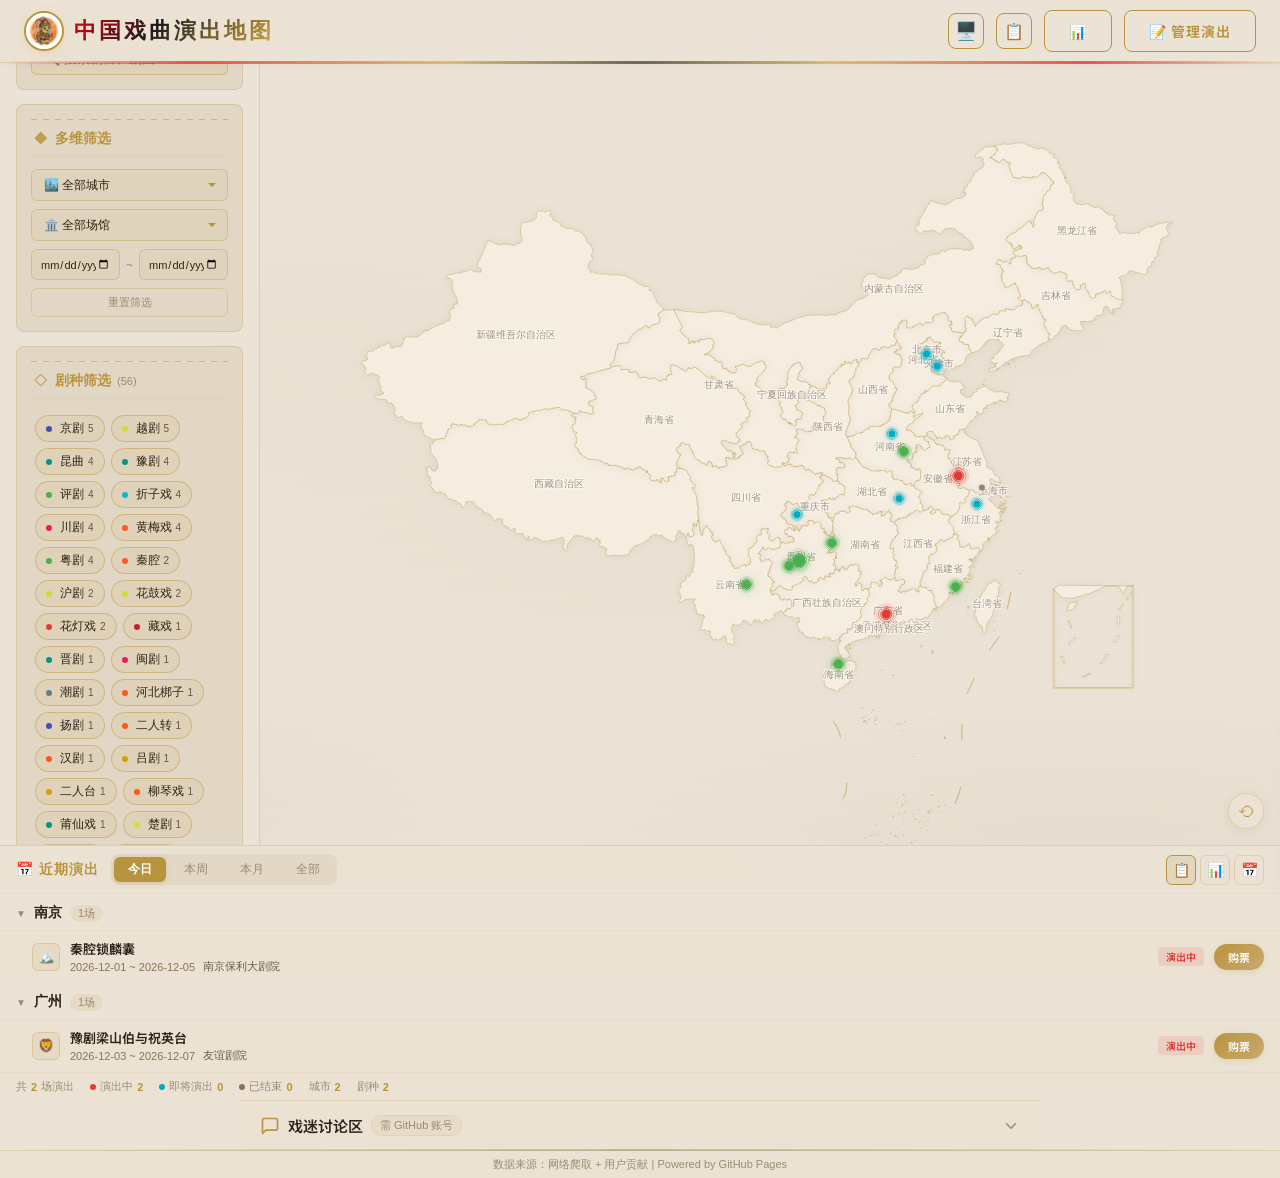
<file: index.html>
<!DOCTYPE html>
<html lang="zh-CN">
<head>
    <meta charset="UTF-8">
    <meta name="viewport" content="width=device-width, initial-scale=1.0, maximum-scale=5.0, minimum-scale=0.25, user-scalable=yes, viewport-fit=cover, shrink-to-fit=no">
    <meta http-equiv="X-UA-Compatible" content="IE=edge">
    <meta name="mobile-web-app-capable" content="yes">
    <meta name="apple-mobile-web-app-capable" content="yes">
    <meta name="apple-mobile-web-app-status-bar-style" content="black-translucent">
    <meta name="apple-mobile-web-app-title" content="戏曲地图">
    <meta name="format-detection" content="telephone=no">
    <meta name="theme-color" content="#E8DFD0" media="(prefers-color-scheme: light)">
    <meta name="theme-color" content="#1a1a2e" media="(prefers-color-scheme: dark)">
    <title>中国戏曲演出地图</title>
    <!-- 字体加载优化：预连接 + 系统字体优先 -->
    <link rel="preconnect" href="https://fonts.googleapis.com" crossorigin>
    <link rel="preconnect" href="https://fonts.gstatic.com" crossorigin>
    <style>
      /* 本地系统字体优先，Noto Sans SC 作为可选增强 */
      @font-face {
        font-family: 'Noto Sans SC';
        font-style: normal;
        font-weight: 400;
        font-display: swap;
        src: local('Noto Sans SC'), local('NotoSansSC-Regular'),
             url(https://fonts.googleapis.com/css2?family=Noto+Sans+SC:wght@400&display=swap) format('woff2');
      }
      @font-face {
        font-family: 'Noto Sans SC';
        font-style: normal;
        font-weight: 500;
        font-display: swap;
        src: local('Noto Sans SC'), local('NotoSansSC-Medium'),
             url(https://fonts.googleapis.com/css2?family=Noto+Sans+SC:wght@500&display=swap) format('woff2');
      }
      @font-face {
        font-family: 'Noto Sans SC';
        font-style: normal;
        font-weight: 700;
        font-display: swap;
        src: local('Noto Sans SC'), local('NotoSansSC-Bold'),
             url(https://fonts.googleapis.com/css2?family=Noto+Sans+SC:wght@700&display=swap) format('woff2');
      }
    </style>
    <!-- 异步加载 Google Fonts CSS（不阻塞渲染） -->
    <link rel="stylesheet" href="https://fonts.googleapis.com/css2?family=Noto+Sans+SC:wght@400;500;700&display=swap" media="print" onload="this.media='all';this.onload=null">
    <noscript><link rel="stylesheet" href="https://fonts.googleapis.com/css2?family=Noto+Sans+SC:wght@400;500;700&display=swap"></noscript>
    <link rel="stylesheet" href="css/style.css">
    <!-- ECharts: 本地优先，多CDN fallback，VPN开关都能用 -->
    <script>
    (function() {
        var CDN_SOURCES = [
            'js/echarts.min.js',
            'https://cdn.jsdelivr.net/npm/echarts@5.4.3/dist/echarts.min.js',
            'https://unpkg.com/echarts@5.4.3/dist/echarts.min.js',
            'https://cdnjs.cloudflare.com/ajax/libs/echarts/5.4.3/echarts.min.js'
        ];
        function tryLoad(idx) {
            if (idx >= CDN_SOURCES.length) { console.error('[ECharts] 所有CDN源加载失败'); return; }
            var s = document.createElement('script');
            s.src = CDN_SOURCES[idx];
            s.onload = function() { console.log('[ECharts] 加载成功: ' + CDN_SOURCES[idx]); };
            s.onerror = function() { console.warn('[ECharts] 加载失败: ' + CDN_SOURCES[idx]); tryLoad(idx + 1); };
            document.head.appendChild(s);
        }
        tryLoad(0);
    })();
    </script>
    <!-- 跨浏览器 Polyfill（必须在所有 JS 之前加载） -->
    <script src="js/polyfill.js"></script>
</head>
<body>
    <!-- 导航栏 -->
    <nav class="navbar">
        <div class="navbar-brand">
            <img class="navbar-logo" src="img/logo.png" alt="唱戏的小乌龟">
            <span class="navbar-title">中国戏曲演出地图</span>
        </div>
        <div class="navbar-actions">
            <button class="theme-btn" id="themeBtn" title="切换主题">🌓</button>
            <button class="log-btn" id="logBtn" title="查看日志">📋</button>
            <a href="data-quality.html" class="btn btn-outline" title="数据质量">📊</a>
            <button class="mobile-panel-btn" id="mobilePanelBtn" title="面板">☰</button>
            <a href="admin.html" class="btn btn-outline">📝 管理演出</a>
        </div>
    </nav>

    <!-- 移动端面板遮罩 -->
    <div class="panel-overlay" id="panelOverlay"></div>

    <div class="main-container">
        <!-- 左侧面板 -->
        <aside class="side-panel" id="sidePanel">
            <div class="panel-close-btn" id="panelCloseBtn" title="关闭面板">✕</div>

            <!-- 关键词搜索 -->
            <div class="panel-card">
                <div class="search-box">
                    <input type="text" id="searchInput" class="search-input" placeholder="🔍 搜索剧目、剧团...">
                    <button class="search-clear" id="searchClear" style="display:none" title="清除">✕</button>
                </div>
            </div>

            <!-- 多维筛选 -->
            <div class="panel-card">
                <h3><span class="panel-icon">◆</span> 多维筛选</h3>
                <div class="filter-row">
                    <select id="filterCity" class="filter-select">
                        <option value="">🏙️ 全部城市</option>
                    </select>
                </div>
                <div class="filter-row">
                    <select id="filterVenue" class="filter-select">
                        <option value="">🏛️ 全部场馆</option>
                    </select>
                </div>
                <div class="filter-row filter-date-row">
                    <input type="date" id="filterDateFrom" class="filter-date" placeholder="开始日期">
                    <span class="filter-date-sep">~</span>
                    <input type="date" id="filterDateTo" class="filter-date" placeholder="结束日期">
                </div>
                <button class="filter-reset-btn" id="filterResetBtn">重置筛选</button>
                <div class="filter-active-tags" id="filterActiveTags"></div>
            </div>

            <!-- 剧种筛选 -->
            <div class="panel-card">
                <h3><span class="panel-icon">◇</span> 剧种筛选 <span class="panel-badge" id="genreCount"></span></h3>
                <div class="genre-tags" id="genreTags"></div>
            </div>

            <!-- 图例说明 -->
            <div class="panel-card">
                <h3><span class="panel-icon">▣</span> 图例说明</h3>
                <div class="legend-item"><span class="legend-dot red"></span><div><strong>正在演出</strong><small>进行中</small></div></div>
                <div class="legend-item"><span class="legend-dot yellow"></span><div><strong>即将演出</strong><small>已排期</small></div></div>
                <div class="legend-item"><span class="legend-dot black"></span><div><strong>已结束</strong><small>3天后消失</small></div></div>
            </div>

            <!-- 演出状态 -->
            <div class="panel-card">
                <h3><span class="panel-icon">◎</span> 演出状态</h3>
                <label class="filter-tag active"><input type="checkbox" checked data-filter="all"> 全部</label>
                <label class="filter-tag active"><input type="checkbox" checked data-filter="live"> 演出中</label>
                <label class="filter-tag active"><input type="checkbox" checked data-filter="upcoming"> 即将演出</label>
                <label class="filter-tag active"><input type="checkbox" checked data-filter="ended"> 已结束</label>
            </div>

            <!-- 数据来源 -->
            <div class="panel-card">
                <h3><span class="panel-icon">▪</span> 数据来源</h3>
                <label class="filter-tag source-tag"><input type="checkbox" data-filter="manual"> 👤 个人添加</label>
            </div>

            <!-- 演出统计 + 图表看板 -->
            <div class="panel-card">
                <h3><span class="panel-icon">▤</span> 演出统计</h3>
                <div class="stat-grid">
                    <div class="stat-item"><span class="stat-num red" id="sLive">0</span><span class="stat-label">演出中</span></div>
                    <div class="stat-item"><span class="stat-num yellow" id="sUpcoming">0</span><span class="stat-label">即将开始</span></div>
                    <div class="stat-item"><span class="stat-num gray" id="sEnded">0</span><span class="stat-label">已结束</span></div>
                    <div class="stat-item"><span class="stat-num" id="sTotal">0</span><span class="stat-label">总计</span></div>
                </div>
                <div class="stat-chart-row">
                    <div class="stat-mini-chart" id="statCityChart"></div>
                    <div class="stat-mini-chart" id="statGenreChart"></div>
                </div>
            </div>

            <!-- 用户贡献 -->
            <div class="panel-card panel-card-contribute">
                <h3><span class="panel-icon">✎</span> 参与贡献</h3>
                <p class="contribute-desc">数据来源：网络爬取 + 用户贡献</p>
                <div class="contribute-btns">
                    <a href="admin.html" class="contribute-btn contribute-btn-add">＋ 添加演出</a>
                    <button class="contribute-btn contribute-btn-report" id="contributeReportBtn">⚠ 报错/纠错</button>
                </div>
            </div>
        </aside>

        <!-- 地图区域 -->
        <section class="map-section" id="mapSection">
            <div class="loading-overlay" id="loading">
                <div class="loading-spinner"></div>
                <p>正在加载中国地图数据...</p>
            </div>
            <div class="error-overlay" id="error">
                <h2>⚠️ 加载失败</h2>
                <p id="errorMsg"></p>
            </div>
            <div id="mapChart"></div>
            <div class="map-zoom-hint" id="zoomHint">🖱️ 滚轮缩放 · 拖拽平移</div>
            <button class="map-reset-btn" id="mapResetBtn" title="回中">⟲</button>
        </section>
    </div>

    <!-- 底部演出条（重构版） -->
    <div class="perf-bar-v2" id="perfBarV2">
        <!-- 顶部：时间筛选器 -->
        <div class="perf-bar-v2-header">
            <span class="perf-bar-v2-title">📅 近期演出</span>
            <div class="perf-bar-v2-tabs" id="perfTimeTabs">
                <button class="pbt-tab active" data-tab="today">今日</button>
                <button class="pbt-tab" data-tab="week">本周</button>
                <button class="pbt-tab" data-tab="month">本月</button>
                <button class="pbt-tab" data-tab="all">全部</button>
            </div>
            <div class="perf-bar-v2-actions">
                <button class="pbt-view-btn active" data-view="group" id="pbtViewGroup" title="分组视图">📋</button>
                <button class="pbt-view-btn" data-view="table" id="pbtViewTable" title="表格视图">📊</button>
                <button class="pbt-view-btn" data-view="calendar" id="pbtViewCal" title="日历视图">📅</button>
            </div>
        </div>
        <!-- 中部：按城市分组的内容区 -->
        <div class="perf-bar-v2-body" id="perfBarV2Body">
            <!-- 分组视图 -->
            <div class="pbt-view pbt-view-group" id="pbtViewGroupContent"></div>
            <!-- 表格视图 -->
            <div class="pbt-view pbt-view-table" id="pbtViewTableContent" style="display:none"></div>
            <!-- 日历视图 -->
            <div class="pbt-view pbt-view-calendar" id="pbtViewCalContent" style="display:none"></div>
        </div>
        <!-- 底部：统计条 -->
        <div class="perf-bar-v2-stats" id="perfBarV2Stats"></div>
    </div>

    <!-- 讨论区面板（基于 Giscus - GitHub Discussions 评论系统） -->
    <div class="discuss-panel" id="discussionPanel">
        <div class="discuss-header" id="discussionHeader">
            <div class="discuss-header-left">
                <svg class="discuss-header-icon" viewBox="0 0 24 24" fill="none" stroke="currentColor" stroke-width="2" stroke-linecap="round" stroke-linejoin="round">
                    <path d="M21 15a2 2 0 0 1-2 2H7l-4 4V5a2 2 0 0 1 2-2h14a2 2 0 0 1 2 2z"/>
                </svg>
                <span class="discuss-header-title">戏迷讨论区</span>
                <span class="discuss-header-badge">需 GitHub 账号</span>
            </div>
            <svg class="discuss-arrow" viewBox="0 0 24 24" fill="none" stroke="currentColor" stroke-width="2" stroke-linecap="round" stroke-linejoin="round">
                <polyline points="6 9 12 15 18 9"/>
            </svg>
        </div>
        <div class="discuss-body">
            <div id="giscus-container" class="giscus-wrapper">
                <div class="discuss-empty">展开后加载讨论区...</div>
            </div>
        </div>
    </div>

    <footer class="footer">
        数据来源：网络爬取 + 用户贡献 | Powered by GitHub Pages
    </footer>

    <!-- 悬浮提示 -->
    <div class="info-tooltip" id="tooltip"></div>

    <!-- 演出详情浮层 -->
    <div class="perf-detail-overlay" id="perfDetailOverlay">
        <div class="perf-detail-card" id="perfDetailCard">
            <div class="pd-header">
                <h2 class="pd-name" id="pdName"></h2>
                <button class="pd-close-btn" id="pdCloseBtn">✕</button>
            </div>
            <div class="pd-body" id="pdBody"></div>
            <!-- 分享按钮 -->
            <div class="pd-share" id="pdShare">
                <span class="pd-share-label">分享到：</span>
                <button class="pd-share-btn wechat" onclick="window._sharePerf('wechat')" title="微信">
                    <svg viewBox="0 0 24 24" fill="currentColor"><path d="M8.691 2.188C3.891 2.188 0 5.476 0 9.53c0 2.212 1.17 4.203 3.002 5.55a.59.59 0 0 1 .213.665l-.39 1.48c-.019.07-.048.141-.048.213 0 .163.13.295.29.295a.326.326 0 0 0 .167-.054l1.903-1.114a.864.864 0 0 1 .717-.098 10.16 10.16 0 0 0 2.837.403c.276 0 .543-.027.811-.05-.857-2.578.157-4.972 1.932-6.446 1.703-1.415 3.882-1.98 5.853-1.838-.576-3.583-4.196-6.348-8.596-6.348zM5.785 5.991c.642 0 1.162.529 1.162 1.18a1.17 1.17 0 0 1-1.162 1.178A1.17 1.17 0 0 1 4.623 7.17c0-.651.52-1.18 1.162-1.18zm5.813 0c.642 0 1.162.529 1.162 1.18a1.17 1.17 0 0 1-1.162 1.178 1.17 1.17 0 0 1-1.162-1.178c0-.651.52-1.18 1.162-1.18zm5.34 2.867c-1.797-.052-3.746.512-5.28 1.786-1.72 1.428-2.687 3.72-1.78 6.22.942 2.453 3.666 4.229 6.884 4.229.826 0 1.622-.12 2.361-.336a.722.722 0 0 1 .598.082l1.584.926a.272.272 0 0 0 .14.047c.134 0 .24-.111.24-.247 0-.06-.023-.12-.038-.177l-.327-1.233a.582.582 0 0 1-.023-.156.49.49 0 0 1 .201-.398C23.024 18.48 24 16.82 24 14.98c0-3.21-2.931-5.952-7.062-6.122zm-2.18 2.769c.535 0 .969.44.969.982a.976.976 0 0 1-.969.983.976.976 0 0 1-.969-.983c0-.542.434-.982.97-.982zm4.844 0c.535 0 .969.44.969.982a.976.976 0 0 1-.969.983.976.976 0 0 1-.969-.983c0-.542.434-.982.97-.982z"/></svg>
                </button>
                <button class="pd-share-btn weibo" onclick="window._sharePerf('weibo')" title="微博">
                    <svg viewBox="0 0 24 24" fill="currentColor"><path d="M10.098 20.323c-3.977.391-7.414-1.406-7.672-4.02-.259-2.609 2.759-5.047 6.74-5.441 3.979-.394 7.413 1.404 7.671 4.018.259 2.6-2.759 5.049-6.739 5.443zm-1.937-2.655c-.504.984-1.83 1.678-2.963 1.548-1.132-.13-1.643-1.055-1.138-2.04.504-.983 1.83-1.677 2.963-1.547 1.132.13 1.643 1.055 1.138 2.039zm2.59-2.999c-.18.346-.727.612-1.224.594-.497-.018-.755-.291-.575-.638.18-.346.726-.612 1.224-.594.497.018.755.291.575.638zM20.033 7.03c1.596 1.602 1.596 4.196 0 5.797-.27.27-.568.485-.882.646.126-.793-.068-1.67-.594-2.39l-.035-.045c-1.07-1.535-2.85-2.327-4.714-2.295-1.87.032-3.58.858-4.76 2.217-.309.356-.554.744-.72 1.15l-.05.13c-.146-.44-.218-.903-.218-1.368v-.071c0-1.41.566-2.77 1.598-3.77 1.596-1.603 4.196-1.603 5.797 0l.558.558.558-.558z"/></svg>
                </button>
                <button class="pd-share-btn qq" onclick="window._sharePerf('qq')" title="QQ">
                    <svg viewBox="0 0 24 24" fill="currentColor"><path d="M12.003 21.61c-2.523 0-4.566-2.043-4.566-4.566v-.855c-.858-.397-1.527-1.047-1.91-1.838-.383-.79-.45-1.67-.18-2.5.332-1.02 1.072-1.84 2.03-2.277.958-.436 2.06-.453 3.04-.049l.017.007c.23-.108.49-.195.765-.26.176-.04.356-.07.54-.09.153-.016.31-.024.468-.024h.2c.157 0 .31.008.464.025.186.02.367.05.544.09.275.065.534.152.764.26l.018-.008c.98-.404 2.082-.387 3.04.05.958.437 1.698 1.256 2.03 2.276.27.83.203 1.71-.18 2.5-.383.791-1.052 1.44-1.91 1.838v.855c0 2.523-2.044 4.566-4.566 4.566z"/></svg>
                </button>
                <button class="pd-share-btn copy" onclick="window._sharePerf('copy')" title="复制链接">
                    <svg viewBox="0 0 24 24" fill="none" stroke="currentColor" stroke-width="2" stroke-linecap="round" stroke-linejoin="round"><rect x="9" y="9" width="13" height="13" rx="2" ry="2"/><path d="M5 15H4a2 2 0 0 1-2-2V4a2 2 0 0 1 2-2h9a2 2 0 0 1 2 2v1"/></svg>
                </button>
            </div>
            <!-- 观众评论（基于 Giscus） -->
            <div class="pd-reviews" id="pdReviews">
                <div class="pd-review-header">
                    <h3 class="pd-review-title">观众评价</h3>
                    <span class="pd-review-subtitle">需 GitHub 账号登录评论</span>
                </div>
                <div id="pd-giscus-container" class="giscus-wrapper">
                    <div class="pd-review-empty">评论加载中...</div>
                </div>
            </div>
            <div class="pd-footer">
                <button class="pd-btn pd-btn-locate" id="pdBtnLocate">
                    <svg viewBox="0 0 24 24" fill="none" stroke="currentColor" stroke-width="2" stroke-linecap="round" stroke-linejoin="round"><circle cx="12" cy="10" r="3"/><path d="M12 2v4m0 12v4m-7.9-5.1L6 15m12.1-2.1L18 15M2 12h4m12 0h4"/></svg>
                    地图定位
                </button>
                <button class="pd-btn pd-btn-search" id="pdBtnSearch">
                    <svg viewBox="0 0 24 24" fill="none" stroke="currentColor" stroke-width="2" stroke-linecap="round" stroke-linejoin="round"><circle cx="11" cy="11" r="8"/><line x1="21" y1="21" x2="16.65" y2="16.65"/></svg>
                    搜索演出
                </button>
                <button class="pd-btn pd-btn-close" id="pdBtnClose">关闭</button>
            </div>
        </div>
    </div>

    <!-- 报错/纠错浮层 -->
    <div class="report-overlay" id="reportOverlay">
        <div class="report-card">
            <div class="report-header">
                <h3>⚠ 报错 / 纠错</h3>
                <button class="report-close-btn" id="reportCloseBtn">✕</button>
            </div>
            <div class="report-body">
                <div class="report-field">
                    <label>演出名称（选填）</label>
                    <input type="text" id="reportName" class="report-input" placeholder="例如：京剧《贵妃醉酒》">
                </div>
                <div class="report-field">
                    <label>问题类型</label>
                    <select id="reportType" class="report-select">
                        <option value="wrong_info">信息有误</option>
                        <option value="outdated">演出已过期/取消</option>
                        <option value="duplicate">重复条目</option>
                        <option value="missing">缺少演出信息</option>
                        <option value="other">其他问题</option>
                    </select>
                </div>
                <div class="report-field">
                    <label>问题描述 <span class="required">*</span></label>
                    <textarea id="reportDesc" class="report-textarea" rows="4" placeholder="请详细描述问题..." maxlength="500"></textarea>
                    <span class="report-count" id="reportDescCount">0/500</span>
                </div>
                <button class="report-submit-btn" id="reportSubmitBtn">提交反馈</button>
                <p class="report-note">感谢您的反馈，我们会尽快核实处理。</p>
            </div>
        </div>
    </div>

    <!-- 日志面板 -->
    <div class="log-panel-overlay" id="logOverlay"></div>
    <div class="log-panel" id="logPanel">
        <div class="log-panel-header">
            <h3>📋 运行日志</h3>
            <div class="log-panel-actions">
                <button class="log-action-btn" id="logExport" title="导出日志">📥</button>
                <button class="log-action-btn" id="logClear" title="清空日志">🗑️</button>
                <button class="log-action-btn" id="logClose" title="关闭">✕</button>
            </div>
        </div>
        <div class="log-panel-stats" id="logStats"></div>
        <div class="log-panel-list" id="logList"></div>
    </div>

    <!-- 运行时配置（CI 构建时注入） -->
    <script>
        window.__OPERA_CONFIG__ = {
            // 管理员密码 SHA256 hash（CI 构建时注入真实值，默认占位符）
            adminPasswordHash: '__ADMIN_PASSWORD_HASH_PLACEHOLDER__',
            // Giscus 配置
            giscus: {
                repo: 'chenyipeng2b/China-Chinese-Opera-Performance-Map',
                repoId: '__GISCUS_REPO_ID_PLACEHOLDER__',
                category: 'General',
                categoryId: '__GISCUS_CATEGORY_ID_PLACEHOLDER__'
            }
        };
    </script>
    <script src="js/log.js"></script>
    <script src="js/theme.js"></script>
    <script>
        // 初始化主题管理器
        ThemeManager.init();
    </script>
    <script src="js/discuss.js"></script>
    <script src="js/data-quality.js"></script>
    <script src="js/main.js"></script>
    <!-- Giscus 评论系统 -->
    <script>
    (function() {
        'use strict';
        var config = window.__OPERA_CONFIG__ || {};
        var giscusLoaded = false;
        var currentGiscusTerm = '';

        function getTheme() {
            return (window.ThemeManager && window.ThemeManager.isDark && window.ThemeManager.isDark()) ? 'dark' : 'light';
        }

        function loadGiscus(containerId, term) {
            var container = document.getElementById(containerId);
            if (!container || giscusLoaded) return;
            
            // 如果 term 相同，跳过重复加载
            if (currentGiscusTerm === term && document.querySelector('#' + containerId + ' .giscus')) {
                return;
            }
            
            currentGiscusTerm = term;
            container.innerHTML = '';
            
            var script = document.createElement('script');
            script.src = 'https://giscus.app/client.js';
            script.setAttribute('data-repo', config.giscus.repo);
            script.setAttribute('data-repo-id', config.giscus.repoId);
            script.setAttribute('data-category', config.giscus.category);
            script.setAttribute('data-category-id', config.giscus.categoryId);
            script.setAttribute('data-mapping', 'specific');
            script.setAttribute('data-term', term);
            script.setAttribute('data-reactions-enabled', '1');
            script.setAttribute('data-emit-metadata', '0');
            script.setAttribute('data-input-position', 'top');
            script.setAttribute('data-theme', getTheme());
            script.setAttribute('data-lang', 'zh-CN');
            script.setAttribute('data-loading', 'lazy');
            script.setAttribute('crossorigin', 'anonymous');
            script.async = true;
            container.appendChild(script);
            giscusLoaded = true;
        }

        function loadDiscussGiscus() {
            // 讨论区用 "opera-discuss" 作为 mapping term
            loadGiscus('giscus-container', 'opera-discuss');
        }

        function loadPerfDetailGiscus(perfName, venue) {
            // 演出详情用 "perf-{演出名}" 作为 mapping term
            var term = 'perf-' + ((perfName || '') + '-' + (venue || '')).replace(/[^a-zA-Z0-9\u4e00-\u9fa5]/g, '-').substring(0, 80);
            loadGiscus('pd-giscus-container', term);
        }

        // 监听讨论区展开事件
        var discussHeader = document.getElementById('discussionHeader');
        if (discussHeader) {
            discussHeader.addEventListener('click', function() {
                setTimeout(function() {
                    if (document.getElementById('discussionPanel').classList.contains('open')) {
                        loadDiscussGiscus();
                    }
                }, 300);
            });
        }

        // 监听主题切换，刷新 Giscus
        window.addEventListener('themechange', function() {
            var theme = getTheme();
            var iframe = document.querySelector('.giscus-frame') || document.querySelector('iframe[src*="giscus"]');
            if (iframe && iframe.contentWindow) {
                iframe.contentWindow.postMessage({ giscus: { setConfig: { theme: theme } } }, 'https://giscus.app');
            }
        });

        // 暴露到全局，供 main.js 调用
        window._loadPerfGiscus = loadPerfDetailGiscus;
        window._loadDiscussGiscus = loadDiscussGiscus;
    })();
    </script>
</body>
</html>
</file>
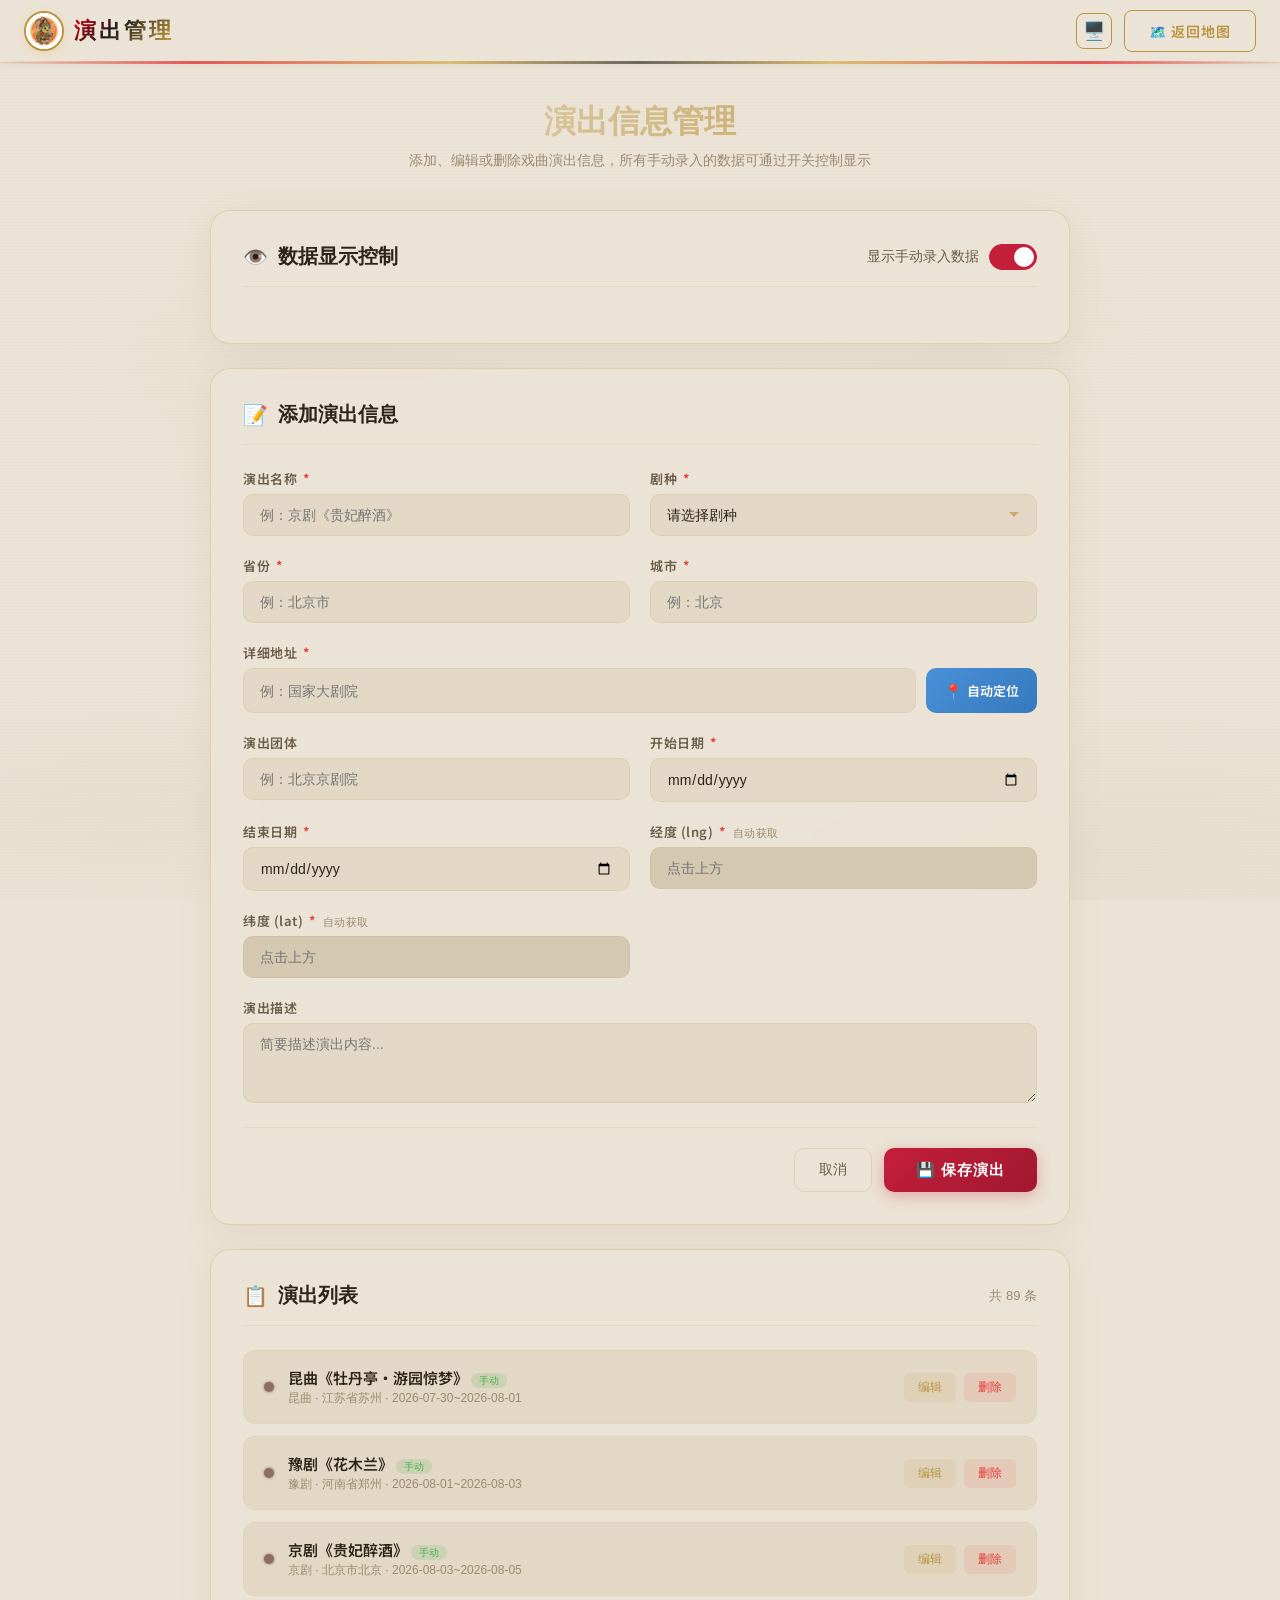
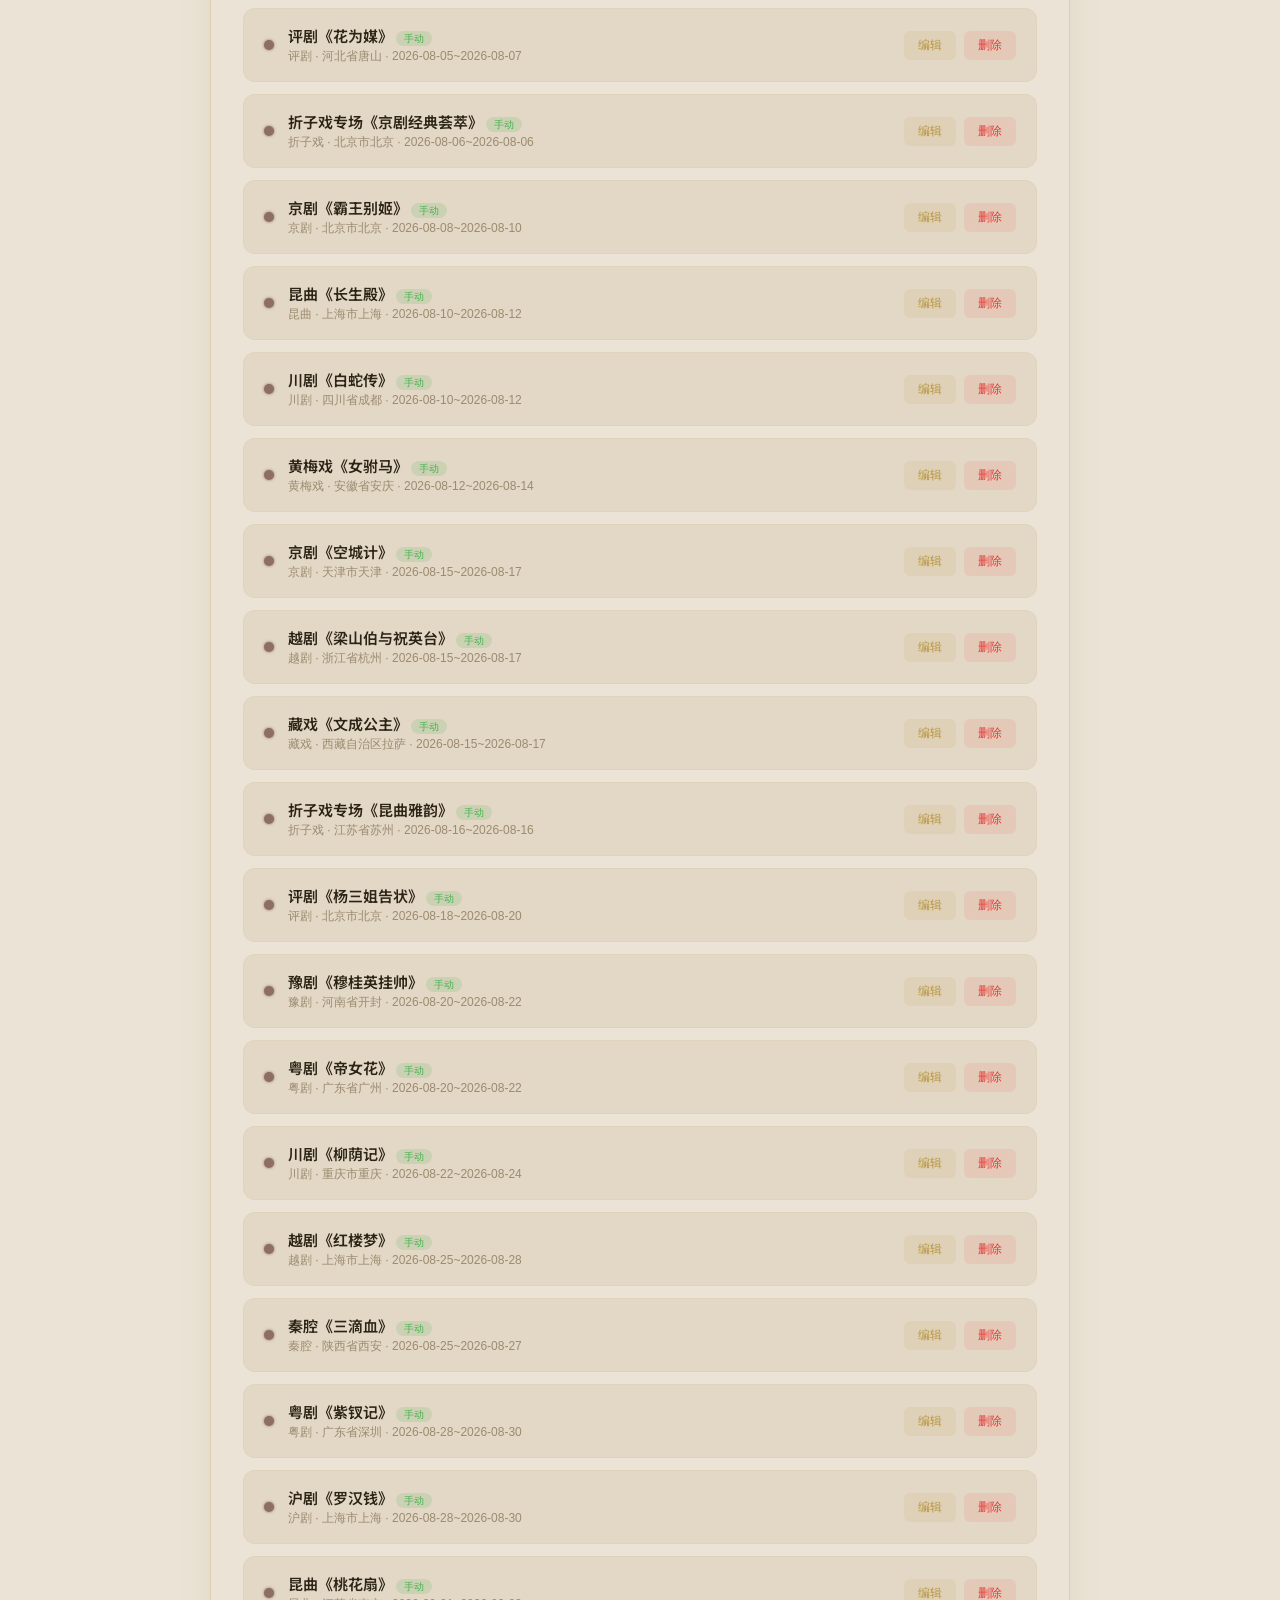
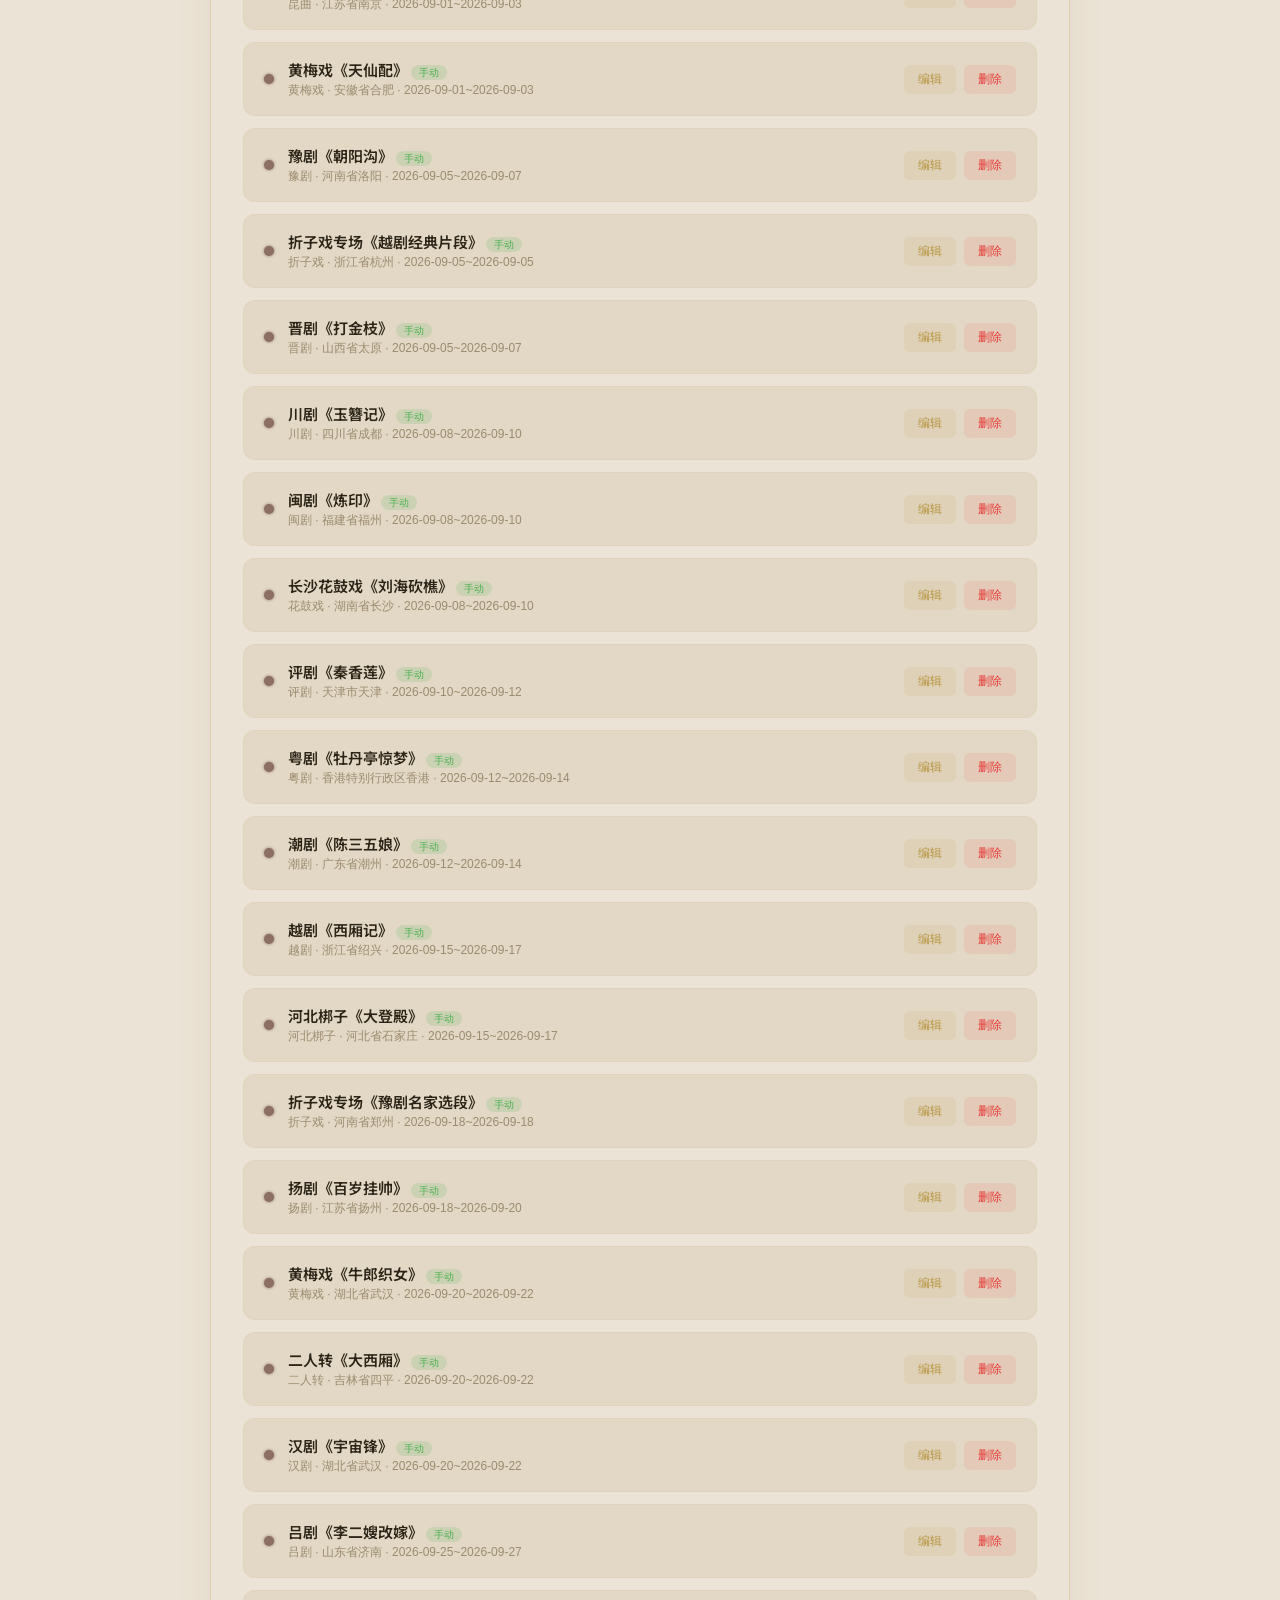
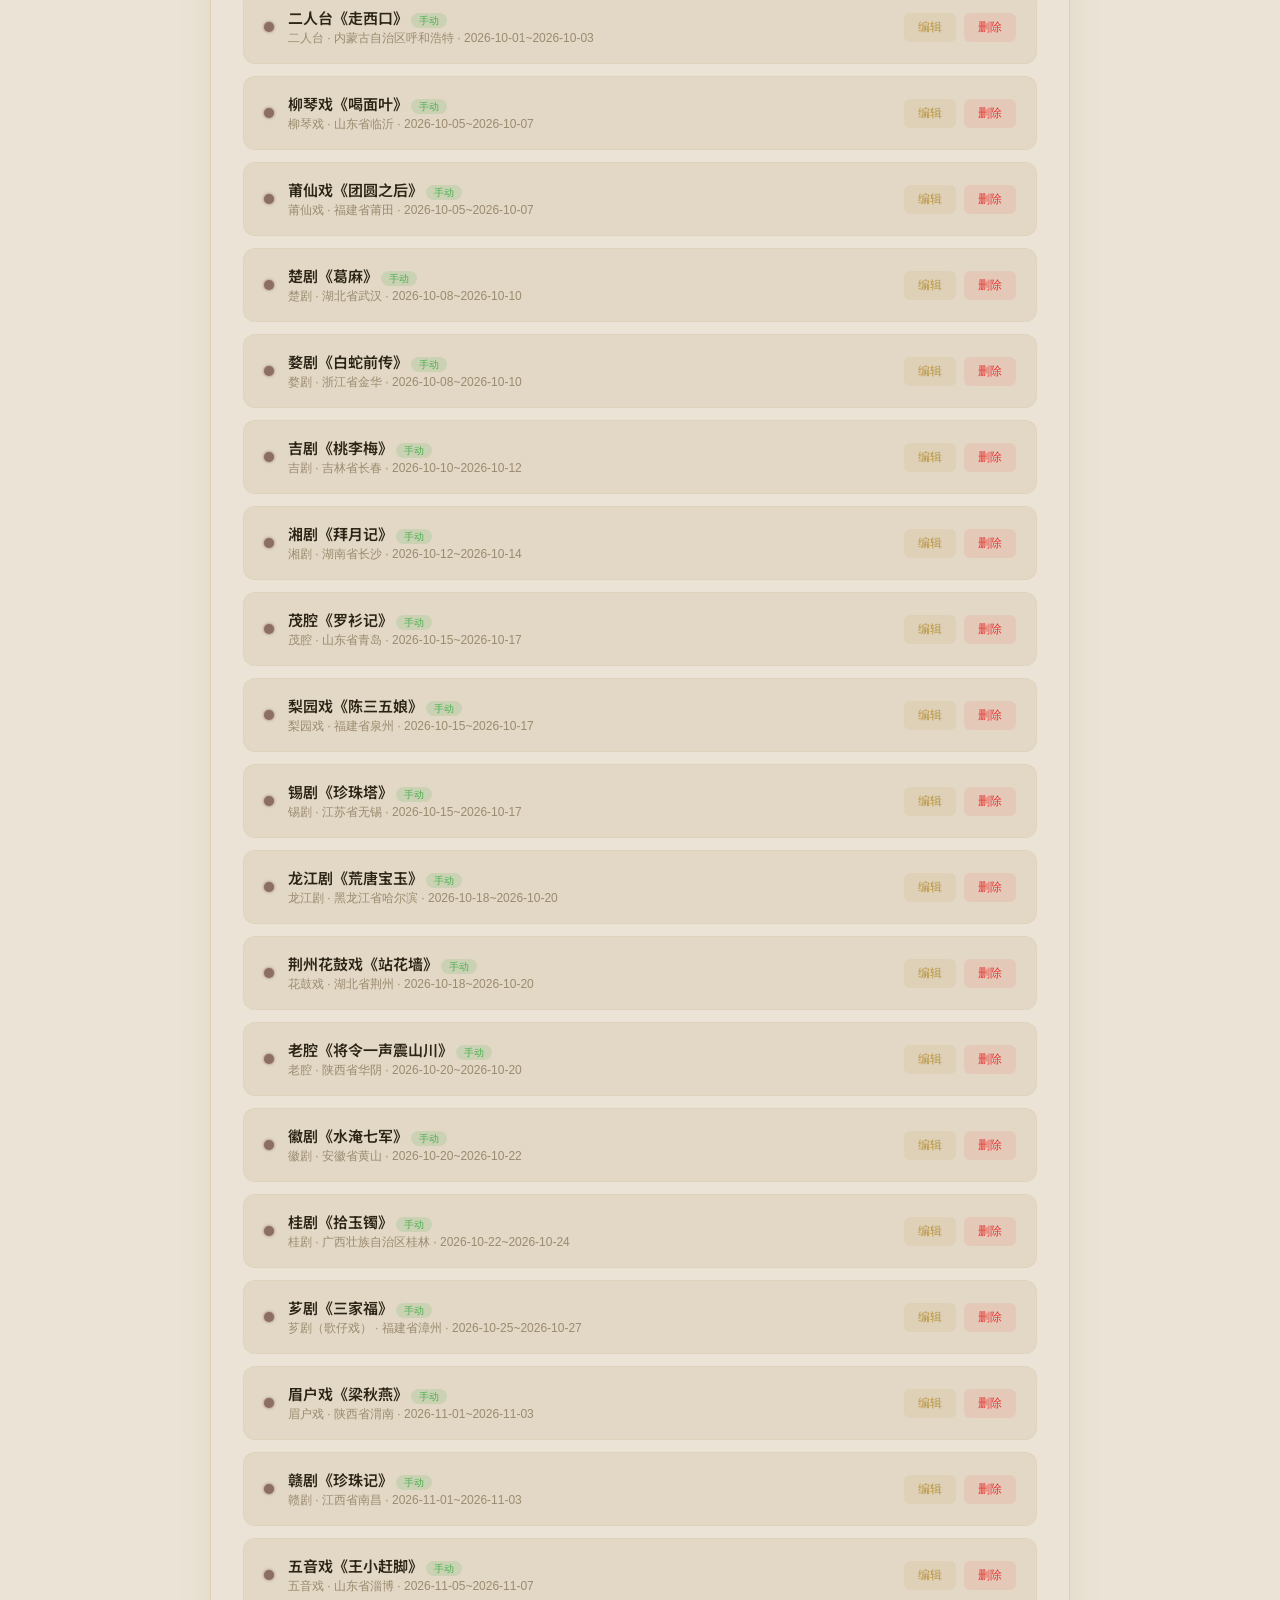
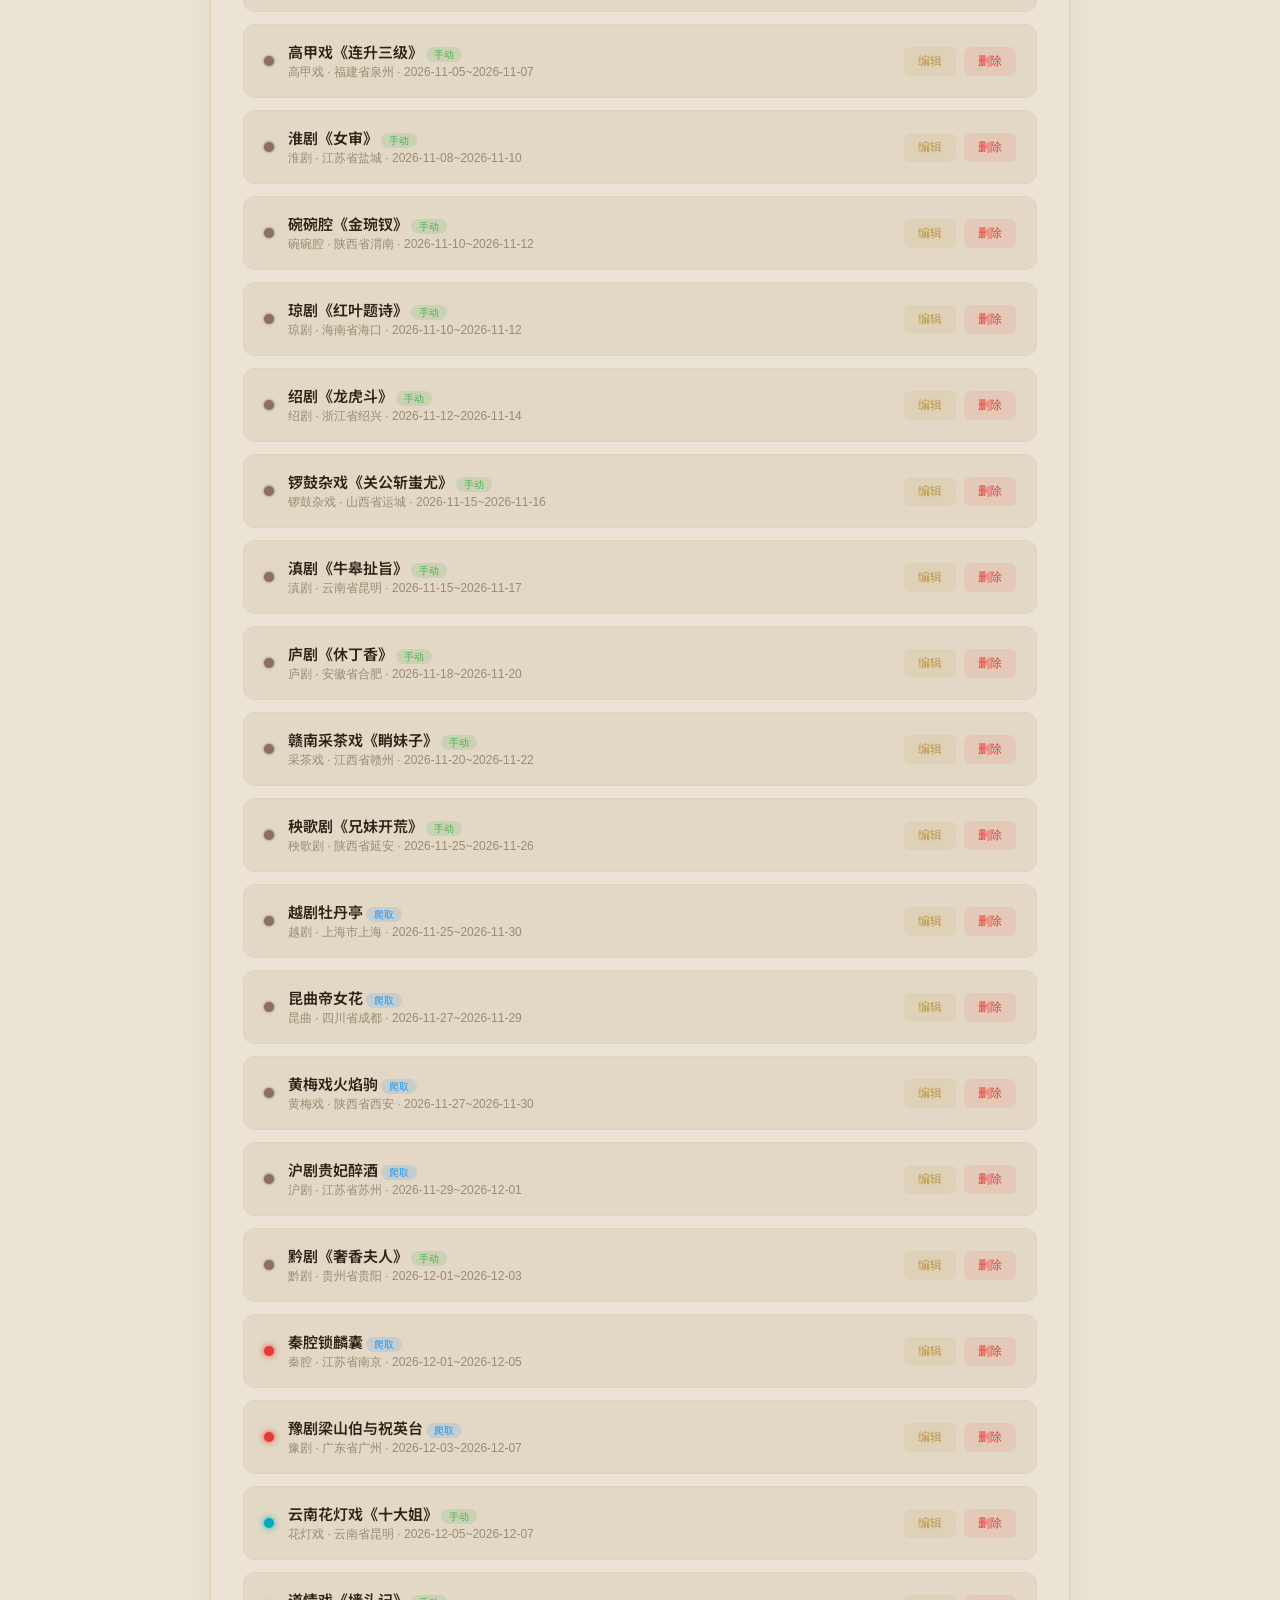
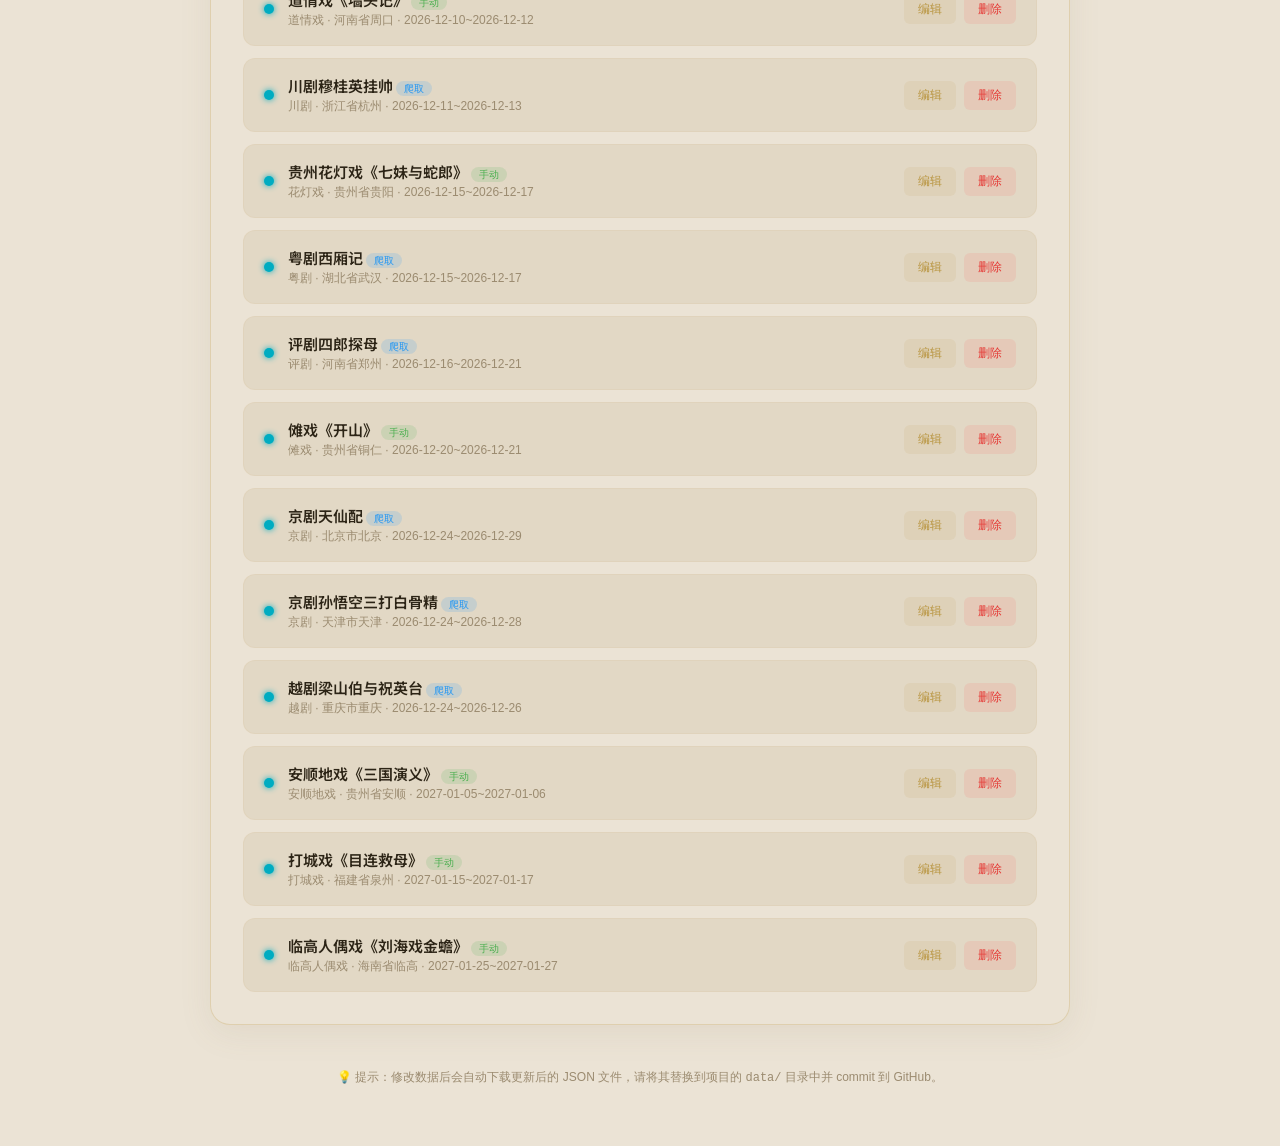
<file: admin.html>
<!DOCTYPE html>
<html lang="zh-CN">
<head>
  <meta charset="UTF-8">
  <meta name="viewport" content="width=device-width, initial-scale=1.0">
  <title>演出管理 - 中国戏曲演出地图</title>
  <!-- 字体加载优化：预连接 + font-display: swap + 延迟加载 -->
  <link rel="preconnect" href="https://fonts.googleapis.com" crossorigin>
  <link rel="preconnect" href="https://fonts.gstatic.com" crossorigin>
  <!-- 系统字体优先，Noto Sans SC 作为增强字体异步加载 -->
  <style>
    /* 本地系统字体优先，Noto Sans SC 作为可选增强 */
    @font-face {
      font-family: 'Noto Sans SC';
      font-style: normal;
      font-weight: 400;
      font-display: swap;
      src: local('Noto Sans SC'), local('NotoSansSC-Regular'),
           url(https://fonts.googleapis.com/css2?family=Noto+Sans+SC:wght@400&display=swap) format('woff2');
    }
    @font-face {
      font-family: 'Noto Sans SC';
      font-style: normal;
      font-weight: 500;
      font-display: swap;
      src: local('Noto Sans SC'), local('NotoSansSC-Medium'),
           url(https://fonts.googleapis.com/css2?family=Noto+Sans+SC:wght@500&display=swap) format('woff2');
    }
    @font-face {
      font-family: 'Noto Sans SC';
      font-style: normal;
      font-weight: 700;
      font-display: swap;
      src: local('Noto Sans SC'), local('NotoSansSC-Bold'),
           url(https://fonts.googleapis.com/css2?family=Noto+Sans+SC:wght@700&display=swap) format('woff2');
    }
  </style>
  <!-- 异步加载 Google Fonts CSS（不阻塞渲染） -->
  <link rel="stylesheet" href="https://fonts.googleapis.com/css2?family=Noto+Sans+SC:wght@400;500;700&display=swap" media="print" onload="this.media='all';this.onload=null">
  <noscript><link rel="stylesheet" href="https://fonts.googleapis.com/css2?family=Noto+Sans+SC:wght@400;500;700&display=swap"></noscript>
  <link rel="stylesheet" href="css/style.css">
</head>
<body>
  <!-- 导航栏 -->
  <nav class="navbar">
    <div class="navbar-brand">
      <img class="navbar-logo" src="img/logo.png" alt="唱戏的小乌龟">
      <span class="navbar-title">演出管理</span>
    </div>
    <div class="navbar-actions">
      <button class="theme-btn" id="themeBtn" title="切换主题">🌓</button>
      <a href="index.html" class="btn btn-outline">🗺️ 返回地图</a>
    </div>
  </nav>

  <div class="admin-container">
    <div class="admin-header">
      <h1>演出信息管理</h1>
      <p>添加、编辑或删除戏曲演出信息，所有手动录入的数据可通过开关控制显示</p>
    </div>

    <!-- 手动数据开关 -->
    <div class="card">
      <div class="card-header">
        <div class="card-title">
          <span>👁️</span>
          数据显示控制
        </div>
        <label class="toggle-switch">
          <span class="toggle-label">显示手动录入数据</span>
          <input type="checkbox" id="manualToggle" checked>
          <span class="toggle-slider"></span>
        </label>
      </div>
    </div>

    <!-- 演出录入表单 -->
    <div class="card">
      <div class="card-header">
        <div class="card-title">
          <span>📝</span>
          <span id="formTitle">添加演出信息</span>
        </div>
      </div>
      <form id="perfForm">
        <div class="form-grid">
          <div class="form-group">
            <label class="form-label">演出名称 <span class="required">*</span></label>
            <input type="text" name="name" class="form-input" placeholder="例：京剧《贵妃醉酒》" required>
          </div>
          <div class="form-group">
            <label class="form-label">剧种 <span class="required">*</span></label>
            <select name="genre" class="form-select" required>
              <option value="">请选择剧种</option>
              <optgroup label="── 五大剧种 ──">
                <option value="京剧">京剧</option>
                <option value="豫剧">豫剧</option>
                <option value="越剧">越剧</option>
                <option value="评剧">评剧</option>
                <option value="黄梅戏">黄梅戏</option>
              </optgroup>
              <optgroup label="── 重要剧种 ──">
                <option value="昆曲">昆曲</option>
                <option value="川剧">川剧</option>
                <option value="粤剧">粤剧</option>
                <option value="秦腔">秦腔</option>
                <option value="藏戏">藏戏</option>
                <option value="汉剧">汉剧</option>
                <option value="湘剧">湘剧</option>
                <option value="晋剧">晋剧</option>
                <option value="河北梆子">河北梆子</option>
                <option value="潮剧">潮剧</option>
                <option value="梨园戏">梨园戏</option>
                <option value="莆仙戏">莆仙戏</option>
              </optgroup>
              <optgroup label="── 北方剧种 ──">
                <option value="二人台">二人台</option>
                <option value="吉剧">吉剧</option>
                <option value="龙江剧">龙江剧</option>
                <option value="眉户戏">眉户戏</option>
                <option value="碗碗腔">碗碗腔</option>
                <option value="二人转">二人转</option>
                <option value="吕剧">吕剧</option>
                <option value="柳琴戏">柳琴戏</option>
                <option value="茂腔">茂腔</option>
                <option value="五音戏">五音戏</option>
                <option value="老腔">老腔</option>
                <option value="锣鼓杂戏">锣鼓杂戏</option>
              </optgroup>
              <optgroup label="── 南方剧种 ──">
                <option value="沪剧">沪剧</option>
                <option value="闽剧">闽剧</option>
                <option value="楚剧">楚剧</option>
                <option value="赣剧">赣剧</option>
                <option value="桂剧">桂剧</option>
                <option value="琼剧">琼剧</option>
                <option value="高甲戏">高甲戏</option>
                <option value="芗剧（歌仔戏）">芗剧（歌仔戏）</option>
                <option value="绍剧">绍剧</option>
                <option value="婺剧">婺剧</option>
                <option value="淮剧">淮剧</option>
                <option value="扬剧">扬剧</option>
                <option value="锡剧">锡剧</option>
                <option value="庐剧">庐剧</option>
                <option value="徽剧">徽剧</option>
                <option value="滇剧">滇剧</option>
                <option value="黔剧">黔剧</option>
                <option value="花鼓戏">花鼓戏</option>
                <option value="采茶戏">采茶戏</option>
                <option value="花灯戏">花灯戏</option>
                <option value="秧歌剧">秧歌剧</option>
                <option value="道情戏">道情戏</option>
                <option value="傩戏">傩戏</option>
                <option value="安顺地戏">安顺地戏</option>
                <option value="打城戏">打城戏</option>
                <option value="临高人偶戏">临高人偶戏</option>
              </optgroup>
              <optgroup label="── 其他 ──">
                <option value="折子戏">折子戏</option>
                <option value="其他">其他</option>
              </optgroup>
            </select>
          </div>
          <div class="form-group">
            <label class="form-label">省份 <span class="required">*</span></label>
            <input type="text" name="province" class="form-input" placeholder="例：北京市" required>
          </div>
          <div class="form-group">
            <label class="form-label">城市 <span class="required">*</span></label>
            <input type="text" name="city" class="form-input" placeholder="例：北京" required>
          </div>
          <div class="form-group full-width">
            <label class="form-label">详细地址 <span class="required">*</span></label>
            <div class="form-input-row">
              <input type="text" name="address" class="form-input" placeholder="例：国家大剧院" required>
              <button type="button" class="btn-geocode" id="geocodeBtn" title="根据省份+城市+地址自动获取经纬度">
                <span class="geocode-icon">📍</span> 自动定位
              </button>
            </div>
          </div>
          <div class="form-group">
            <label class="form-label">演出团体</label>
            <input type="text" name="troupe" class="form-input" placeholder="例：北京京剧院">
          </div>
          <div class="form-group">
            <label class="form-label">开始日期 <span class="required">*</span></label>
            <input type="date" name="startDate" class="form-input" required>
          </div>
          <div class="form-group">
            <label class="form-label">结束日期 <span class="required">*</span></label>
            <input type="date" name="endDate" class="form-input" required>
          </div>
          <div class="form-group">
            <label class="form-label">经度 (lng) <span class="required">*</span> <span class="label-hint">自动获取</span></label>
            <input type="text" name="lng" class="form-input form-input-readonly" placeholder="点击上方"自动定位"获取" readonly>
          </div>
          <div class="form-group">
            <label class="form-label">纬度 (lat) <span class="required">*</span> <span class="label-hint">自动获取</span></label>
            <input type="text" name="lat" class="form-input form-input-readonly" placeholder="点击上方"自动定位"获取" readonly>
          </div>
          <div class="form-group full-width">
            <label class="form-label">演出描述</label>
            <textarea name="description" class="form-textarea" placeholder="简要描述演出内容..."></textarea>
          </div>
        </div>
        <div class="form-actions">
          <button type="button" class="btn-cancel" id="cancelBtn">取消</button>
          <button type="submit" class="btn-submit" id="submitBtn">💾 保存演出</button>
        </div>
      </form>
    </div>

    <!-- 演出列表 -->
    <div class="card">
      <div class="card-header">
        <div class="card-title">
          <span>📋</span>
          演出列表
        </div>
        <span style="font-size:13px;color:var(--text-muted);" id="perfCount">共 0 条</span>
      </div>
      <div class="perf-list-vertical" id="perfList">
        <div class="empty-state">
          <div class="icon">🎭</div>
          <p>加载中...</p>
        </div>
      </div>
    </div>

    <!-- 提示 -->
    <div style="text-align:center;padding:20px;color:var(--text-muted);font-size:12px;">
      <p>💡 提示：修改数据后会自动下载更新后的 JSON 文件，请将其替换到项目的 <code>data/</code> 目录中并 commit 到 GitHub。</p>
    </div>
  </div>

  <script src="js/log.js"></script>
  <script src="js/theme.js"></script>
  <script>ThemeManager.init();</script>
  <script src="js/autocomplete.js"></script>
  <script src="js/admin.js"></script>
</body>
</html>
</file>
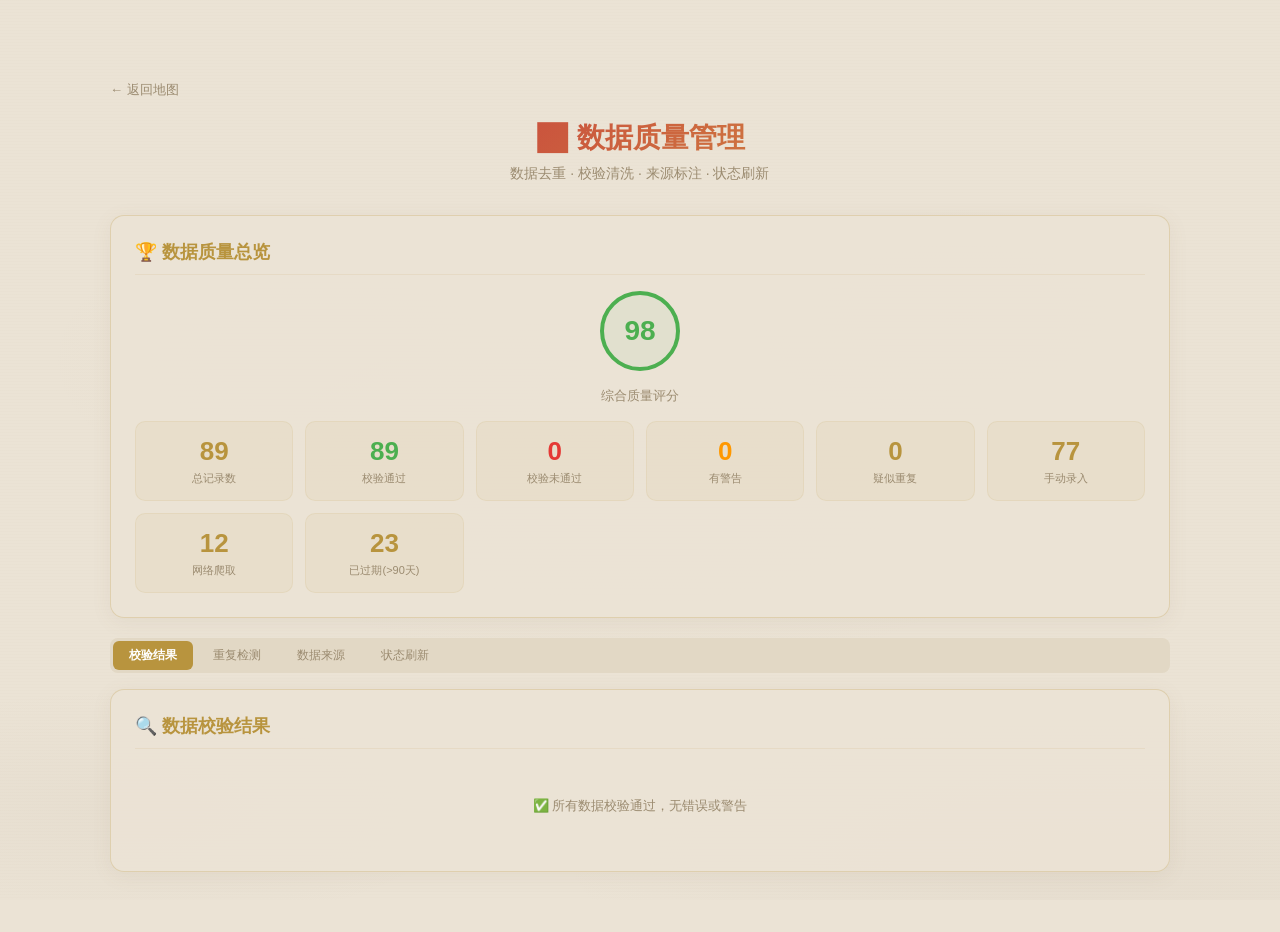
<file: data-quality.html>
<!DOCTYPE html>
<html lang="zh-CN">
<head>
    <meta charset="UTF-8">
    <meta name="viewport" content="width=device-width, initial-scale=1.0, maximum-scale=5.0, viewport-fit=cover">
    <meta http-equiv="X-UA-Compatible" content="IE=edge">
    <title>数据质量管理 - 中国戏曲演出地图</title>
    <link rel="stylesheet" href="css/style.css">
    <!-- ECharts: 本地优先，多CDN fallback，VPN开关都能用 -->
    <script>
    (function() {
        var CDN_SOURCES = [
            'js/echarts.min.js',
            'https://cdn.jsdelivr.net/npm/echarts@5.4.3/dist/echarts.min.js',
            'https://unpkg.com/echarts@5.4.3/dist/echarts.min.js',
            'https://cdnjs.cloudflare.com/ajax/libs/echarts/5.4.3/echarts.min.js'
        ];
        function tryLoad(idx) {
            if (idx >= CDN_SOURCES.length) { console.error('[ECharts] 所有CDN源加载失败'); return; }
            var s = document.createElement('script');
            s.src = CDN_SOURCES[idx];
            s.onload = function() { console.log('[ECharts] 加载成功: ' + CDN_SOURCES[idx]); };
            s.onerror = function() { console.warn('[ECharts] 加载失败: ' + CDN_SOURCES[idx]); tryLoad(idx + 1); };
            document.head.appendChild(s);
        }
        tryLoad(0);
    })();
    </script>
    <style>
        .dq-container { max-width: 1100px; margin: 0 auto; padding: 80px 20px 40px; }
        .dq-header { text-align: center; margin-bottom: 32px; }
        .dq-header h1 {
            font-size: 28px; font-weight: 700;
            background: linear-gradient(135deg, #C41E3A, #D4A843);
            -webkit-background-clip: text; -webkit-text-fill-color: transparent;
            background-clip: text;
            margin-bottom: 8px;
        }
        .dq-header p { color: var(--text-muted); font-size: 14px; }
        .dq-card {
            background: var(--glass-bg);
            border: 1px solid var(--glass-border);
            border-radius: 14px;
            padding: 24px;
            margin-bottom: 20px;
            box-shadow: 0 4px 20px rgba(139,115,85,0.08);
        }
        .dq-card h2 {
            font-size: 18px; color: var(--gold);
            margin-bottom: 16px; padding-bottom: 10px;
            border-bottom: 1px solid rgba(201,169,110,0.15);
            display: flex; align-items: center; gap: 8px;
        }
        .dq-score-circle {
            display: inline-flex; align-items: center; justify-content: center;
            width: 80px; height: 80px; border-radius: 50%;
            font-size: 28px; font-weight: 700;
            margin: 0 auto 16px;
            border: 4px solid;
        }
        .dq-score-circle.good { color: #4CAF50; border-color: #4CAF50; background: rgba(76,175,80,0.06); }
        .dq-score-circle.ok { color: #FF9800; border-color: #FF9800; background: rgba(255,152,0,0.06); }
        .dq-score-circle.bad { color: #E53935; border-color: #E53935; background: rgba(229,57,53,0.06); }
        .dq-stats-grid {
            display: grid; grid-template-columns: repeat(auto-fit, minmax(150px, 1fr));
            gap: 12px; margin-top: 16px;
        }
        .dq-stat {
            text-align: center; padding: 14px 8px;
            background: rgba(184,148,62,0.06);
            border-radius: 10px; border: 1px solid rgba(184,148,62,0.1);
        }
        .dq-stat-val { font-size: 26px; font-weight: 700; color: var(--gold); }
        .dq-stat-label { font-size: 11px; color: var(--text-muted); margin-top: 4px; }
        .dq-chart-row { display: flex; gap: 16px; flex-wrap: wrap; margin-top: 12px; }
        .dq-chart-box { flex: 1; min-width: 280px; height: 200px; }
        .dq-table { width: 100%; border-collapse: collapse; font-size: 12px; margin-top: 12px; }
        .dq-table th {
            text-align: left; padding: 8px 10px; font-weight: 600;
            color: var(--gold); border-bottom: 2px solid rgba(201,169,110,0.2);
            font-size: 11px; white-space: nowrap;
        }
        .dq-table td { padding: 7px 10px; border-bottom: 1px solid rgba(201,169,110,0.06); color: var(--text-primary); }
        .dq-table tr:hover td { background: rgba(201,169,110,0.04); }
        .dq-badge {
            display: inline-block; padding: 2px 8px; border-radius: 4px;
            font-size: 10px; font-weight: 600;
        }
        .dq-badge.error { background: rgba(229,57,53,0.12); color: #E53935; }
        .dq-badge.warn { background: rgba(255,152,0,0.12); color: #FF9800; }
        .dq-badge.ok { background: rgba(76,175,80,0.1); color: #4CAF50; }
        .dq-badge.info { background: rgba(33,150,243,0.1); color: #2196F3; }
        .dq-btn {
            padding: 10px 22px; border: 1px solid var(--glass-border); border-radius: 8px;
            background: var(--bg-secondary); color: var(--text-secondary);
            font-size: 13px; font-family: inherit; cursor: pointer;
            transition: all 0.2s; margin: 4px;
        }
        .dq-btn:hover { border-color: var(--gold); color: var(--gold); }
        .dq-btn.primary {
            background: linear-gradient(135deg, #B8943E, #C9A96E);
            color: #fff; border: none;
        }
        .dq-btn.primary:hover { opacity: 0.9; transform: translateY(-1px); }
        .dq-btn.danger:hover { border-color: #E53935; color: #E53935; }
        .dq-empty { text-align: center; padding: 32px; color: var(--text-muted); font-size: 13px; }
        .dq-back-link {
            display: inline-flex; align-items: center; gap: 6px;
            color: var(--text-muted); text-decoration: none; font-size: 13px;
            margin-bottom: 20px; transition: color 0.2s;
        }
        .dq-back-link:hover { color: var(--gold); }
        .dq-tabs { display: flex; gap: 4px; margin-bottom: 16px; background: var(--bg-secondary); border-radius: 8px; padding: 3px; }
        .dq-tab {
            padding: 6px 16px; border: none; border-radius: 6px; background: transparent;
            color: var(--text-muted); font-size: 12px; font-family: inherit; cursor: pointer;
            transition: all 0.2s;
        }
        .dq-tab.active { background: var(--gold); color: #fff; font-weight: 600; }
        .dq-tab:hover:not(.active) { color: var(--gold); }
        [data-theme="dark"] .dq-card { background: rgba(22,33,62,0.85); }
        [data-theme="dark"] .dq-stat { background: rgba(22,33,62,0.5); }
        @media (max-width: 768px) {
            .dq-container { padding: 60px 12px 30px; }
            .dq-header h1 { font-size: 22px; }
            .dq-chart-row { flex-direction: column; }
            .dq-chart-box { min-width: auto; height: 160px; }
            .dq-stats-grid { grid-template-columns: repeat(2, 1fr); }
        }
    </style>
</head>
<body>
    <div class="dq-container">
        <a href="index.html" class="dq-back-link">← 返回地图</a>
        <div class="dq-header">
            <h1>📊 数据质量管理</h1>
            <p>数据去重 · 校验清洗 · 来源标注 · 状态刷新</p>
        </div>

        <!-- 质量总览 -->
        <div class="dq-card" id="dqOverview">
            <h2>🏆 数据质量总览</h2>
            <div style="text-align:center">
                <div class="dq-score-circle" id="dqScoreCircle">--</div>
                <div style="font-size:13px;color:var(--text-muted)">综合质量评分</div>
            </div>
            <div class="dq-stats-grid" id="dqStatsGrid"></div>
        </div>

        <!-- Tab 切换 -->
        <div class="dq-tabs">
            <button class="dq-tab active" data-dqtab="validation">校验结果</button>
            <button class="dq-tab" data-dqtab="duplicates">重复检测</button>
            <button class="dq-tab" data-dqtab="source">数据来源</button>
            <button class="dq-tab" data-dqtab="refresh">状态刷新</button>
        </div>

        <!-- 校验结果 -->
        <div class="dq-card" id="dqValidation" style="display:block">
            <h2>🔍 数据校验结果</h2>
            <div id="dqValidationContent"></div>
        </div>

        <!-- 重复检测 -->
        <div class="dq-card" id="dqDuplicates" style="display:none">
            <h2>🔄 重复数据检测</h2>
            <div id="dqDuplicatesContent"></div>
        </div>

        <!-- 数据来源 -->
        <div class="dq-card" id="dqSource" style="display:none">
            <h2>📡 数据来源分析</h2>
            <div class="dq-chart-row">
                <div class="dq-chart-box" id="dqSourceChart"></div>
                <div class="dq-chart-box" id="dqPlatformChart"></div>
            </div>
            <div id="dqSourceStats"></div>
        </div>

        <!-- 状态刷新 -->
        <div class="dq-card" id="dqRefresh" style="display:none">
            <h2>⏰ 演出状态刷新</h2>
            <div style="display:flex;gap:12px;flex-wrap:wrap;margin-bottom:16px">
                <button class="dq-btn primary" onclick="DataQualityManager.runRefresh()">🔄 立即刷新状态</button>
                <button class="dq-btn danger" onclick="DataQualityManager.exportReport()">📥 导出质量报告</button>
            </div>
            <div id="dqRefreshContent"></div>
        </div>
    </div>

    <script src="js/polyfill.js"></script>
    <script src="js/log.js"></script>
    <script src="js/theme.js"></script>
    <script src="js/data-quality.js"></script>
    <script>
        ThemeManager.init();

        var DataQualityManager = {
            report: null,
            perfs: [],

            init: async function() {
                try {
                    var resp = await fetch('data/performances.json');
                    if (!resp.ok) throw new Error('HTTP ' + resp.status);
                    this.perfs = await resp.json();
                } catch(e) {
                    this.perfs = [];
                }
                this.report = DataQuality.generateReport(this.perfs);
                this.renderOverview();
                this.renderValidation();
                this.renderDuplicates();
                this.renderSource();
                this.renderRefresh();
                this.bindTabs();
            },

            renderOverview: function() {
                var r = this.report;
                var score = r.qualityScore;
                var circle = document.getElementById('dqScoreCircle');
                circle.textContent = score;
                circle.className = 'dq-score-circle ' + (score >= 80 ? 'good' : score >= 50 ? 'ok' : 'bad');

                document.getElementById('dqStatsGrid').innerHTML =
                    '<div class="dq-stat"><div class="dq-stat-val">' + r.totalRecords + '</div><div class="dq-stat-label">总记录数</div></div>' +
                    '<div class="dq-stat"><div class="dq-stat-val" style="color:#4CAF50">' + r.validation.valid + '</div><div class="dq-stat-label">校验通过</div></div>' +
                    '<div class="dq-stat"><div class="dq-stat-val" style="color:#E53935">' + r.validation.invalid + '</div><div class="dq-stat-label">校验未通过</div></div>' +
                    '<div class="dq-stat"><div class="dq-stat-val" style="color:#FF9800">' + r.validation.warnings + '</div><div class="dq-stat-label">有警告</div></div>' +
                    '<div class="dq-stat"><div class="dq-stat-val">' + r.dedup.duplicateCount + '</div><div class="dq-stat-label">疑似重复</div></div>' +
                    '<div class="dq-stat"><div class="dq-stat-val">' + r.source.manual + '</div><div class="dq-stat-label">手动录入</div></div>' +
                    '<div class="dq-stat"><div class="dq-stat-val">' + r.source.crawled + '</div><div class="dq-stat-label">网络爬取</div></div>' +
                    '<div class="dq-stat"><div class="dq-stat-val">' + r.refresh.expiredCount + '</div><div class="dq-stat-label">已过期(>' + DataQuality.config.expiredDays + '天)</div></div>';
            },

            renderValidation: function() {
                var r = this.report;
                var details = DataQuality.validateAll(this.perfs).details;
                var invalidItems = details.filter(function(d) { return !d.valid || d.warnings.length > 0; });

                if (invalidItems.length === 0) {
                    document.getElementById('dqValidationContent').innerHTML = '<div class="dq-empty">✅ 所有数据校验通过，无错误或警告</div>';
                    return;
                }

                var html = '<table class="dq-table"><thead><tr><th>演出名称</th><th>ID</th><th>得分</th><th>错误</th><th>警告</th></tr></thead><tbody>';
                invalidItems.forEach(function(item) {
                    var badge = item.valid ? '<span class="dq-badge warn">⚠ ' + item.warnings.length + '</span>' : '<span class="dq-badge error">✕ ' + item.errors.length + '</span>';
                    html += '<tr>' +
                        '<td style="max-width:200px;overflow:hidden;text-overflow:ellipsis;white-space:nowrap" title="' + item._name + '">' + item._name + '</td>' +
                        '<td style="font-size:10px;color:var(--text-muted)">' + item._id + '</td>' +
                        '<td><span class="dq-badge ' + (item.score >= 80 ? 'ok' : item.score >= 50 ? 'warn' : 'error') + '">' + item.score + '</span></td>' +
                        '<td style="color:#E53935;font-size:11px">' + item.errors.join('<br>') + '</td>' +
                        '<td style="color:#FF9800;font-size:11px">' + item.warnings.join('<br>') + '</td>' +
                        '</tr>';
                });
                html += '</tbody></table>';
                document.getElementById('dqValidationContent').innerHTML = html;
            },

            renderDuplicates: function() {
                var r = this.report;
                var groups = r.dedup.groups;

                if (groups.length === 0) {
                    document.getElementById('dqDuplicatesContent').innerHTML = '<div class="dq-empty">✅ 未检测到重复数据</div>';
                    return;
                }

                var html = '<table class="dq-table"><thead><tr><th>原始记录</th><th>疑似重复</th><th>相似度</th></tr></thead><tbody>';
                groups.forEach(function(g) {
                    html += '<tr>' +
                        '<td>' + (g.original.name || '') + '<br><span style="font-size:10px;color:var(--text-muted)">' + (g.original.city||'') + ' · ' + (g.original.venue||g.original.address||'') + '</span></td>' +
                        '<td>' + (g.duplicate.name || '') + '<br><span style="font-size:10px;color:var(--text-muted)">' + (g.duplicate.city||'') + ' · ' + (g.duplicate.venue||g.duplicate.address||'') + '</span></td>' +
                        '<td><span class="dq-badge ' + (g.similarity >= 0.9 ? 'error' : 'warn') + '">' + Math.round(g.similarity * 100) + '%</span></td>' +
                        '</tr>';
                });
                html += '</tbody></table>';
                document.getElementById('dqDuplicatesContent').innerHTML = html;
            },

            renderSource: function() {
                var r = this.report;
                // 来源饼图
                var chartDom = document.getElementById('dqSourceChart');
                if (chartDom) {
                    var chart = echarts.init(chartDom);
                    chart.setOption({
                        title: { text: '数据来源分布', left: 'center', top: 8, textStyle: { fontSize: 13, color: 'var(--text-primary)' } },
                        series: [{
                            type: 'pie', radius: ['40%', '65%'], center: ['50%', '55%'],
                            data: [
                                { name: '手动录入', value: r.source.manual, itemStyle: { color: '#4CAF50' } },
                                { name: '网络爬取', value: r.source.crawled, itemStyle: { color: '#2196F3' } },
                                { name: '其他', value: r.source.other, itemStyle: { color: '#9E9E9E' } }
                            ],
                            label: { fontSize: 10 }
                        }]
                    });
                }

                // 平台分布
                var platformDom = document.getElementById('dqPlatformChart');
                if (platformDom && Object.keys(r.platforms).length > 0) {
                    var pChart = echarts.init(platformDom);
                    var pData = Object.entries(r.platforms).sort(function(a,b){return b[1]-a[1];});
                    pChart.setOption({
                        title: { text: '爬取来源平台', left: 'center', top: 8, textStyle: { fontSize: 13, color: 'var(--text-primary)' } },
                        xAxis: { type: 'value', show: false },
                        yAxis: { type: 'category', data: pData.map(function(d){return d[0];}), axisLabel: { fontSize: 10 } },
                        series: [{ type: 'bar', data: pData.map(function(d){return d[1];}),
                            itemStyle: { borderRadius: [0,4,4,0], color: '#2196F3' }, barMaxWidth: 20 }]
                    });
                }

                // 完整性统计
                var c = r.completeness;
                document.getElementById('dqSourceStats').innerHTML =
                    '<div class="dq-stats-grid" style="margin-top:16px">' +
                    '<div class="dq-stat"><div class="dq-stat-val">' + Math.round(c.withActors/c.total*100) + '%</div><div class="dq-stat-label">有演员信息</div></div>' +
                    '<div class="dq-stat"><div class="dq-stat-val">' + Math.round(c.withTroupe/c.total*100) + '%</div><div class="dq-stat-label">有剧团信息</div></div>' +
                    '<div class="dq-stat"><div class="dq-stat-val">' + Math.round(c.withDescription/c.total*100) + '%</div><div class="dq-stat-label">有演出描述</div></div>' +
                    '<div class="dq-stat"><div class="dq-stat-val">' + Math.round(c.withPrice/c.total*100) + '%</div><div class="dq-stat-label">有票价信息</div></div>' +
                    '</div>';
            },

            renderRefresh: function() {
                var r = this.report;
                var html = '';

                if (r.refresh.statusChanges.length > 0) {
                    html += '<h3 style="font-size:14px;color:var(--text-primary);margin-bottom:8px">📌 状态变更 (' + r.refresh.changedCount + '条)</h3>';
                    html += '<table class="dq-table"><thead><tr><th>演出名称</th><th>原状态</th><th>新状态</th></tr></thead><tbody>';
                    r.refresh.statusChanges.forEach(function(c) {
                        html += '<tr><td>' + c.name + '</td><td>' + c.from + '</td><td><span class="dq-badge info">' + c.to + '</span></td></tr>';
                    });
                    html += '</tbody></table>';
                } else {
                    html += '<div class="dq-empty">✅ 所有演出状态正常，无需更新</div>';
                }

                if (r.refresh.expiredCount > 0) {
                    html += '<h3 style="font-size:14px;color:#E53935;margin:16px 0 8px">🗑️ 已过期数据 (' + r.refresh.expiredCount + '条，结束超过' + DataQuality.config.expiredDays + '天)</h3>';
                    html += '<table class="dq-table"><thead><tr><th>演出名称</th><th>结束日期</th><th>已过天数</th></tr></thead><tbody>';
                    r.refresh.expiredItems.slice(0, 20).forEach(function(e) {
                        html += '<tr><td>' + e.name + '</td><td>' + e.endDate + '</td><td><span class="dq-badge error">' + e.daysSinceEnd + '天</span></td></tr>';
                    });
                    html += '</tbody></table>';
                }

                document.getElementById('dqRefreshContent').innerHTML = html;
            },

            runRefresh: function() {
                var result = DataQuality.refreshStatus(this.perfs);
                this.report.refresh = result;
                this.renderRefresh();
                this.renderOverview();
            },

            exportReport: function() {
                var text = JSON.stringify(this.report, null, 2);
                var blob = new Blob([text], { type: 'application/json' });
                var a = document.createElement('a');
                a.href = URL.createObjectURL(blob);
                a.download = 'opera-data-quality-report-' + new Date().toISOString().slice(0,10) + '.json';
                a.click();
            },

            bindTabs: function() {
                var self = this;
                document.querySelectorAll('.dq-tab').forEach(function(tab) {
                    tab.addEventListener('click', function() {
                        document.querySelectorAll('.dq-tab').forEach(function(t) { t.classList.remove('active'); });
                        this.classList.add('active');
                        var tabName = this.getAttribute('data-dqtab');
                        document.getElementById('dqValidation').style.display = tabName === 'validation' ? 'block' : 'none';
                        document.getElementById('dqDuplicates').style.display = tabName === 'duplicates' ? 'block' : 'none';
                        document.getElementById('dqSource').style.display = tabName === 'source' ? 'block' : 'none';
                        document.getElementById('dqRefresh').style.display = tabName === 'refresh' ? 'block' : 'none';
                    });
                });
            }
        };

        DataQualityManager.init();
    </script>
</body>
</html>
</file>
<file: css/style.css>
/* ========== CSS 变量 & 设计 Token ========== */
:root {
  /* 戏曲脸谱配色体系 */
  --primary: #C41E3A;          /* 关公红 - 主色调 */
  --primary-dark: #A01830;     /* 深红 */
  --primary-deep: #8B0000;     /* 暗红 */
  --opera-red: #E60012;        /* 脸谱正红 */
  --opera-black: #1a1a1a;      /* 脸谱墨黑 */
  --opera-white: #F5F0E8;      /* 脸谱白底 */
  --opera-gold: #D4A843;       /* 脸谱金线 */
  --opera-blue: #2B5F8A;       /* 脸谱蓝（窦尔敦） */
  --opera-green: #4A7C59;      /* 脸谱绿 */
  --opera-purple: #6B3FA0;     /* 脸谱紫 */

  /* 宣纸暖白色系背景 */
  --bg-primary: #EBE3D5;
  --bg-secondary: #E2D8C5;
  --bg-tertiary: #D4C8B0;

  /* 深墨色系文字 */
  --text-primary: #2C2416;
  --text-secondary: #6B5E4A;
  --text-muted: #9B8B70;

  /* 演出状态色 */
  --live-red: #E53935;
  --upcoming-teal: #00ACC1;
  --ended-brown: #8D6E63;

  /* 金色体系 */
  --gold: #B8943E;
  --gold-light: #D4B86A;
  --gold-dark: #8B7355;

  /* 玻璃效果 */
  --glass-bg: rgba(235, 227, 213, 0.94);
  --glass-border: rgba(184, 148, 62, 0.25);
  --shadow-glow: 0 0 24px rgba(196, 30, 58, 0.15);
  --shadow-card: 0 4px 24px rgba(139, 115, 85, 0.1);

  /* 戏曲专用 */
  --china-red: #C41E3A;
  --jade-green: #7BA898;
  --ink-black: #1a120b;
  --paper-warm: #EBE3D5;
  --opera-font: 'STKaiti', 'KaiTi', '楷体', 'FangSong', '仿宋', 'Microsoft YaHei', sans-serif;

  /* 脸谱渐变 */
  --gradient-opera: linear-gradient(135deg, #C41E3A 0%, #E60012 30%, #D4A843 70%, #8B7355 100%);
  --gradient-mask: linear-gradient(180deg, rgba(235,227,213,0) 0%, rgba(235,227,213,0.6) 60%, rgba(235,227,213,0.95) 100%);
}

/* ========== 暗色主题 CSS 变量覆盖 ========== */
[data-theme="dark"] {
  --primary: #D9404E;
  --primary-dark: #C41E3A;
  --primary-deep: #A01830;
  /* 深色背景系 */
  --bg-primary: #1a1a2e;
  --bg-secondary: #16213e;
  --bg-tertiary: #0f3460;
  /* 浅色文字系 */
  --text-primary: #e0d8c8;
  --text-secondary: #b0a890;
  --text-muted: #7a7060;
  --live-red: #EF5350;
  --upcoming-teal: #26C6DA;
  --ended-brown: #A1887F;
  --gold: #C9A96E;
  --gold-dark: #A08860;
  --glass-bg: rgba(22, 33, 62, 0.92);
  --glass-border: rgba(201, 169, 110, 0.3);
  --shadow-glow: 0 0 20px rgba(217, 64, 78, 0.25);
  --shadow-card: 0 4px 24px rgba(0, 0, 0, 0.25);
  --china-red: #D9404E;
  --jade-green: #5A9080;
  --ink-black: #e0d8c8;
  --paper-warm: #1a1a2e;
  /* 暗色下脸谱色调整 */
  --opera-red: #FF3B3F;
  --opera-black: #e0d8c8;
  --opera-white: #1a1a2e;
  --opera-gold: #E0C070;
  --opera-blue: #4A90D9;
  --opera-green: #5A9A6A;
  --opera-purple: #8B5FBF;
  --gold-light: #E0C878;
  --gradient-opera: linear-gradient(135deg, #D9404E 0%, #FF3B3F 30%, #E0C070 70%, #A08860 100%);
  --gradient-mask: linear-gradient(180deg, rgba(26,26,46,0) 0%, rgba(26,26,46,0.6) 60%, rgba(26,26,46,0.95) 100%);
}

/* ========== 暗色模式下左侧面板优化 ========== */
[data-theme="dark"] .panel-card {
  background: rgba(30, 35, 55, 0.85);
  border: 1px solid rgba(201, 169, 110, 0.25);
}
[data-theme="dark"] .panel-card h3 {
  color: #D4B86A;
  border-bottom-color: rgba(201, 169, 110, 0.2);
}
[data-theme="dark"] .panel-icon {
  color: #D4B86A;
  opacity: 0.9;
}
[data-theme="dark"] .legend-item strong {
  color: #e8e0d0;
}
[data-theme="dark"] .legend-item small {
  color: #b0a890;
}
[data-theme="dark"] .stat-item {
  background: rgba(201, 169, 110, 0.1);
}
[data-theme="dark"] .stat-num.gray {
  color: #c0b090;
}
[data-theme="dark"] .stat-label {
  color: #a09880;
}
[data-theme="dark"] .filter-tag {
  color: #b0a890;
}
[data-theme="dark"] .filter-tag:hover {
  background: rgba(201, 169, 110, 0.08);
}
[data-theme="dark"] .filter-tag.active {
  background: rgba(201, 169, 110, 0.18);
  color: #D4B86A;
}

/* ========== 暗色模式下底部栏优化 ========== */
[data-theme="dark"] .perf-bar {
  background: rgba(22, 28, 48, 0.96);
}
[data-theme="dark"] .perf-bar-title {
  color: #D4B86A;
}
[data-theme="dark"] .perf-card {
  background: rgba(30, 35, 55, 0.85);
  border-color: rgba(201, 169, 110, 0.25);
}
[data-theme="dark"] .perf-card:hover {
  border-color: #D4B86A;
}
[data-theme="dark"] .pc-name {
  color: #e8e0d0;
}
[data-theme="dark"] .pc-info {
  color: #b0a890;
}
[data-theme="dark"] .pc-sub-item {
  color: #c8c0b0;
}
[data-theme="dark"] .pc-sub-date {
  color: #a09880;
}
[data-theme="dark"] .pc-count {
  background: rgba(201, 169, 110, 0.2);
  color: #D4B86A;
}
[data-theme="dark"] .footer {
  background: rgba(22, 28, 48, 0.96);
  color: #a09880;
}
[data-theme="dark"] .info-tooltip {
  background: rgba(22, 28, 48, 0.97);
}

/* ========== iOS 安全区适配 ========== */
@supports (padding: env(safe-area-inset-bottom)) {
  .perf-bar {
    padding-bottom: calc(8px + env(safe-area-inset-bottom));
  }
  .perf-bar-v2 {
    padding-bottom: env(safe-area-inset-bottom);
  }
  .perf-bar-v2-stats {
    padding-bottom: calc(6px + env(safe-area-inset-bottom));
  }
  .footer {
    padding-bottom: calc(12px + env(safe-area-inset-bottom));
  }
  .info-tooltip {
    padding-bottom: calc(40px + env(safe-area-inset-bottom));
  }
  /* 移动端面板安全区 */
  .side-panel {
    padding-top: calc(12px + env(safe-area-inset-top));
  }
}
@supports (padding: env(safe-area-inset-top)) {
  .navbar {
    padding-top: calc(10px + env(safe-area-inset-top));
  }
}

/* ========== 水墨背景纹理 ========== */
body {
  font-family: 'Noto Sans SC', 'Microsoft YaHei', 'PingFang SC', 'SimHei', sans-serif;
  color: var(--text-primary);
  min-height: 100vh;
  min-height: 100dvh;
  overflow-x: hidden;
  -webkit-tap-highlight-color: transparent;
  -webkit-touch-callout: none;
  -webkit-user-select: none;
  user-select: none;
  touch-action: manipulation;
  -webkit-text-size-adjust: 100%;
  -ms-text-size-adjust: 100%;
  /* 多层水墨渲染背景 */
  background:
    /* 远山淡影 */
    radial-gradient(ellipse 70% 30% at 85% 95%, rgba(140, 120, 100, 0.06) 0%, transparent 60%),
    radial-gradient(ellipse 50% 25% at 10% 90%, rgba(120, 100, 80, 0.04) 0%, transparent 55%),
    /* 中景墨韵 */
    radial-gradient(ellipse 55% 35% at 50% 55%, rgba(180, 160, 130, 0.04) 0%, transparent 60%),
    radial-gradient(ellipse 40% 30% at 25% 40%, rgba(160, 140, 110, 0.03) 0%, transparent 55%),
    radial-gradient(ellipse 35% 25% at 75% 35%, rgba(150, 130, 100, 0.03) 0%, transparent 50%),
    /* 宣纸纤维纹理（CSS 噪点模拟） */
    repeating-linear-gradient(
      0deg,
      transparent,
      transparent 2px,
      rgba(139, 115, 85, 0.015) 2px,
      rgba(139, 115, 85, 0.015) 3px
    ),
    var(--bg-primary);
  background-attachment: fixed;
}

[data-theme="dark"] body {
  background:
    radial-gradient(ellipse 70% 30% at 85% 95%, rgba(80, 100, 140, 0.06) 0%, transparent 60%),
    radial-gradient(ellipse 50% 25% at 10% 90%, rgba(60, 80, 120, 0.04) 0%, transparent 55%),
    radial-gradient(ellipse 55% 35% at 50% 55%, rgba(50, 70, 110, 0.05) 0%, transparent 60%),
    radial-gradient(ellipse 40% 30% at 25% 40%, rgba(40, 60, 100, 0.03) 0%, transparent 55%),
    radial-gradient(ellipse 35% 25% at 75% 35%, rgba(45, 65, 105, 0.03) 0%, transparent 50%),
    repeating-linear-gradient(
      0deg,
      transparent,
      transparent 2px,
      rgba(100, 120, 160, 0.02) 2px,
      rgba(100, 120, 160, 0.02) 3px
    ),
    var(--bg-primary);
  background-attachment: fixed;
}

/* 脸谱渐变装饰线 - 导航栏底部 */
.navbar::after {
  content: '';
  position: absolute;
  bottom: -2px; left: 0; right: 0;
  height: 3px;
  background: linear-gradient(90deg,
    transparent 0%,
    var(--opera-red) 15%,
    var(--opera-gold) 35%,
    var(--opera-black) 50%,
    var(--opera-gold) 65%,
    var(--opera-red) 85%,
    transparent 100%
  );
  opacity: 0.6;
  border-radius: 0 0 2px 2px;
}

/* 导航栏品牌标题脸谱渐变 */
.navbar-title {
  background: linear-gradient(135deg, var(--opera-red) 0%, var(--opera-black) 40%, var(--opera-gold) 100%) !important;
  -webkit-background-clip: text !important;
  -webkit-text-fill-color: transparent !important;
  background-clip: text !important;
}
[data-theme="dark"] .navbar-title {
  background: linear-gradient(135deg, var(--opera-red) 0%, #e0d8c8 40%, var(--opera-gold) 100%) !important;
  -webkit-background-clip: text !important;
  -webkit-text-fill-color: transparent !important;
  background-clip: text !important;
}

/* 面板分隔线 */
.panel-card::before {
  content: '';
  display: block;
  height: 1px;
  background: repeating-linear-gradient(
    90deg,
    var(--gold-dark) 0px,
    var(--gold-dark) 6px,
    transparent 6px,
    transparent 12px
  );
  margin-bottom: 10px;
  opacity: 0.35;
}

/* 页脚祥云分隔 */
.footer {
  position: relative;
}
.footer::before {
  content: '';
  position: absolute;
  top: -2px; left: 0; right: 0;
  height: 2px;
  background: linear-gradient(90deg, transparent, var(--gold-dark), transparent);
  opacity: 0.4;
}

/* ========== 基础重置 ========== */
*, *::before, *::after {
  margin: 0;
  padding: 0;
  box-sizing: border-box;
}
/* 允许输入框和文本区域选择文字 */
input, textarea, [contenteditable] {
  -webkit-user-select: text;
  user-select: text;
}

/* ========== 导航栏 ========== */
.navbar {
  position: fixed;
  top: 0; left: 0; right: 0;
  z-index: 1000;
  background: var(--glass-bg);
  -webkit-backdrop-filter: blur(16px);
  backdrop-filter: blur(16px);
  border-bottom: 1px solid var(--glass-border);
  padding: 10px 24px;
  display: flex;
  align-items: center;
  justify-content: space-between;
  box-shadow: 0 1px 6px rgba(139, 115, 85, 0.08);
}

.navbar-brand {
  display: flex;
  align-items: center;
  gap: 10px;
}

.navbar-logo {
  width: 40px; height: 40px;
  border-radius: 50%;
  object-fit: cover;
  background: var(--bg-secondary);
  border: 2px solid var(--gold);
  box-shadow: 0 2px 8px rgba(245, 194, 138, 0.45);
  transition: transform 0.3s ease, box-shadow 0.3s ease;
}

.navbar-logo:hover {
  transform: scale(1.06);
  box-shadow: 0 4px 14px rgba(245, 194, 138, 0.7);
}

.navbar-title {
  font-family: var(--opera-font);
  font-size: 22px;
  font-weight: 700;
  background: linear-gradient(135deg, var(--ink-black), var(--primary));
  -webkit-background-clip: text;
  -webkit-text-fill-color: transparent;
  background-clip: text;
  letter-spacing: 3px;
}

.navbar-actions { display: flex; gap: 12px; align-items: center; }

/* 主题切换按钮 */
.theme-btn {
  width: 36px; height: 36px;
  background: transparent;
  border: 1px solid var(--gold);
  border-radius: 8px;
  font-size: 18px;
  cursor: pointer;
  display: flex;
  align-items: center;
  justify-content: center;
  transition: all 0.3s ease;
  color: var(--gold);
  padding: 0;
  line-height: 1;
}
.theme-btn:hover {
  background: rgba(201, 169, 110, 0.15);
  transform: scale(1.08);
}

/* 移动端面板切换按钮 */
.mobile-panel-btn {
  display: none;
  width: 36px; height: 36px;
  background: rgba(201,169,110,0.12);
  border: 1px solid rgba(201,169,110,0.3);
  border-radius: 8px;
  color: var(--gold);
  font-size: 18px;
  cursor: pointer;
  align-items: center;
  justify-content: center;
  transition: all 0.3s ease;
}
.mobile-panel-btn:hover {
  background: rgba(201,169,110,0.25);
}

/* ========== 按钮 ========== */
.btn {
  padding: 10px 24px;
  border-radius: 8px;
  font-size: 14px;
  font-weight: 600;
  cursor: pointer;
  transition: all 0.3s ease;
  border: none;
  text-decoration: none;
  display: inline-flex;
  align-items: center;
  gap: 8px;
  letter-spacing: 1px;
}

.btn-primary {
  background: linear-gradient(135deg, var(--primary), var(--primary-dark));
  color: white;
  box-shadow: 0 4px 15px rgba(196, 30, 58, 0.3);
}
.btn-primary:hover {
  transform: translateY(-2px);
  box-shadow: 0 6px 25px rgba(196, 30, 58, 0.5);
}

.btn-outline {
  background: transparent;
  color: var(--gold);
  border: 1px solid var(--gold);
}
.btn-outline:hover {
  background: rgba(201, 169, 110, 0.1);
  transform: translateY(-2px);
}

/* ========== 地图主页布局 ========== */
.main-container {
  display: flex;
  height: calc(100vh - 55px);
  overflow: hidden;
  min-height: 0;
}

/* 侧边面板 */
.side-panel {
  width: 260px;
  padding: 16px;
  background: var(--glass-bg);
  border-right: 1px solid var(--glass-border);
  overflow-y: auto;
  overflow-x: hidden;
  flex-shrink: 0;
  min-height: 0;
  scrollbar-width: thin;
  scrollbar-color: rgba(184,148,62,0.5) transparent;
  /* Chrome 修复：确保 GPU 加速避免渲染不完全 */
  transform: translateZ(0);
  will-change: transform;
}
.side-panel::-webkit-scrollbar {
  width: 6px;
}
.side-panel::-webkit-scrollbar-thumb {
  background: rgba(184,148,62,0.5);
  border-radius: 3px;
}
.side-panel::-webkit-scrollbar-thumb:hover {
  background: rgba(184,148,62,0.8);
}

/* 移动端面板关闭按钮 */
.panel-close-btn {
  display: none;
  position: absolute;
  top: 8px; right: 12px;
  width: 32px; height: 32px;
  border-radius: 50%;
  background: rgba(201,169,110,0.15);
  border: 1px solid rgba(201,169,110,0.3);
  color: var(--gold);
  font-size: 14px;
  cursor: pointer;
  z-index: 101;
  align-items: center;
  justify-content: center;
  -webkit-tap-highlight-color: transparent;
}
@media (max-width: 768px) {
  .panel-close-btn { display: flex; }
}

.panel-card {
  background: rgba(224, 212, 192, 0.8);
  border: 1px solid var(--glass-border);
  border-radius: 8px;
  padding: 14px;
  margin-bottom: 14px;
}

.panel-card h3 {
  color: var(--gold);
  font-size: 14px;
  margin-bottom: 12px;
  padding-bottom: 8px;
  border-bottom: 1px solid rgba(201,169,110,0.15);
  display: flex; align-items: center; gap: 6px;
}

/* 面板图标 - 水墨黑白戏曲风格 */
.panel-icon {
  display: inline-flex;
  align-items: center;
  justify-content: center;
  width: 18px; height: 18px;
  font-size: 13px;
  color: var(--gold);
  opacity: 0.85;
  flex-shrink: 0;
}

/* 图例 */
.legend-item {
  display: flex; align-items: center; gap: 10px;
  padding: 8px 0; font-size: 13px;
}
.legend-item strong { display: block; color: var(--text-primary); }
.legend-item small { color: var(--text-muted); font-size: 11px; }
.legend-dot {
  width: 14px; height: 14px; border-radius: 50%; flex-shrink: 0;
  box-shadow: 0 0 10px currentColor;
}
.legend-dot.red { background: var(--live-red); box-shadow: 0 0 6px var(--live-red); }
.legend-dot.yellow { background: var(--upcoming-teal); box-shadow: 0 0 6px var(--upcoming-teal); }
.legend-dot.black { background: var(--ended-brown); box-shadow: 0 0 4px var(--ended-brown); }

@keyframes pulseLive { 0%,100% { opacity:1; } 50% { opacity:0.3; } }
@keyframes pulseUpcoming { 0%,100% { opacity:0.8; } 50% { opacity:0.3; } }

/* 统计 */
.stat-grid { display: grid; grid-template-columns: 1fr 1fr; gap: 8px; }
.stat-item {
  text-align: center; padding: 8px;
  background: rgba(184, 148, 62, 0.08); border-radius: 6px;
}
.stat-num { display: block; font-size: 24px; font-weight: bold; }
.stat-num.red { color: var(--live-red); }
.stat-num.yellow { color: var(--upcoming-teal); }
.stat-num.gray { color: #888; }
.stat-label { font-size: 11px; color: var(--text-muted); }

/* 筛选 */
.filter-tag {
  display: flex; align-items: center; gap: 6px;
  padding: 6px 10px; margin: 3px 0; cursor: pointer;
  font-size: 12px; border-radius: 4px; color: var(--text-muted);
  transition: all 0.2s;
}
.filter-tag:hover { background: rgba(201,169,110,0.05); }
.filter-tag.active { background: rgba(201,169,110,0.1); color: var(--gold); }
.filter-tag input { accent-color: var(--gold); }

/* 地图区域 */
.map-section { flex: 1; position: relative; min-height: 0; }
#mapChart { width: 100%; height: 100%; cursor: grab; }
#mapChart.zoom-active { cursor: grab; }
#mapChart:active { cursor: grabbing; }

/* 地图 hover 提示条 */
.map-zoom-hint {
  position: absolute;
  bottom: 16px; left: 50%;
  transform: translateX(-50%);
  background: var(--glass-bg);
  border: 1px solid var(--glass-border);
  border-radius: 20px;
  padding: 6px 16px;
  font-size: 11px;
  pointer-events: none;
  color: var(--gold-dark);
  opacity: 0;
  transition: opacity 0.3s ease;
  z-index: 5;
  letter-spacing: 1px;
}
.map-zoom-hint.visible { opacity: 1; }

/* 地图回中按钮 */
.map-reset-btn {
  position: absolute;
  bottom: 16px; right: 16px;
  width: 36px; height: 36px;
  border: 1px solid var(--glass-border);
  border-radius: 50%;
  background: var(--glass-bg);
  color: var(--gold);
  font-size: 18px;
  cursor: pointer;
  display: flex;
  align-items: center;
  justify-content: center;
  transition: all 0.2s;
  z-index: 20;
  box-shadow: 0 2px 8px rgba(139,115,85,0.12);
  -webkit-tap-highlight-color: transparent;
}
.map-reset-btn:hover {
  background: rgba(184,148,62,0.12);
  border-color: var(--gold);
  transform: rotate(180deg);
}
.map-reset-btn:active {
  transform: rotate(180deg) scale(0.9);
}

/* 加载遮罩 - 脸谱动画 */
.loading-overlay {
  position: absolute; top: 0; left: 0; right: 0; bottom: 0;
  background: var(--glass-bg);
  display: flex; flex-direction: column;
  align-items: center; justify-content: center;
  z-index: 10;
}
.loading-spinner {
  width: 56px; height: 56px;
  position: relative;
}
.loading-spinner::before {
  content: '🎭';
  position: absolute;
  top: 50%; left: 50%;
  transform: translate(-50%, -50%);
  font-size: 36px;
  animation: operaSpin 2s ease-in-out infinite;
}
@keyframes operaSpin {
  0% { transform: translate(-50%, -50%) rotateY(0deg); }
  50% { transform: translate(-50%, -50%) rotateY(180deg); }
  100% { transform: translate(-50%, -50%) rotateY(360deg); }
}
.loading-spinner::after {
  content: '';
  position: absolute;
  top: 0; left: 0; right: 0; bottom: 0;
  border: 2px solid rgba(201,169,110,0.15);
  border-top-color: var(--gold);
  border-radius: 50%;
  animation: spin 1.2s linear infinite;
}
@keyframes spin { to { transform: rotate(360deg); } }
.loading-overlay p { margin-top: 16px; color: var(--text-muted); font-size: 13px; }

/* 错误遮罩 */
.error-overlay {
  position: absolute; top: 0; left: 0; right: 0; bottom: 0;
  background: var(--glass-bg);
  display: none; flex-direction: column;
  align-items: center; justify-content: center;
  z-index: 20; text-align: center;
}
.error-overlay h2 { color: var(--live-red); margin-bottom: 8px; }
.error-overlay p { color: var(--text-muted); max-width: 400px; font-size: 13px; line-height: 1.8; }

/* ========== 悬浮信息卡片（增强版 - 戏曲风格） ========== */
.info-tooltip {
  position: fixed; z-index: 200; pointer-events: auto;
  background: var(--glass-bg);
  border: 1px solid var(--glass-border);
  border-radius: 14px; padding: 0;
  min-width: 240px; max-width: 380px;
  display: none; color: var(--text-primary); font-size: 13px;
  box-shadow: 0 12px 48px rgba(139, 115, 85, 0.18), 0 0 0 1px rgba(184,148,62,0.1);
  -webkit-backdrop-filter: blur(16px);
  backdrop-filter: blur(16px);
  max-height: 70vh; overflow-y: auto;
  overflow: hidden;
  animation: ttFadeIn 0.2s ease;
}
@keyframes ttFadeIn {
  from { opacity: 0; transform: translateY(6px) scale(0.97); }
  to { opacity: 1; transform: translateY(0) scale(1); }
}
.info-tooltip.visible { display: block; }
/* 卡片顶部脸谱装饰条 */
.info-tooltip::before {
  content: '';
  display: block;
  height: 4px;
  background: linear-gradient(90deg, var(--opera-red), var(--opera-gold), var(--opera-red));
  border-radius: 14px 14px 0 0;
}
/* 卡片内容区内边距 */
.info-tooltip > *:first-child { padding-top: 12px; }
.tt-status { display: inline-block; width: 8px; height: 8px; border-radius: 50%; margin-right: 4px; }
.tt-status.live { background: var(--live-red); box-shadow: 0 0 6px var(--live-red); }
.tt-status.upcoming { background: var(--upcoming-teal); box-shadow: 0 0 6px var(--upcoming-teal); }
.tt-status.ended { background: var(--ended-brown); }
.tt-name {
  font-size: 16px; font-weight: bold; color: var(--text-primary);
  display: block; margin: 6px 16px;
  font-family: var(--opera-font);
  letter-spacing: 1px;
}
.tt-genre {
  background: rgba(201,169,110,0.2); padding: 3px 10px;
  border-radius: 12px; font-size: 11px; display: inline-block;
  margin: 0 16px;
  border: 1px solid rgba(184,148,62,0.3);
  font-weight: 600;
}
.tt-row { margin: 4px 16px; color: var(--gold-dark); font-size: 12px; }
.tt-desc {
  color: var(--text-muted); font-size: 11px;
  border-top: 1px solid rgba(201,169,110,0.15);
  padding: 10px 16px; margin-top: 8px;
  line-height: 1.6;
}

/* 多演出悬浮卡片 */
.tt-count-badge {
  display: inline-block;
  background: rgba(201,169,110,0.2);
  color: var(--gold);
  font-size: 11px;
  padding: 2px 10px;
  border-radius: 10px;
  margin-left: 6px;
  font-weight: 600;
}
.tt-venue {
  color: var(--text-primary);
  font-size: 14px;
  font-weight: bold;
  margin: 10px 16px 8px;
  padding-bottom: 8px;
  border-bottom: 1px solid rgba(201,169,110,0.2);
  display: flex;
  align-items: center;
  gap: 6px;
}
.tt-venue::before {
  content: '📍';
  font-size: 14px;
}
.tt-perf-list {
  max-height: 280px;
  overflow-y: auto;
  padding: 0 8px;
}
.tt-perf-item {
  display: flex;
  gap: 10px;
  padding: 10px 8px;
  border-bottom: 1px solid rgba(201,169,110,0.08);
  cursor: pointer;
  border-radius: 8px;
  transition: background 0.15s;
}
.tt-perf-item:last-child {
  border-bottom: none;
  padding-bottom: 10px;
}
.tt-perf-item:hover {
  background: rgba(201,169,110,0.06);
}
.tt-dot {
  width: 10px; height: 10px;
  border-radius: 50%;
  flex-shrink: 0;
  margin-top: 5px;
  box-shadow: 0 0 6px currentColor;
}
.tt-perf-body {
  display: flex;
  flex-direction: column;
  gap: 3px;
  flex: 1;
  min-width: 0;
}
.tt-perf-name {
  font-size: 13px;
  font-weight: 600;
  color: var(--text-primary);
  line-height: 1.4;
}
.tt-perf-meta {
  font-size: 11px;
  color: var(--text-muted);
  display: flex;
  gap: 8px;
  flex-wrap: wrap;
}
.tt-perf-date {
  font-size: 11px;
  color: var(--gold-dark);
  font-weight: 500;
}
.tt-perf-actors {
  font-size: 11px;
  color: var(--gold-dark);
}
/* 卡片底部关闭提示 */
.tt-close-hint {
  text-align: center;
  font-size: 10px;
  color: var(--text-muted);
  padding: 8px 16px 12px;
  border-top: 1px solid rgba(201,169,110,0.08);
  margin-top: 4px;
}

/* 底部演出条 */
.perf-bar {
  background: var(--glass-bg);
  border-top: 1px solid var(--glass-border);
  padding: 10px 16px;
  max-height: 300px;
  overflow: hidden;
  display: flex;
  flex-direction: column;
}
.perf-bar-title {
  color: var(--gold); font-size: 13px; margin-bottom: 6px;
  flex-shrink: 0;
}
.perf-list {
  display: flex; flex-wrap: wrap; gap: 8px;
  overflow-y: auto; overflow-x: hidden;
  padding-right: 6px; padding-bottom: 4px;
  flex: 1;
  align-content: flex-start;
}
.perf-card {
  padding: 6px 12px;
  background: rgba(224, 212, 192, 0.7);
  border: 1px solid var(--glass-border);
  border-radius: 6px;
  font-size: 12px; cursor: pointer;
  min-width: 160px; max-width: 220px;
  transition: border-color 0.3s;
}
.perf-card:hover { border-color: var(--gold); }
.pc-name { color: var(--text-primary); font-weight: bold; }
.pc-info { color: var(--text-muted); font-size: 11px; margin-top: 2px; }

/* 多演出分组卡片 */
.perf-group {
  min-width: 200px;
  max-width: 280px;
}
.pc-count {
  display: inline-block;
  background: rgba(201,169,110,0.15);
  color: var(--gold);
  font-size: 10px;
  padding: 1px 6px;
  border-radius: 8px;
  margin-left: 6px;
  vertical-align: middle;
}
.pc-sub-item {
  font-size: 11px;
  color: var(--text-secondary);
  padding: 3px 0 0 4px;
  margin-top: 2px;
  border-top: 1px solid rgba(201,169,110,0.06);
  line-height: 1.4;
}
.pc-sub-date {
  color: var(--text-muted);
  font-size: 10px;
}

/* 页脚 */
.footer {
  text-align: center; padding: 6px; font-size: 11px;
  color: var(--text-muted); background: var(--glass-bg);
  border-top: 1px solid var(--glass-border);
}

/* ========== 卡片（管理页通用） ========== */
.card {
  background: var(--glass-bg);
  -webkit-backdrop-filter: blur(20px);
  backdrop-filter: blur(20px);
  border: 1px solid var(--glass-border);
  border-radius: 20px;
  padding: 32px;
  margin-bottom: 24px;
  box-shadow: 0 8px 32px rgba(139, 115, 85, 0.1);
  animation: fadeIn 0.6s ease-out;
}

.card-header {
  display: flex; align-items: center; justify-content: space-between;
  margin-bottom: 24px; padding-bottom: 16px;
  border-bottom: 1px solid rgba(201, 169, 110, 0.2);
}

.card-title {
  font-size: 20px; font-weight: 700;
  color: var(--text-primary);
  display: flex; align-items: center; gap: 10px;
}

/* ========== 管理页容器 ========== */
.admin-container {
  position: relative; z-index: 10;
  padding-top: 100px; padding-bottom: 40px;
  max-width: 900px;
  margin: 0 auto;
  padding-left: 20px; padding-right: 20px;
}

.admin-header { text-align: center; margin-bottom: 40px; }
.admin-header h1 {
  font-size: 32px; font-weight: 700;
  background: linear-gradient(135deg, var(--bg-primary), var(--gold));
  -webkit-background-clip: text;
  -webkit-text-fill-color: transparent;
  background-clip: text;
  margin-bottom: 8px;
}
.admin-header p { color: var(--text-muted); font-size: 14px; }

/* ========== 表单 ========== */
.form-grid { display: grid; grid-template-columns: 1fr 1fr; gap: 20px; }
.form-group { display: flex; flex-direction: column; gap: 6px; }
.form-group.full-width { grid-column: 1 / -1; }
.form-label { font-size: 13px; font-weight: 600; color: var(--text-secondary); letter-spacing: 0.5px; }
.form-label .required { color: var(--live-red); margin-left: 2px; }
.form-label .label-hint { font-weight: 400; font-size: 11px; color: var(--text-muted); margin-left: 4px; }

/* 输入框 + 按钮横向排列 */
.form-input-row {
  display: flex; gap: 10px;
}
.form-input-row .form-input {
  flex: 1;
}

/* 自动定位按钮 */
.btn-geocode {
  display: inline-flex; align-items: center; gap: 4px;
  padding: 12px 18px;
  background: linear-gradient(135deg, #4A90D9, #357ABD);
  color: #fff;
  border: none;
  border-radius: 10px;
  font-size: 13px; font-weight: 600;
  cursor: pointer;
  white-space: nowrap;
  transition: all 0.3s ease;
  font-family: inherit;
}
.btn-geocode:hover {
  background: linear-gradient(135deg, #5AA0E9, #4A8AD9);
  box-shadow: 0 4px 16px rgba(74, 144, 217, 0.35);
  transform: translateY(-1px);
}
.btn-geocode:active {
  transform: translateY(0);
}
.btn-geocode:disabled {
  opacity: 0.7; cursor: not-allowed; transform: none;
}
.geocode-icon { font-size: 15px; }

/* 只读输入框（经纬度） */
.form-input-readonly {
  background: var(--bg-tertiary) !important;
  cursor: not-allowed;
  color: var(--gold-dark) !important;
  font-weight: 500;
}
.form-input-readonly:focus {
  border-color: rgba(201, 169, 110, 0.2) !important;
  box-shadow: none !important;
}

.form-input, .form-select, .form-textarea {
  padding: 12px 16px;
  background: var(--bg-secondary);
  border: 1px solid rgba(201, 169, 110, 0.2);
  border-radius: 10px;
  color: var(--text-primary);
  font-size: 14px;
  font-family: inherit;
  transition: all 0.3s ease;
  outline: none;
}
.form-input:focus, .form-select:focus, .form-textarea:focus {
  border-color: var(--gold);
  box-shadow: 0 0 0 3px rgba(201, 169, 110, 0.1);
}

.form-select {
  appearance: none;
  background-image: url("data:image/svg+xml,%3Csvg xmlns='http://www.w3.org/2000/svg' width='12' height='12' viewBox='0 0 12 12'%3E%3Cpath fill='%23C9A96E' d='M6 8L1 3h10z'/%3E%3C/svg%3E");
  background-repeat: no-repeat;
  background-position: right 16px center;
  padding-right: 40px;
}
.form-textarea { resize: vertical; min-height: 80px; }

.form-actions {
  display: flex; gap: 12px; justify-content: flex-end;
  margin-top: 24px; padding-top: 20px;
  border-top: 1px solid rgba(201, 169, 110, 0.2);
}

.btn-submit {
  background: linear-gradient(135deg, var(--primary), var(--primary-dark));
  color: white; border: none;
  padding: 12px 32px; border-radius: 10px;
  font-size: 15px; font-weight: 600;
  cursor: pointer; transition: all 0.3s ease;
  letter-spacing: 1px;
  box-shadow: 0 4px 15px rgba(196, 30, 58, 0.3);
}
.btn-submit:hover {
  transform: translateY(-2px);
  box-shadow: 0 6px 25px rgba(196, 30, 58, 0.5);
}

.btn-cancel {
  background: transparent;
  color: var(--text-secondary);
  border: 1px solid rgba(201, 169, 110, 0.3);
  padding: 12px 24px; border-radius: 10px;
  font-size: 14px; cursor: pointer;
  transition: all 0.3s ease;
}
.btn-cancel:hover { border-color: var(--gold); color: var(--gold); }

/* ========== 开关 ========== */
.toggle-switch {
  position: relative;
  display: inline-flex; align-items: center; gap: 10px;
  cursor: pointer;
}
.toggle-switch input { display: none; }
.toggle-slider {
  width: 48px; height: 26px;
  background: var(--bg-tertiary);
  border-radius: 13px;
  position: relative;
  transition: all 0.3s ease;
  border: 1px solid rgba(201, 169, 110, 0.2);
}
.toggle-slider::before {
  content: '';
  position: absolute;
  width: 20px; height: 20px; border-radius: 50%;
  background: var(--text-muted);
  top: 2px; left: 2px;
  transition: all 0.3s ease;
}
.toggle-switch input:checked + .toggle-slider {
  background: var(--primary);
  border-color: var(--primary);
}
.toggle-switch input:checked + .toggle-slider::before {
  transform: translateX(22px);
  background: white;
}
.toggle-label { font-size: 14px; color: var(--text-secondary); font-weight: 500; }

/* ========== 演出列表项 ========== */
.perf-list-vertical { display: flex; flex-direction: column; gap: 12px; }
.perf-item {
  display: flex; align-items: center; justify-content: space-between;
  padding: 16px 20px;
  background: var(--bg-secondary);
  border: 1px solid rgba(201, 169, 110, 0.1);
  border-radius: 12px;
  transition: all 0.3s ease;
  cursor: pointer;
}
.perf-item:hover {
  border-color: var(--gold);
  transform: translateX(4px);
  box-shadow: 0 4px 20px rgba(0, 0, 0, 0.2);
}
.perf-item-left { display: flex; align-items: center; gap: 14px; flex: 1; }
.perf-status-dot {
  width: 10px; height: 10px; border-radius: 50%; flex-shrink: 0;
}
.perf-status-dot.live { background: var(--live-red); box-shadow: 0 0 6px var(--live-red); }
.perf-status-dot.upcoming { background: var(--upcoming-teal); box-shadow: 0 0 6px var(--upcoming-teal); }
.perf-status-dot.ended { background: var(--ended-brown); box-shadow: 0 0 3px var(--ended-brown); }
.perf-info h3 { font-size: 15px; font-weight: 600; color: var(--text-primary); margin-bottom: 2px; }
.perf-info p { font-size: 12px; color: var(--text-muted); }
.perf-item-right { display: flex; gap: 8px; flex-shrink: 0; }

.btn-small {
  padding: 6px 14px; border-radius: 6px;
  font-size: 12px; cursor: pointer; border: none;
  transition: all 0.3s ease;
}
.btn-edit { background: rgba(201, 169, 110, 0.15); color: var(--gold); }
.btn-edit:hover { background: rgba(201, 169, 110, 0.3); }
.btn-delete { background: rgba(255, 68, 68, 0.1); color: var(--live-red); }
.btn-delete:hover { background: rgba(255, 68, 68, 0.25); }
.btn-source-tag {
  font-size: 10px; padding: 2px 8px; border-radius: 10px;
  background: rgba(76, 175, 80, 0.15); color: #4CAF50;
  font-weight: 500;
}
.btn-source-tag.crawled { background: rgba(33, 150, 243, 0.15); color: #2196F3; }

/* 空状态 */
.empty-state { text-align: center; padding: 40px; color: var(--text-muted); }
.empty-state .icon { font-size: 48px; margin-bottom: 12px; opacity: 0.3; }
.empty-state p { font-size: 14px; }

/* ========== 动画 ========== */
.fade-in { animation: fadeIn 0.8s ease-out; }
@keyframes fadeIn {
  from { opacity: 0; transform: translateY(20px); }
  to { opacity: 1; transform: translateY(0); }
}

/* ========== 滚动条 ========== */
::-webkit-scrollbar { width: 6px; height: 6px; }
::-webkit-scrollbar-track { background: var(--bg-secondary); }
::-webkit-scrollbar-thumb { background: var(--gold-dark); border-radius: 3px; }
::-webkit-scrollbar-thumb:hover { background: var(--gold); }

/* ========== 响应式 ========== */

/* 平板竖屏 (768-1024px) */
@media (max-width: 1024px) {
  .side-panel { width: 220px; padding: 12px; }
  .navbar-title { font-size: 18px; letter-spacing: 2px; }
  .perf-card { min-width: 140px; }
  /* V2底部框平板适配 */
  .perf-bar-v2 { max-height: 340px; }
  .pbt-item { padding: 7px 14px 7px 28px; }
  .pbt-item-name { font-size: 12px; }
  .pbt-item-meta { font-size: 10px; gap: 6px; }
  .pbt-city-name { font-size: 13px; }
  .pbt-tab { padding: 4px 12px; font-size: 11px; }
  .pbt-cal-day { min-height: 45px; }
  .pbt-table { min-width: 650px; font-size: 11px; }
  .pbt-table th, .pbt-table td { padding: 6px 8px; }
  /* 平板端隐藏管理演出按钮文字 */
  .navbar-actions .btn-outline { font-size: 11px; padding: 5px 10px; }
}

/* 手机端 */
@media (max-width: 768px) {
  /* ===== 导航栏缩小 ===== */
  .navbar {
    padding: 6px 10px;
    min-height: 44px;
  }
  .navbar-title {
    font-size: 14px;
    letter-spacing: 0.5px;
  }
  .navbar-logo {
    width: 30px; height: 30px;
  }
  .navbar-actions {
    gap: 4px;
  }
  .btn {
    padding: 5px 10px;
    font-size: 11px;
    border-radius: 6px;
  }
  /* 移动端隐藏"管理演出"按钮 */
  .navbar-actions .btn-outline {
    display: none;
  }

  /* 显示移动端面板切换按钮 */
  .mobile-panel-btn {
    display: flex;
  }

  /* ===== 主布局：移动端纵向堆叠 ===== */
  .main-container {
    flex-direction: column;
    height: auto;
    min-height: calc(100vh - 44px);
  }

  /* 地图区域 */
  .map-section {
    height: 45vh;
    min-height: 260px;
    max-height: 50vh;
    flex: none;
    -webkit-tap-highlight-color: transparent;
  }
  #mapChart { cursor: default; touch-action: pan-x pan-y pinch-zoom; }

  /* 侧边面板 - 可折叠弹出式 */
  .side-panel {
    position: fixed;
    top: 44px;
    left: 0;
    width: 100%;
    max-height: 60vh;
    border-right: none;
    border-bottom: 2px solid rgba(201,169,110,0.2);
    z-index: 100;
    transform: translateY(-120%);
    transition: transform 0.3s cubic-bezier(0.4, 0, 0.2, 1);
    box-shadow: 0 8px 30px rgba(139, 115, 85, 0.22);
    padding: 12px;
    padding-bottom: 80px;
    overflow-y: auto;
    overflow-x: hidden;
    -webkit-overflow-scrolling: touch;
    scroll-behavior: smooth;
    border-radius: 0 0 16px 16px;
  }
  .side-panel.open {
    transform: translateY(0);
  }

  /* 面板遮罩 */
  .panel-overlay {
    display: none;
    position: fixed;
    top: 0; left: 0; right: 0; bottom: 0;
    background: rgba(0,0,0,0.5);
    z-index: 99;
    -webkit-tap-highlight-color: transparent;
  }
  .panel-overlay.show {
    display: block;
  }

  /* ===== 旧版底部演出条（保留兼容） ===== */
  .perf-bar {
    max-height: 30vh;
    padding: 6px 8px;
    flex-shrink: 0;
    border-top-width: 1px;
  }
  .perf-bar-title {
    font-size: 12px;
    margin-bottom: 4px;
    padding: 0 4px;
  }
  .perf-list {
    flex-wrap: nowrap;
    overflow-x: auto;
    overflow-y: hidden;
    gap: 6px;
    padding-bottom: 8px;
    -webkit-overflow-scrolling: touch;
    scroll-behavior: smooth;
    scroll-snap-type: x proximity;
  }
  .perf-card {
    min-width: 160px;
    max-width: 200px;
    flex-shrink: 0;
    font-size: 11px;
    padding: 6px 10px;
    scroll-snap-align: start;
    -webkit-tap-highlight-color: transparent;
  }
  .perf-group {
    min-width: 170px;
    max-width: 210px;
    flex-shrink: 0;
    scroll-snap-align: start;
  }
  .pc-name { font-size: 12px; }
  .pc-info { font-size: 10px; }
  .pc-sub-item { font-size: 10px; }
  .pc-sub-date { font-size: 9px; }

  /* ===== V2 底部演出框移动端适配 ===== */
  .perf-bar-v2 {
    max-height: 38vh;
    flex-shrink: 0;
    border-radius: 0;
  }
  .perf-bar-v2-header {
    padding: 6px 8px;
    gap: 4px;
    flex-wrap: nowrap;
  }
  .perf-bar-v2-title {
    font-size: 11px;
    letter-spacing: 0.5px;
    flex-shrink: 0;
  }
  .perf-bar-v2-tabs {
    flex-shrink: 0;
    overflow-x: auto;
    -webkit-overflow-scrolling: touch;
    scrollbar-width: none;
  }
  .perf-bar-v2-tabs::-webkit-scrollbar { display: none; }
  .pbt-tab {
    padding: 3px 8px;
    font-size: 10px;
    white-space: nowrap;
  }
  .pbt-view-btn {
    width: 26px; height: 26px;
    font-size: 12px;
    border-radius: 5px;
  }
  .perf-bar-v2-actions {
    margin-left: auto;
    gap: 2px;
  }
  .pbt-city-header {
    padding: 8px 10px 6px;
  }
  .pbt-city-name { font-size: 13px; }
  .pbt-city-count { font-size: 10px; padding: 1px 6px; }
  .pbt-item {
    padding: 6px 8px 6px 20px;
    gap: 6px;
  }
  .pbt-item-genre-icon {
    width: 24px; height: 24px;
    font-size: 11px;
    border-radius: 5px;
  }
  .pbt-item-name { font-size: 12px; }
  .pbt-item-meta {
    font-size: 10px;
    gap: 3px;
    flex-wrap: wrap;
  }
  .pbt-item-date { font-size: 10px; }
  .pbt-item-venue { font-size: 10px; max-width: 120px; overflow: hidden; text-overflow: ellipsis; white-space: nowrap; }
  .pbt-item-duration { font-size: 9px; padding: 1px 4px; }
  .pbt-item-actors { font-size: 10px; }
  .pbt-item-address { display: none; }
  .pbt-item-status { display: none; }
  .pbt-buy-btn {
    padding: 3px 10px;
    font-size: 10px;
    border-radius: 12px;
  }
  .pbt-table-wrapper { padding: 4px; }
  .pbt-table {
    font-size: 10px;
    min-width: 580px;
  }
  .pbt-table th, .pbt-table td {
    padding: 5px 4px;
    font-size: 10px;
  }
  .pbt-table .pbt-td-buy {
    padding: 2px 8px;
    font-size: 9px;
  }
  .pbt-cal-nav {
    padding: 4px;
    gap: 8px;
  }
  .pbt-cal-nav-title {
    font-size: 12px;
    min-width: 100px;
  }
  .pbt-cal-nav-btn {
    width: 24px; height: 24px;
    font-size: 12px;
  }
  .pbt-cal-grid {
    gap: 1px;
    padding: 2px;
  }
  .pbt-cal-weekday {
    font-size: 9px;
    padding: 2px 0;
  }
  .pbt-cal-day {
    min-height: 36px;
    padding: 2px;
    border-radius: 4px;
  }
  .pbt-cal-day-num { font-size: 10px; }
  .pbt-cal-day.today .pbt-cal-day-num {
    width: 16px; height: 16px;
    font-size: 9px;
  }
  .pbt-cal-event {
    font-size: 8px;
    padding: 0 2px;
    margin: 0;
    line-height: 1.3;
  }
  .pbt-cal-more { font-size: 8px; }
  .perf-bar-v2-stats {
    padding: 4px 8px;
    gap: 6px;
    font-size: 10px;
    flex-wrap: wrap;
    justify-content: center;
  }

  /* ===== 悬浮提示 - 移动端改为底部固定弹窗 ===== */
  .info-tooltip {
    position: fixed;
    bottom: 0 !important;
    left: 0 !important;
    right: 0 !important;
    top: auto !important;
    max-width: 100% !important;
    min-width: auto !important;
    border-radius: 16px 16px 0 0;
    padding: 20px 16px;
    padding-bottom: 40px;
    max-height: 55vh;
    overflow-y: auto;
    -webkit-overflow-scrolling: touch;
    transform: translateY(100%);
    transition: transform 0.3s ease;
    z-index: 300;
    box-shadow: 0 -4px 20px rgba(0,0,0,0.15);
  }
  .info-tooltip.visible {
    display: block;
    transform: translateY(0);
  }

  /* 移动端 tooltip 关闭按钮 */
  .tt-close-btn {
    position: absolute;
    top: 8px; right: 12px;
    width: 28px; height: 28px;
    background: rgba(201,169,110,0.15);
    border: 1px solid rgba(201,169,110,0.3);
    border-radius: 50%;
    color: var(--gold-dark);
    font-size: 16px;
    cursor: pointer;
    display: flex;
    align-items: center;
    justify-content: center;
    z-index: 5;
  }
  .tt-venue { font-size: 15px; }
  .tt-perf-name { font-size: 14px; }
  .tt-perf-meta, .tt-perf-date { font-size: 12px; }

  /* ===== 地图缩放提示 ===== */
  .map-zoom-hint {
    font-size: 10px;
    padding: 4px 10px;
    bottom: 8px;
    opacity: 0.7;
    pointer-events: none;
  }
  .map-reset-btn {
    width: 30px; height: 30px;
    bottom: 8px; right: 8px;
    font-size: 16px;
  }

  /* ===== 管理页适配 ===== */
  .form-grid { grid-template-columns: 1fr; }
  .card { padding: 16px; border-radius: 14px; }
  .card-title { font-size: 16px; }
  .admin-header h1 { font-size: 24px; }
  .perf-item {
    flex-direction: column;
    align-items: flex-start;
    gap: 10px;
    padding: 12px 14px;
  }
  .perf-item-right { width: 100%; justify-content: flex-end; }
  .btn-small { padding: 5px 10px; font-size: 11px; }

  /* ===== 页脚 ===== */
  .footer { font-size: 10px; padding: 4px; }

  /* ===== 演出详情浮层移动端 ===== */
  .perf-detail-card {
    max-width: 100%;
    max-height: 85vh;
    border-radius: 16px 16px 0 0;
    margin-top: auto;
    animation: pdSlideUpMobile 0.3s ease;
  }
  @keyframes pdSlideUpMobile {
    from { transform: translateY(100%); }
    to { transform: translateY(0); }
  }
  .pd-header { padding: 14px 14px 8px; }
  .pd-body { padding: 10px 14px; }
  .pd-footer {
    padding: 8px 14px 14px;
    flex-wrap: wrap;
  }
  .pd-name { font-size: 15px; }
  .pd-btn {
    padding: 8px 12px;
    font-size: 12px;
    border-radius: 8px;
    gap: 4px;
  }
  .pd-btn svg { width: 13px; height: 13px; }

  /* ===== 讨论区移动端 ===== */
  .discuss-panel { max-width: 100%; margin: 0; }
  .discuss-header { padding: 10px 14px; }
  .discuss-body { padding: 0 10px 14px; }
  .discuss-post-box { padding: 10px; border-radius: 10px; }
  .discuss-nickname-input {
    font-size: 16px;
    padding: 8px 10px;
  }
  .discuss-content-input {
    font-size: 16px;
    min-height: 50px;
    padding: 8px 10px;
  }
  .discuss-list { max-height: 350px; }
  .discuss-item { padding: 10px 12px; }
  .discuss-item-content { font-size: 15px; }
  .discuss-item-nickname { font-size: 13px; max-width: 140px; }
  .discuss-vote-btn { padding: 4px 8px; }

  /* ===== 日志面板移动端 ===== */
  .log-panel {
    top: 0;
    right: -100%;
    width: 100%;
    max-width: 100%;
  }
  .log-panel.open { right: 0; }

  /* ===== Autocomplete 下拉 ===== */
  .autocomplete-dropdown {
    max-height: 200px;
    border-radius: 8px;
  }
  .autocomplete-item {
    padding: 11px 14px;
    font-size: 15px;
  }
}

/* ========== Autocomplete 下拉面板 ========== */
.autocomplete-dropdown {
  display: none;
  position: absolute;
  top: 100%;
  left: 0;
  right: 0;
  z-index: 9999;
  margin-top: 4px;
  background: var(--bg-primary);
  border: 1px solid rgba(201, 169, 110, 0.35);
  border-radius: 10px;
  box-shadow: 0 8px 32px rgba(139, 115, 85, 0.18);
  max-height: 260px;
  overflow-y: auto;
  padding: 4px 0;
  animation: dropDown 0.2s ease-out;
}

@keyframes dropDown {
  from { opacity: 0; transform: translateY(-6px); }
  to { opacity: 1; transform: translateY(0); }
}

.autocomplete-item {
  padding: 10px 16px;
  font-size: 14px;
  color: var(--text-primary);
  cursor: pointer;
  transition: background 0.15s ease;
  white-space: nowrap;
  overflow: hidden;
  text-overflow: ellipsis;
}

.autocomplete-item:hover,
.autocomplete-item.active {
  background: rgba(201, 169, 110, 0.12);
  color: var(--gold-dark);
}

.autocomplete-item mark {
  background: rgba(201, 169, 110, 0.25);
  color: var(--gold-dark);
  border-radius: 2px;
  padding: 0 1px;
}

.autocomplete-more {
  padding: 8px 16px;
  font-size: 12px;
  color: var(--text-muted);
  text-align: center;
  border-top: 1px solid rgba(201, 169, 110, 0.1);
  pointer-events: none;
}

/* 小屏手机 (iPhone SE, ≤380px) */
@media (max-width: 380px) {
  .navbar-title { font-size: 12px; letter-spacing: 0; }
  .navbar-logo { width: 26px; height: 26px; }
  .map-section { height: 40vh; min-height: 240px; }
  .perf-card { min-width: 140px; max-width: 170px; }
  .perf-bar { max-height: 30vh; }
  /* V2 小屏极致优化 */
  .perf-bar-v2 { max-height: 35vh; }
  .perf-bar-v2-title { font-size: 10px; }
  .pbt-tab { padding: 2px 6px; font-size: 9px; }
  .pbt-item { padding: 5px 6px 5px 16px; gap: 4px; }
  .pbt-item-genre-icon { width: 22px; height: 22px; font-size: 10px; }
  .pbt-item-name { font-size: 11px; }
  .pbt-buy-btn { padding: 2px 8px; font-size: 9px; }
  .pbt-cal-day { min-height: 30px; }
  .pbt-cal-day-num { font-size: 9px; }
  .pbt-cal-event { font-size: 7px; }
  .pbt-table { min-width: 500px; font-size: 9px; }
  .pbt-table th, .pbt-table td { padding: 4px 3px; font-size: 9px; }
  .pd-name { font-size: 14px; }
  .perf-bar-v2-stats { font-size: 9px; gap: 4px; }
}

/* ========== 搜索框 ========== */
.search-box {
  display: flex; align-items: center; gap: 4px;
}
.search-input {
  flex: 1;
  padding: 8px 12px;
  border: 1px solid rgba(184,148,62,0.4);
  border-radius: 6px;
  background: rgba(184,148,62,0.08);
  color: var(--text-primary);
  font-size: 13px;
  outline: none;
  transition: border-color 0.3s;
}
.search-input:focus {
  border-color: var(--gold);
  background: rgba(184,148,62,0.15);
}
.search-input::placeholder {
  color: var(--text-secondary);
  opacity: 0.8;
}
[data-theme="dark"] .search-input {
  background: rgba(201,169,110,0.12);
  border-color: rgba(201,169,110,0.45);
}
[data-theme="dark"] .search-input:focus {
  background: rgba(201,169,110,0.2);
}
.search-clear {
  width: 28px; height: 28px;
  border: none; background: none;
  color: var(--text-muted);
  cursor: pointer; font-size: 14px;
  border-radius: 50%;
  display: flex; align-items: center; justify-content: center;
  transition: all 0.2s;
}
.search-clear:hover {
  background: rgba(201,169,110,0.15);
  color: var(--gold);
}

/* ========== 剧种标签 ========== */
.panel-badge {
  font-size: 11px; color: var(--text-muted); font-weight: normal;
}
.genre-tags {
  display: flex; flex-wrap: wrap; gap: 6px;
  padding: 4px;
  padding-right: 6px;
}
.genre-tag {
  display: inline-flex; align-items: center; gap: 4px;
  padding: 4px 10px;
  font-size: 12px;
  border: 1px solid rgba(184,148,62,0.45);
  border-radius: 14px;
  cursor: pointer;
  color: var(--text-primary);
  background: rgba(184,148,62,0.08);
  transition: all 0.2s;
  white-space: nowrap;
  user-select: none;
  font-weight: 500;
}
.genre-tag:hover {
  border-color: var(--gold);
  color: var(--gold);
}
.genre-tag.active {
  background: rgba(201,169,110,0.2);
  border-color: var(--gold);
  color: var(--gold);
  font-weight: 600;
}
.genre-tag .genre-count {
  font-size: 10px; opacity: 0.7;
}

/* ========== 底部栏分组折叠 ========== */
.perf-group-header {
  display: flex; align-items: center; gap: 8px;
  padding: 6px 0; cursor: pointer;
  color: var(--gold); font-size: 13px; font-weight: 600;
  user-select: none;
  border-bottom: 1px solid var(--glass-border);
  margin-bottom: 4px;
}
.perf-group-header .group-arrow {
  font-size: 10px; transition: transform 0.2s;
  display: inline-block;
}
.perf-group-header.collapsed .group-arrow {
  transform: rotate(-90deg);
}
.perf-group-header .group-count {
  font-size: 11px; color: var(--text-muted); font-weight: normal;
}
.perf-group-body {
  display: flex; flex-wrap: wrap; gap: 8px;
  padding: 4px 0 10px 0;
}
.perf-group-body.collapsed {
  display: none;
}

/* ========== 悬浮提示倒计时 ========== */
.tt-countdown {
  display: inline-block;
  padding: 2px 8px;
  border-radius: 4px;
  font-size: 11px;
  font-weight: 600;
  margin-top: 4px;
}
.tt-countdown.live {
  background: rgba(229,57,53,0.12); color: var(--live-red);
}
.tt-countdown.upcoming {
  background: rgba(0,172,193,0.12); color: var(--upcoming-teal);
}
.tt-countdown.ended {
  background: rgba(141,110,99,0.12); color: var(--ended-brown);
}
.tt-actors {
  font-size: 12px; color: var(--gold-dark); margin-top: 4px;
}
.tt-perf-item {
  display: flex; gap: 6px; padding: 6px 0;
  border-bottom: 1px solid rgba(201,169,110,0.08);
  cursor: pointer;
}
.tt-perf-item:last-child { border-bottom: none; }
.tt-perf-item:hover { background: rgba(201,169,110,0.05); border-radius: 4px; }

/* ========== 暗色模式下新增组件适配 ========== */
[data-theme="dark"] .genre-tag {
  background: rgba(201,169,110,0.15);
  border-color: rgba(201,169,110,0.5);
  color: #E8DFD0;
}
[data-theme="dark"] .genre-tag:hover {
  border-color: #D4B86A; color: #D4B86A;
}
[data-theme="dark"] .genre-tag.active {
  background: rgba(201,169,110,0.25);
  border-color: #D4B86A; color: #D4B86A;
}
[data-theme="dark"] .tt-countdown.live {
  background: rgba(232,56,59,0.2);
}
[data-theme="dark"] .tt-countdown.upcoming {
  background: rgba(224,176,10,0.2);
}
[data-theme="dark"] .perf-group-header {
  border-bottom-color: rgba(201,169,110,0.2);
}

/* ========== admin.html 暗色适配 ========== */
[data-theme="dark"] .admin-container {
  background: var(--bg-primary);
}
[data-theme="dark"] .card {
  background: rgba(22,33,62,0.85);
  border-color: rgba(201,169,110,0.25);
  box-shadow: 0 8px 32px rgba(0,0,0,0.3);
}
[data-theme="dark"] .card-header {
  border-bottom-color: rgba(201,169,110,0.2);
}
[data-theme="dark"] .form-input,
[data-theme="dark"] .form-textarea,
[data-theme="dark"] .form-select {
  background: rgba(22,33,62,0.8);
  border-color: rgba(201,169,110,0.25);
  color: #e0d8c8;
}
[data-theme="dark"] .form-input:focus,
[data-theme="dark"] .form-textarea:focus {
  border-color: #D4B86A;
}
[data-theme="dark"] .form-label {
  color: #b0a890;
}
[data-theme="dark"] .perf-item {
  background: rgba(22,33,62,0.7);
  border-color: rgba(201,169,110,0.15);
}
[data-theme="dark"] .perf-item:hover {
  border-color: #D4B86A;
  box-shadow: 0 4px 20px rgba(0,0,0,0.4);
}
[data-theme="dark"] .perf-info h3 {
  color: #e0d8c8;
}
[data-theme="dark"] .btn-small {
  color: #e0d8c8;
}
[data-theme="dark"] .toggle-label {
  color: #b0a890;
}
[data-theme="dark"] .loading-overlay p {
  color: #b0a890;
}
[data-theme="dark"] .loading-spinner::after {
  border-color: rgba(201,169,110,0.2);
  border-top-color: #D4B86A;
}
[data-theme="dark"] .btn-cancel {
  border-color: rgba(201,169,110,0.3);
  color: #b0a890;
}

/* ========== 日志面板 ========== */
.log-btn {
  width: 36px; height: 36px;
  background: transparent;
  border: 1px solid var(--gold);
  border-radius: 8px;
  font-size: 16px;
  cursor: pointer;
  display: flex;
  align-items: center;
  justify-content: center;
  transition: all 0.3s ease;
  color: var(--gold);
  padding: 0;
}
.log-btn:hover {
  background: rgba(201,169,110,0.15);
  transform: scale(1.08);
}

.log-panel-overlay {
  display: none;
  position: fixed; top: 0; left: 0; right: 0; bottom: 0;
  background: rgba(0,0,0,0.4);
  z-index: 2000;
}
.log-panel-overlay.show { display: block; }

.log-panel {
  position: fixed;
  top: 60px; right: -420px;
  width: 400px; max-width: 90vw;
  bottom: 0;
  background: var(--glass-bg);
  -webkit-backdrop-filter: blur(20px);
  backdrop-filter: blur(20px);
  border-left: 1px solid var(--glass-border);
  z-index: 2001;
  display: flex; flex-direction: column;
  transition: right 0.3s ease;
  box-shadow: -4px 0 20px rgba(0,0,0,0.15);
}
.log-panel.open { right: 0; }

.log-panel-header {
  display: flex; align-items: center; justify-content: space-between;
  padding: 14px 16px;
  border-bottom: 1px solid var(--glass-border);
  flex-shrink: 0;
}
.log-panel-header h3 {
  font-size: 15px; color: var(--gold);
}
.log-panel-actions {
  display: flex; gap: 6px;
}
.log-action-btn {
  width: 30px; height: 30px;
  border: 1px solid var(--glass-border);
  border-radius: 6px;
  background: transparent;
  color: var(--text-muted);
  cursor: pointer; font-size: 14px;
  display: flex; align-items: center; justify-content: center;
  transition: all 0.2s;
}
.log-action-btn:hover {
  border-color: var(--gold);
  color: var(--gold);
}

.log-panel-stats {
  padding: 10px 16px;
  font-size: 12px; color: var(--text-muted);
  border-bottom: 1px solid rgba(201,169,110,0.08);
  flex-shrink: 0;
}

.log-panel-list {
  flex: 1; overflow-y: auto; padding: 8px 0;
}
.log-entry {
  display: flex; flex-direction: column; gap: 2px;
  padding: 8px 16px;
  font-size: 12px;
  margin: 2px 8px;
  border-radius: 4px;
  background: rgba(0,0,0,0.03);
}
.log-time { color: var(--text-muted); font-size: 10px; }
.log-level { font-size: 11px; font-weight: 600; }
.log-msg { color: var(--text-secondary); word-break: break-all; }
.log-empty {
  text-align: center; padding: 40px;
  color: var(--text-muted); font-size: 13px;
}

/* 暗色日志面板 */
[data-theme="dark"] .log-panel {
  background: rgba(20,25,42,0.96);
  box-shadow: -4px 0 20px rgba(0,0,0,0.4);
}
[data-theme="dark"] .log-entry {
  background: rgba(255,255,255,0.04);
}
[data-theme="dark"] .log-panel-overlay {
  background: rgba(0,0,0,0.6);
}

/* ============================================
   讨论区样式
   ============================================ */

/* 面板容器 */
.discuss-panel {
  max-width: 800px;
  margin: 0 auto 0;
  border-top: 1px solid var(--glass-border);
  background: var(--glass-bg);
  overflow: hidden;
}
.discuss-panel.open .discuss-body { display: block; }
.discuss-panel.open .discuss-arrow { transform: rotate(180deg); }

/* 折叠标题栏 */
.discuss-header {
  display: flex;
  align-items: center;
  justify-content: space-between;
  padding: 14px 20px;
  cursor: pointer;
  user-select: none;
  transition: background 0.2s;
  -webkit-tap-highlight-color: transparent;
}
.discuss-header:hover {
  background: rgba(201,169,110,0.06);
}
.discuss-header-left {
  display: flex;
  align-items: center;
  gap: 8px;
}
.discuss-header-icon {
  width: 20px; height: 20px;
  color: var(--gold);
  flex-shrink: 0;
}
.discuss-header-title {
  font-size: 15px;
  font-weight: 600;
  color: var(--text-primary);
}
.discuss-header-count {
  font-size: 12px;
  color: var(--text-muted);
  background: rgba(201,169,110,0.12);
  padding: 2px 8px;
  border-radius: 10px;
}
.discuss-header-badge {
  font-size: 11px;
  color: var(--text-muted);
  background: rgba(201,169,110,0.1);
  padding: 2px 8px;
  border-radius: 10px;
  border: 1px solid rgba(201,169,110,0.2);
  white-space: nowrap;
}
.discuss-arrow {
  width: 18px; height: 18px;
  color: var(--text-muted);
  transition: transform 0.25s ease;
  flex-shrink: 0;
}

/* 面板内容 */
.discuss-body {
  display: none;
  padding: 0 20px 20px;
}

/* 发帖区 */
.discuss-post-box {
  background: rgba(201,169,110,0.06);
  border: 1px solid rgba(201,169,110,0.2);
  border-radius: 12px;
  padding: 14px;
  margin-bottom: 16px;
}
.discuss-input-row {
  display: flex;
  align-items: center;
  gap: 8px;
  margin-bottom: 10px;
}
.discuss-nickname-input {
  flex: 1;
  padding: 9px 12px;
  border-radius: 8px;
  border: 1px solid rgba(184,148,62,0.4);
  background: rgba(184,148,62,0.06);
  color: var(--text-primary);
  font-size: 13px;
  font-family: inherit;
  outline: none;
  transition: border-color 0.2s, box-shadow 0.2s;
}
.discuss-nickname-input:focus {
  border-color: var(--gold);
  box-shadow: 0 0 0 2px rgba(184,148,62,0.15);
}
.discuss-nickname-input::placeholder { color: var(--text-muted); }

.discuss-content-input {
  width: 100%;
  padding: 10px 12px;
  border-radius: 8px;
  border: 1px solid rgba(184,148,62,0.4);
  background: rgba(184,148,62,0.06);
  color: var(--text-primary);
  font-size: 13px;
  font-family: inherit;
  outline: none;
  resize: vertical;
  min-height: 60px;
  line-height: 1.6;
  transition: border-color 0.2s, box-shadow 0.2s;
}
.discuss-content-input:focus {
  border-color: var(--gold);
  box-shadow: 0 0 0 2px rgba(184,148,62,0.15);
}
.discuss-content-input::placeholder { color: var(--text-muted); }

.discuss-post-footer {
  display: flex;
  justify-content: space-between;
  align-items: center;
  margin-top: 8px;
}
.discuss-count {
  font-size: 11px;
  color: var(--text-muted);
}
.discuss-post-actions {
  display: flex;
  align-items: center;
  gap: 10px;
}
.discuss-filter-hint {
  font-size: 11px;
  color: #E53935;
  font-weight: 500;
}
.discuss-filter-hint.hidden { display: none; }

.discuss-post-btn {
  padding: 7px 22px;
  border: none;
  border-radius: 18px;
  background: linear-gradient(135deg, #B8943E, #C9A96E);
  color: #fff;
  font-size: 13px;
  font-weight: 600;
  font-family: inherit;
  cursor: pointer;
  transition: all 0.2s;
  box-shadow: 0 2px 8px rgba(184,148,62,0.3);
}
.discuss-post-btn:hover:not(:disabled) {
  transform: translateY(-1px);
  box-shadow: 0 4px 14px rgba(184,148,62,0.4);
}
.discuss-post-btn:active:not(:disabled) { transform: translateY(0); }
.discuss-post-btn:disabled {
  background: rgba(184,148,62,0.2);
  color: rgba(184,148,62,0.5);
  cursor: not-allowed;
  box-shadow: none;
}

/* 评论列表 */
.discuss-list {
  max-height: 500px;
  overflow-y: auto;
  padding-right: 4px;
  scrollbar-width: thin;
  scrollbar-color: rgba(184,148,62,0.3) transparent;
}
.discuss-list::-webkit-scrollbar { width: 5px; }
.discuss-list::-webkit-scrollbar-thumb {
  background: rgba(184,148,62,0.3);
  border-radius: 3px;
}

.discuss-empty {
  text-align: center;
  padding: 32px 16px;
  font-size: 14px;
  color: var(--text-muted);
}

/* 单条评论 */
.discuss-item {
  background: rgba(201,169,110,0.05);
  border: 1px solid rgba(201,169,110,0.15);
  border-radius: 10px;
  padding: 12px 14px;
  margin-bottom: 10px;
  transition: background 0.2s;
}
.discuss-item:hover {
  background: rgba(201,169,110,0.1);
}

.discuss-item-header {
  display: flex;
  justify-content: space-between;
  align-items: center;
  margin-bottom: 6px;
}
.discuss-item-nickname {
  font-size: 13px;
  font-weight: 600;
  color: var(--gold);
  max-width: 180px;
  white-space: nowrap;
  overflow: hidden;
  text-overflow: ellipsis;
}
.discuss-item-time {
  font-size: 11px;
  color: var(--text-muted);
  flex-shrink: 0;
}
.discuss-item-content {
  font-size: 14px;
  color: var(--text-primary);
  line-height: 1.6;
  word-break: break-word;
  margin-bottom: 10px;
}

/* 投票按钮 - 与网页演出状态颜色体系一致 */
.discuss-item-actions {
  display: flex;
  gap: 8px;
  align-items: center;
}
.discuss-vote-btn {
  display: inline-flex;
  align-items: center;
  gap: 5px;
  padding: 5px 12px;
  border: 1px solid var(--glass-border);
  border-radius: 16px;
  background: var(--bg-secondary);
  cursor: pointer;
  font-size: 12px;
  color: var(--text-secondary);
  font-family: inherit;
  font-weight: 500;
  transition: all 0.22s ease;
  user-select: none;
  -webkit-tap-highlight-color: transparent;
}
.discuss-vote-btn:hover {
  border-color: var(--gold);
  color: var(--gold-dark);
  background: rgba(184,148,62,0.08);
}
.discuss-vote-btn:active {
  transform: scale(0.96);
}
.discuss-vote-btn svg {
  width: 15px; height: 15px;
  flex-shrink: 0;
  opacity: 0.7;
  transition: opacity 0.22s;
}
.discuss-vote-btn:hover svg,
.discuss-vote-btn.voted svg { opacity: 1; }
.discuss-vote-count {
  font-size: 12px;
  font-weight: 600;
  min-width: 16px;
  text-align: center;
  line-height: 1;
}

/* 点赞已投票 - 与"演出中"红色一致 */
.discuss-like-btn.voted {
  color: var(--live-red);
  border-color: var(--live-red);
  background: rgba(229,57,53,0.08);
  box-shadow: 0 0 0 1px rgba(229,57,53,0.15);
}
/* 点踩已投票 - 与"已结束"棕色一致 */
.discuss-dislike-btn.voted {
  color: var(--ended-brown);
  border-color: var(--ended-brown);
  background: rgba(141,110,99,0.06);
  box-shadow: 0 0 0 1px rgba(141,110,99,0.1);
}

/* 管理员删除按钮 */
.discuss-delete-btn {
  margin-left: auto;
  display: inline-flex;
  align-items: center;
  justify-content: center;
  width: 28px; height: 28px;
  border: 1px solid transparent;
  border-radius: 6px;
  background: transparent;
  color: var(--text-muted);
  cursor: pointer;
  font-family: inherit;
  opacity: 0.35;
  transition: all 0.25s;
  -webkit-tap-highlight-color: transparent;
}
.discuss-delete-btn:hover {
  opacity: 0.8;
  border-color: rgba(196,30,58,0.3);
  background: rgba(196,30,58,0.06);
  color: #C41E3A;
}
.discuss-delete-btn svg {
  width: 14px; height: 14px;
}

/* 分页器 */
.discuss-pager {
  display: flex;
  justify-content: center;
  align-items: center;
  gap: 6px;
  margin-top: 14px;
  padding-top: 12px;
  border-top: 1px solid rgba(201,169,110,0.1);
}
.discuss-pager-btn {
  padding: 5px 14px;
  border: 1px solid rgba(184,148,62,0.35);
  border-radius: 14px;
  background: transparent;
  color: var(--text-secondary);
  font-size: 12px;
  font-family: inherit;
  cursor: pointer;
  transition: all 0.2s;
  -webkit-tap-highlight-color: transparent;
}
.discuss-pager-btn:hover:not(:disabled) {
  border-color: var(--gold);
  color: var(--gold);
  background: rgba(184,148,62,0.08);
}
.discuss-pager-btn:disabled {
  opacity: 0.35;
  cursor: not-allowed;
}
.discuss-pager-info {
  font-size: 12px;
  color: var(--text-muted);
  padding: 0 6px;
}

/* ============================================
   讨论区暗色主题适配
   ============================================ */
[data-theme="dark"] .discuss-header-badge {
  background: rgba(201,169,110,0.08);
  border-color: rgba(201,169,110,0.15);
  color: #b0a890;
}

/* Giscus 评论容器 */
.giscus-wrapper {
  min-height: 80px;
  width: 100%;
}
.giscus-wrapper iframe {
  width: 100% !important;
  border: none !important;
}

/* 演出详情中的评论副标题 */
.pd-review-subtitle {
  font-size: 11px;
  color: var(--text-muted);
  background: rgba(201,169,110,0.06);
  padding: 2px 8px;
  border-radius: 10px;
}

[data-theme="dark"] .discuss-post-box {
  background: rgba(201,169,110,0.06);
  border-color: rgba(201,169,110,0.18);
}
[data-theme="dark"] .discuss-nickname-input,
[data-theme="dark"] .discuss-content-input {
  background: rgba(22,33,62,0.6);
  border-color: rgba(201,169,110,0.3);
  color: #e0d8c8;
}
[data-theme="dark"] .discuss-nickname-input:focus,
[data-theme="dark"] .discuss-content-input:focus {
  border-color: #D4B86A;
  box-shadow: 0 0 0 2px rgba(212,184,106,0.2);
}
[data-theme="dark"] .discuss-item {
  background: rgba(22,33,62,0.5);
  border-color: rgba(201,169,110,0.15);
}
[data-theme="dark"] .discuss-item:hover {
  background: rgba(22,33,62,0.75);
}
[data-theme="dark"] .discuss-item-nickname {
  color: #D4B86A;
}
[data-theme="dark"] .discuss-vote-btn {
  border-color: rgba(201,169,110,0.2);
  color: #b0a890;
}
[data-theme="dark"] .discuss-vote-btn:hover {
  border-color: rgba(212,184,106,0.45);
  color: #D4B86A;
  background: rgba(201,169,110,0.08);
}
/* 暗色下已投票复用 CSS 变量，自动适配 */
[data-theme="dark"] .discuss-like-btn.voted {
  background: rgba(239,83,80,0.12);
}
[data-theme="dark"] .discuss-dislike-btn.voted {
  background: rgba(161,136,127,0.1);
}
[data-theme="dark"] .discuss-delete-btn:hover {
  background: rgba(196,30,58,0.1);
  border-color: rgba(196,30,58,0.3);
}
[data-theme="dark"] .discuss-header:hover {
  background: rgba(201,169,110,0.08);
}
[data-theme="dark"] .discuss-pager {
  border-top-color: rgba(201,169,110,0.12);
}

/* ============================================
   演出详情浮层
   ============================================ */
.perf-detail-overlay {
  display: none;
  position: fixed;
  top: 0; left: 0; right: 0; bottom: 0;
  background: rgba(0,0,0,0.55);
  z-index: 400;
  align-items: center;
  justify-content: center;
  padding: 16px;
  -webkit-backdrop-filter: blur(4px);
  backdrop-filter: blur(4px);
}
.perf-detail-overlay.visible {
  display: flex;
}
.perf-detail-card {
  background: var(--glass-bg);
  border: 1px solid var(--glass-border);
  border-radius: 16px;
  max-width: 440px;
  width: 100%;
  max-height: 80vh;
  display: flex;
  flex-direction: column;
  box-shadow: 0 12px 48px rgba(139,115,85,0.2);
  animation: pdSlideUp 0.25s ease;
  position: relative;
}
@keyframes pdSlideUp {
  from { opacity: 0; transform: translateY(24px); }
  to { opacity: 1; transform: translateY(0); }
}

/* 头部 */
.pd-header {
  display: flex;
  align-items: flex-start;
  justify-content: space-between;
  padding: 20px 20px 12px;
  border-bottom: 1px solid rgba(201,169,110,0.15);
}
.pd-name {
  font-size: 18px;
  font-weight: 700;
  color: var(--text-primary);
  margin: 0;
  line-height: 1.4;
  padding-right: 36px;
}
.pd-close-btn {
  position: absolute;
  top: 16px; right: 16px;
  width: 30px; height: 30px;
  border: 1px solid var(--glass-border);
  border-radius: 50%;
  background: var(--bg-secondary);
  color: var(--text-secondary);
  font-size: 14px;
  cursor: pointer;
  display: flex;
  align-items: center;
  justify-content: center;
  transition: all 0.2s;
  flex-shrink: 0;
  -webkit-tap-highlight-color: transparent;
  z-index: 2;
}
.pd-close-btn:hover {
  border-color: var(--gold);
  color: var(--gold);
  background: rgba(184,148,62,0.1);
}

/* 主体 */
.pd-body {
  padding: 16px 20px;
  overflow-y: auto;
  flex: 1;
}
.pd-info-row {
  display: flex;
  align-items: flex-start;
  gap: 10px;
  margin-bottom: 12px;
  font-size: 13px;
  line-height: 1.5;
}
.pd-info-icon {
  width: 16px; height: 16px;
  color: var(--gold);
  flex-shrink: 0;
  margin-top: 2px;
}
.pd-info-label {
  color: var(--text-muted);
  min-width: 42px;
  font-size: 11px;
  flex-shrink: 0;
}
.pd-info-value {
  color: var(--text-primary);
  font-weight: 500;
}
.pd-genre-tag {
  display: inline-block;
  padding: 3px 10px;
  border: 1px solid rgba(184,148,62,0.4);
  border-radius: 12px;
  font-size: 12px;
  color: var(--gold-dark);
  background: rgba(184,148,62,0.08);
  font-weight: 600;
}
.pd-divider {
  border: none;
  border-top: 1px solid rgba(201,169,110,0.12);
  margin: 14px 0;
}

/* 底部按钮 */
.pd-footer {
  display: flex;
  gap: 8px;
  padding: 12px 20px 20px;
  border-top: 1px solid rgba(201,169,110,0.15);
}
.pd-btn {
  flex: 1;
  display: inline-flex;
  align-items: center;
  justify-content: center;
  gap: 6px;
  padding: 10px 16px;
  border: 1px solid var(--glass-border);
  border-radius: 10px;
  background: var(--bg-secondary);
  color: var(--text-secondary);
  font-size: 13px;
  font-weight: 600;
  font-family: inherit;
  cursor: pointer;
  transition: all 0.2s;
  -webkit-tap-highlight-color: transparent;
}
.pd-btn:hover {
  border-color: var(--gold);
  color: var(--gold);
  background: rgba(184,148,62,0.08);
}
.pd-btn svg {
  width: 15px; height: 15px;
  flex-shrink: 0;
}
.pd-btn-locate:hover {
  color: var(--live-red);
  border-color: var(--live-red);
  background: rgba(229,57,53,0.08);
}
.pd-btn-search {
  background: linear-gradient(135deg, #B8943E, #C9A96E);
  color: #fff;
  border: none;
}
.pd-btn-search:hover {
  opacity: 0.9;
  color: #fff;
}
.pd-btn-close {
  flex: 0.6;
}

/* 暗色主题 */
[data-theme="dark"] .perf-detail-overlay {
  background: rgba(0,0,0,0.7);
}
[data-theme="dark"] .perf-detail-card {
  background: rgba(22,28,48,0.97);
  border-color: rgba(201,169,110,0.2);
}
[data-theme="dark"] .pd-genre-tag {
  background: rgba(212,184,106,0.12);
  color: #D4B86A;
  border-color: rgba(212,184,106,0.35);
}
[data-theme="dark"] .pd-btn {
  background: rgba(22,33,62,0.8);
  border-color: rgba(201,169,110,0.25);
  color: #b0a890;
}
[data-theme="dark"] .pd-btn:hover {
  background: rgba(201,169,110,0.1);
  color: #D4B86A;
}
[data-theme="dark"] .pd-close-btn {
  background: rgba(22,33,62,0.8);
}

/* 移动端适配 */
/* ========== 底部演出条 V2（重构版） ========== */
.perf-bar-v2 {
  background: var(--glass-bg);
  border-top: 1px solid var(--glass-border);
  max-height: 380px;
  display: flex;
  flex-direction: column;
  overflow: hidden;
}
.perf-bar-v2-header {
  display: flex;
  align-items: center;
  gap: 12px;
  padding: 8px 16px;
  border-bottom: 1px solid rgba(201,169,110,0.12);
  flex-shrink: 0;
  flex-wrap: wrap;
}
.perf-bar-v2-title {
  font-size: 14px;
  font-weight: 700;
  color: var(--gold);
  white-space: nowrap;
  letter-spacing: 1px;
}
.perf-bar-v2-tabs {
  display: flex;
  gap: 4px;
  background: var(--bg-secondary);
  border-radius: 8px;
  padding: 3px;
}
.pbt-tab {
  padding: 4px 14px;
  border: none;
  border-radius: 6px;
  background: transparent;
  color: var(--text-muted);
  font-size: 12px;
  font-family: inherit;
  font-weight: 500;
  cursor: pointer;
  transition: all 0.2s;
  white-space: nowrap;
  -webkit-tap-highlight-color: transparent;
}
.pbt-tab:hover { color: var(--gold); }
.pbt-tab.active {
  background: var(--gold);
  color: #fff;
  font-weight: 700;
  box-shadow: 0 1px 4px rgba(184,148,62,0.3);
}
.perf-bar-v2-actions {
  margin-left: auto;
  display: flex;
  gap: 4px;
}
.pbt-view-btn {
  width: 30px; height: 30px;
  border: 1px solid var(--glass-border);
  border-radius: 6px;
  background: transparent;
  font-size: 14px;
  cursor: pointer;
  display: flex;
  align-items: center;
  justify-content: center;
  transition: all 0.2s;
  -webkit-tap-highlight-color: transparent;
}
.pbt-view-btn:hover { border-color: var(--gold); }
.pbt-view-btn.active {
  background: rgba(184,148,62,0.15);
  border-color: var(--gold);
}
.perf-bar-v2-body {
  flex: 1;
  overflow-y: auto;
  overflow-x: hidden;
  min-height: 0;
  padding: 0;
  scrollbar-width: thin;
  scrollbar-color: rgba(184,148,62,0.3) transparent;
}
.perf-bar-v2-body::-webkit-scrollbar { width: 5px; }
.perf-bar-v2-body::-webkit-scrollbar-thumb {
  background: rgba(184,148,62,0.3);
  border-radius: 3px;
}
/* 分组视图 */
.pbt-city-group { margin: 0; }
.pbt-city-header {
  display: flex;
  align-items: center;
  gap: 8px;
  padding: 10px 16px 8px;
  cursor: pointer;
  user-select: none;
  position: sticky;
  top: 0;
  background: var(--glass-bg);
  z-index: 2;
  border-bottom: 1px solid rgba(201,169,110,0.08);
  -webkit-backdrop-filter: blur(8px);
  backdrop-filter: blur(8px);
}
.pbt-city-header:hover { background: rgba(201,169,110,0.04); }
.pbt-city-arrow {
  font-size: 10px;
  color: var(--text-muted);
  transition: transform 0.2s;
  display: inline-block;
}
.pbt-city-header.collapsed .pbt-city-arrow { transform: rotate(-90deg); }
.pbt-city-name {
  font-size: 14px;
  font-weight: 700;
  color: var(--text-primary);
}
.pbt-city-count {
  font-size: 11px;
  color: var(--text-muted);
  background: rgba(184,148,62,0.1);
  padding: 1px 8px;
  border-radius: 10px;
}
.pbt-city-body { display: block; }
.pbt-city-body.collapsed { display: none; }
.pbt-item {
  display: flex;
  align-items: center;
  gap: 10px;
  padding: 8px 16px 8px 32px;
  border-bottom: 1px solid rgba(201,169,110,0.04);
  cursor: pointer;
  transition: background 0.15s;
  min-height: 0;
}
.pbt-item:hover { background: rgba(201,169,110,0.05); }
.pbt-item-genre-icon {
  width: 28px; height: 28px;
  border-radius: 6px;
  background: rgba(184,148,62,0.1);
  border: 1px solid rgba(184,148,62,0.25);
  display: flex;
  align-items: center;
  justify-content: center;
  font-size: 13px;
  flex-shrink: 0;
  color: var(--gold-dark);
}
.pbt-item-info {
  flex: 1;
  min-width: 0;
}
.pbt-item-name {
  font-size: 13px;
  font-weight: 600;
  color: var(--text-primary);
  white-space: nowrap;
  overflow: hidden;
  text-overflow: ellipsis;
}
.pbt-item-meta {
  font-size: 11px;
  color: var(--text-muted);
  margin-top: 1px;
  display: flex;
  gap: 8px;
  flex-wrap: wrap;
  align-items: center;
}
.pbt-item-date { color: var(--gold-dark); font-weight: 500; }
.pbt-item-venue { color: var(--text-secondary); }
.pbt-item-duration {
  font-size: 10px;
  color: var(--text-muted);
  background: rgba(201,169,110,0.06);
  padding: 1px 6px;
  border-radius: 4px;
}
.pbt-item-actors { font-size: 11px; color: var(--gold-dark); }
.pbt-item-address { font-size: 10px; color: var(--text-muted); }
.pbt-item-status { flex-shrink: 0; }
.pbt-status-badge {
  display: inline-block;
  padding: 2px 8px;
  border-radius: 4px;
  font-size: 10px;
  font-weight: 600;
  white-space: nowrap;
}
.pbt-status-badge.live { background: rgba(229,57,53,0.12); color: var(--live-red); }
.pbt-status-badge.upcoming { background: rgba(0,172,193,0.12); color: var(--upcoming-teal); }
.pbt-status-badge.ended { background: rgba(141,110,99,0.1); color: var(--ended-brown); }
.pbt-status-badge.hot { background: rgba(229,57,53,0.08); color: #E53935; }
.pbt-status-badge.sold { background: rgba(141,110,99,0.08); color: #8D6E63; }
.pbt-buy-btn {
  flex-shrink: 0;
  padding: 5px 14px;
  border: none;
  border-radius: 14px;
  background: linear-gradient(135deg, #B8943E, #C9A96E);
  color: #fff;
  font-size: 11px;
  font-weight: 600;
  font-family: inherit;
  cursor: pointer;
  white-space: nowrap;
  transition: all 0.2s;
  box-shadow: 0 2px 6px rgba(184,148,62,0.2);
}
.pbt-buy-btn:hover {
  transform: translateY(-1px);
  box-shadow: 0 3px 10px rgba(184,148,62,0.35);
}
.pbt-buy-btn:active { transform: translateY(0); }
/* 表格视图 */
.pbt-table-wrapper {
  overflow-x: auto;
  padding: 8px;
  scrollbar-width: thin;
  scrollbar-color: rgba(184,148,62,0.3) transparent;
}
.pbt-table {
  width: 100%;
  border-collapse: collapse;
  font-size: 12px;
  min-width: 750px;
}
.pbt-table th {
  position: sticky;
  top: 0;
  background: var(--bg-secondary);
  color: var(--gold);
  font-weight: 600;
  padding: 8px 10px;
  text-align: left;
  border-bottom: 2px solid rgba(201,169,110,0.2);
  white-space: nowrap;
  font-size: 11px;
  z-index: 1;
}
.pbt-table td {
  padding: 8px 10px;
  border-bottom: 1px solid rgba(201,169,110,0.06);
  color: var(--text-primary);
  white-space: nowrap;
}
.pbt-table tr:hover td { background: rgba(201,169,110,0.04); }
.pbt-table .pbt-td-name { font-weight: 600; max-width: 180px; overflow: hidden; text-overflow: ellipsis; }
.pbt-table .pbt-td-status { text-align: center; }
.pbt-table .pbt-td-actions { text-align: center; }
.pbt-table .pbt-td-buy {
  padding: 3px 10px;
  border: none;
  border-radius: 10px;
  background: linear-gradient(135deg, #B8943E, #C9A96E);
  color: #fff;
  font-size: 10px;
  font-weight: 600;
  font-family: inherit;
  cursor: pointer;
  transition: all 0.2s;
}
.pbt-table .pbt-td-buy:hover { opacity: 0.85; }
.pbt-table .pbt-td-empty {
  text-align: center;
  color: var(--text-muted);
  padding: 24px;
  font-style: italic;
}
/* 日历视图 */
.pbt-cal-nav {
  display: flex;
  align-items: center;
  justify-content: center;
  gap: 12px;
  padding: 8px;
  flex-shrink: 0;
}
.pbt-cal-nav-btn {
  width: 28px; height: 28px;
  border: 1px solid var(--glass-border);
  border-radius: 6px;
  background: transparent;
  color: var(--text-secondary);
  font-size: 14px;
  cursor: pointer;
  display: flex;
  align-items: center;
  justify-content: center;
  transition: all 0.2s;
}

/* ============================================
   多维筛选器样式
   ============================================ */
.filter-row { margin-bottom: 8px; }
.filter-select {
  width: 100%;
  padding: 8px 12px;
  border: 1px solid rgba(184,148,62,0.35);
  border-radius: 6px;
  background: rgba(184,148,62,0.06);
  color: var(--text-primary);
  font-size: 12px;
  font-family: inherit;
  cursor: pointer;
  outline: none;
  transition: border-color 0.2s;
  -webkit-appearance: none;
  appearance: none;
  background-image: url("data:image/svg+xml,%3Csvg xmlns='http://www.w3.org/2000/svg' width='10' height='10' viewBox='0 0 10 10'%3E%3Cpath fill='%23B8943E' d='M5 7L1 3h8z'/%3E%3C/svg%3E");
  background-repeat: no-repeat;
  background-position: right 10px center;
  padding-right: 28px;
}
.filter-select:focus { border-color: var(--gold); }
.filter-date-row {
  display: flex;
  align-items: center;
  gap: 6px;
}
.filter-date {
  flex: 1;
  padding: 7px 8px;
  border: 1px solid rgba(184,148,62,0.35);
  border-radius: 6px;
  background: rgba(184,148,62,0.06);
  color: var(--text-primary);
  font-size: 11px;
  font-family: inherit;
  outline: none;
  transition: border-color 0.2s;
  min-width: 0;
}
.filter-date:focus { border-color: var(--gold); }
.filter-date-sep {
  color: var(--text-muted);
  font-size: 12px;
  flex-shrink: 0;
}
.filter-reset-btn {
  width: 100%;
  padding: 6px 0;
  border: 1px solid rgba(184,148,62,0.25);
  border-radius: 6px;
  background: transparent;
  color: var(--text-muted);
  font-size: 11px;
  font-family: inherit;
  cursor: pointer;
  transition: all 0.2s;
}
.filter-reset-btn:hover {
  border-color: var(--gold);
  color: var(--gold);
}
.filter-active-tags {
  display: none;
  flex-wrap: wrap;
  gap: 4px;
  margin-top: 8px;
}
.filter-active-tag {
  display: inline-flex;
  align-items: center;
  gap: 4px;
  padding: 2px 8px;
  background: rgba(184,148,62,0.15);
  border: 1px solid rgba(184,148,62,0.3);
  border-radius: 12px;
  font-size: 10px;
  color: var(--gold-dark);
  cursor: pointer;
  transition: all 0.15s;
  white-space: nowrap;
}
.filter-active-tag:hover {
  background: rgba(196,30,58,0.1);
  border-color: rgba(196,30,58,0.3);
  color: var(--live-red);
}
[data-theme="dark"] .filter-select,
[data-theme="dark"] .filter-date {
  background: rgba(22,33,62,0.6);
  border-color: rgba(201,169,110,0.3);
  color: #e0d8c8;
}
[data-theme="dark"] .filter-active-tag {
  background: rgba(212,184,106,0.12);
  border-color: rgba(212,184,106,0.25);
  color: #D4B86A;
}

/* ============================================
   统计图表看板
   ============================================ */
.stat-chart-row {
  display: flex;
  flex-direction: column;
  gap: 10px;
  margin-top: 12px;
}
.stat-mini-chart {
  width: 100%;
  height: 120px;
  background: rgba(184,148,62,0.03);
  border: 1px solid rgba(201,169,110,0.1);
  border-radius: 8px;
  overflow: hidden;
}
[data-theme="dark"] .stat-mini-chart {
  background: rgba(22,33,62,0.3);
  border-color: rgba(201,169,110,0.15);
}

/* ============================================
   用户贡献面板
   ============================================ */
.panel-card-contribute {
  background: rgba(196,30,58,0.04) !important;
  border-color: rgba(196,30,58,0.2) !important;
}
.contribute-desc {
  font-size: 11px;
  color: var(--text-muted);
  margin-bottom: 10px;
  line-height: 1.5;
}
.contribute-btns {
  display: flex;
  flex-direction: column;
  gap: 8px;
}
.contribute-btn {
  display: flex;
  align-items: center;
  justify-content: center;
  gap: 6px;
  padding: 10px 16px;
  border-radius: 8px;
  font-size: 13px;
  font-weight: 600;
  font-family: inherit;
  cursor: pointer;
  text-decoration: none;
  transition: all 0.2s;
  border: none;
  letter-spacing: 0.5px;
}
.contribute-btn-add {
  background: linear-gradient(135deg, #B8943E, #C9A96E);
  color: #fff;
  box-shadow: 0 2px 8px rgba(184,148,62,0.3);
}
.contribute-btn-add:hover {
  transform: translateY(-1px);
  box-shadow: 0 4px 16px rgba(184,148,62,0.45);
}
.contribute-btn-report {
  background: transparent;
  color: var(--text-secondary);
  border: 1px solid rgba(201,169,110,0.25);
}
.contribute-btn-report:hover {
  border-color: var(--gold);
  color: var(--gold);
  background: rgba(201,169,110,0.06);
}
[data-theme="dark"] .panel-card-contribute {
  background: rgba(217,64,78,0.06) !important;
  border-color: rgba(217,64,78,0.25) !important;
}

/* ============================================
   报错/纠错浮层
   ============================================ */
.report-overlay {
  display: none;
  position: fixed;
  top: 0; left: 0; right: 0; bottom: 0;
  background: rgba(0,0,0,0.55);
  z-index: 500;
  align-items: center;
  justify-content: center;
  padding: 16px;
  -webkit-backdrop-filter: blur(4px);
  backdrop-filter: blur(4px);
}
.report-overlay.visible {
  display: flex;
}
.report-card {
  background: var(--glass-bg);
  border: 1px solid var(--glass-border);
  border-radius: 14px;
  max-width: 420px;
  width: 100%;
  box-shadow: 0 12px 48px rgba(139,115,85,0.2);
  animation: pdSlideUp 0.25s ease;
  overflow: hidden;
}
.report-header {
  display: flex;
  align-items: center;
  justify-content: space-between;
  padding: 16px 18px 12px;
  border-bottom: 1px solid rgba(201,169,110,0.12);
}
.report-header h3 {
  font-size: 16px;
  color: var(--text-primary);
  margin: 0;
}
.report-close-btn {
  width: 30px; height: 30px;
  border: 1px solid var(--glass-border);
  border-radius: 50%;
  background: var(--bg-secondary);
  color: var(--text-secondary);
  font-size: 14px;
  cursor: pointer;
  display: flex;
  align-items: center;
  justify-content: center;
  transition: all 0.2s;
}
.report-close-btn:hover { border-color: var(--gold); color: var(--gold); }
.report-body {
  padding: 16px 18px 20px;
}
.report-field {
  margin-bottom: 14px;
}
.report-field label {
  display: block;
  font-size: 12px;
  font-weight: 600;
  color: var(--text-secondary);
  margin-bottom: 6px;
}
.report-field .required { color: var(--live-red); }
.report-input, .report-select, .report-textarea {
  width: 100%;
  padding: 10px 12px;
  border: 1px solid rgba(184,148,62,0.3);
  border-radius: 8px;
  background: var(--bg-secondary);
  color: var(--text-primary);
  font-size: 13px;
  font-family: inherit;
  outline: none;
  transition: border-color 0.2s;
  box-sizing: border-box;
}
.report-input:focus, .report-select:focus, .report-textarea:focus {
  border-color: var(--gold);
}
.report-textarea { resize: vertical; min-height: 70px; }
.report-count {
  display: block;
  text-align: right;
  font-size: 10px;
  color: var(--text-muted);
  margin-top: 4px;
}
.report-submit-btn {
  width: 100%;
  padding: 12px;
  border: none;
  border-radius: 10px;
  background: linear-gradient(135deg, #B8943E, #C9A96E);
  color: #fff;
  font-size: 14px;
  font-weight: 600;
  font-family: inherit;
  cursor: pointer;
  transition: all 0.2s;
  box-shadow: 0 2px 8px rgba(184,148,62,0.3);
}
.report-submit-btn:hover {
  transform: translateY(-1px);
  box-shadow: 0 4px 14px rgba(184,148,62,0.45);
}
.report-note {
  text-align: center;
  font-size: 11px;
  color: var(--text-muted);
  margin-top: 10px;
}
[data-theme="dark"] .report-card {
  background: rgba(22,28,48,0.97);
  border-color: rgba(201,169,110,0.2);
}
[data-theme="dark"] .report-input,
[data-theme="dark"] .report-select,
[data-theme="dark"] .report-textarea {
  background: rgba(22,33,62,0.7);
  border-color: rgba(201,169,110,0.25);
  color: #e0d8c8;
}

/* ============================================
   详情浮层增强
   ============================================ */
.pd-desc {
  font-size: 13px;
  color: var(--text-secondary);
  line-height: 1.8;
  padding: 4px 0;
}
/* 暗色 */
[data-theme="dark"] .pd-desc { color: #b0a890; }
.pbt-cal-nav-btn:hover { border-color: var(--gold); color: var(--gold); }

/* ============================================
   分享按钮
   ============================================ */
.pd-share {
  display: flex;
  align-items: center;
  gap: 6px;
  padding: 10px 20px;
  border-top: 1px solid rgba(201,169,110,0.12);
  border-bottom: 1px solid rgba(201,169,110,0.12);
  flex-shrink: 0;
  flex-wrap: wrap;
}
.pd-share-label {
  font-size: 11px;
  color: var(--text-muted);
  flex-shrink: 0;
}
.pd-share-btn {
  width: 32px; height: 32px;
  border: 1px solid rgba(201,169,110,0.2);
  border-radius: 8px;
  background: var(--bg-secondary);
  cursor: pointer;
  display: flex;
  align-items: center;
  justify-content: center;
  transition: all 0.2s;
  padding: 0;
  flex-shrink: 0;
}
.pd-share-btn svg { width: 16px; height: 16px; }
.pd-share-btn:hover { transform: translateY(-2px); box-shadow: 0 3px 8px rgba(139,115,85,0.15); }
.pd-share-btn.wechat { color: #07C160; }
.pd-share-btn.wechat:hover { background: rgba(7,193,96,0.1); border-color: #07C160; }
.pd-share-btn.weibo { color: #E6162D; }
.pd-share-btn.weibo:hover { background: rgba(230,22,45,0.08); border-color: #E6162D; }
.pd-share-btn.qq { color: #12B7F5; }
.pd-share-btn.qq:hover { background: rgba(18,183,245,0.08); border-color: #12B7F5; }
.pd-share-btn.copy { color: var(--text-secondary); }
.pd-share-btn.copy:hover { background: rgba(184,148,62,0.08); border-color: var(--gold); }
.pd-share-btn.copied { color: #4CAF50; border-color: #4CAF50; background: rgba(76,175,80,0.08); }

/* ============================================
   评分与评论
   ============================================ */
.pd-reviews {
  padding: 16px 20px 12px;
  flex-shrink: 0;
  border-top: 1px solid rgba(201,169,110,0.1);
  overflow-y: auto;
  max-height: 260px;
  scrollbar-width: thin;
  scrollbar-color: rgba(184,148,62,0.2) transparent;
}
.pd-reviews::-webkit-scrollbar { width: 4px; }
.pd-reviews::-webkit-scrollbar-thumb { background: rgba(184,148,62,0.2); border-radius: 2px; }
.pd-review-header {
  display: flex;
  align-items: center;
  justify-content: space-between;
  margin-bottom: 10px;
}
.pd-review-title {
  font-size: 14px;
  font-weight: 700;
  color: var(--text-primary);
  margin: 0;
}
.pd-review-summary {
  display: flex;
  align-items: center;
  gap: 6px;
  font-size: 11px;
  color: var(--text-muted);
}
.pd-review-avg {
  font-size: 22px;
  font-weight: 700;
  color: var(--gold);
}
.pd-review-avg-stars {
  color: var(--gold);
  font-size: 13px;
  letter-spacing: 1px;
}
.pd-review-count {
  color: var(--text-muted);
}

/* 星级评分输入 */
.pd-star-rating {
  display: flex;
  gap: 4px;
  margin-bottom: 8px;
  direction: rtl;
  justify-content: flex-end;
}
.pd-star {
  font-size: 22px;
  color: #d0d0d0;
  cursor: pointer;
  transition: all 0.15s;
  user-select: none;
  -webkit-tap-highlight-color: transparent;
}
.pd-star:hover,
.pd-star:hover ~ .pd-star,
.pd-star.active,
.pd-star.active ~ .pd-star {
  color: #F5A623;
  transform: scale(1.1);
}
[data-theme="dark"] .pd-star { color: #444; }
[data-theme="dark"] .pd-star:hover,
[data-theme="dark"] .pd-star:hover ~ .pd-star,
[data-theme="dark"] .pd-star.active,
[data-theme="dark"] .pd-star.active ~ .pd-star {
  color: #F5A623;
}

/* 评论表单 */
.pd-review-form {
  margin-bottom: 12px;
  padding: 10px;
  background: rgba(184,148,62,0.04);
  border: 1px solid rgba(201,169,110,0.1);
  border-radius: 10px;
}
.pd-review-input-row {
  display: flex;
  flex-direction: column;
  gap: 6px;
}
.pd-review-nickname {
  padding: 7px 10px;
  border: 1px solid rgba(201,169,110,0.2);
  border-radius: 6px;
  background: var(--bg-secondary);
  color: var(--text-primary);
  font-size: 12px;
  font-family: inherit;
  outline: none;
  transition: border-color 0.2s;
}
.pd-review-nickname:focus { border-color: var(--gold); }
.pd-review-textarea {
  padding: 8px 10px;
  border: 1px solid rgba(201,169,110,0.2);
  border-radius: 6px;
  background: var(--bg-secondary);
  color: var(--text-primary);
  font-size: 12px;
  font-family: inherit;
  outline: none;
  resize: vertical;
  min-height: 40px;
  transition: border-color 0.2s;
}
.pd-review-textarea:focus { border-color: var(--gold); }
.pd-review-submit {
  padding: 8px 0;
  border: none;
  border-radius: 8px;
  background: linear-gradient(135deg, #B8943E, #C9A96E);
  color: #fff;
  font-size: 12px;
  font-weight: 600;
  font-family: inherit;
  cursor: pointer;
  transition: all 0.2s;
}
.pd-review-submit:hover {
  opacity: 0.9;
  transform: translateY(-1px);
  box-shadow: 0 3px 10px rgba(184,148,62,0.3);
}
.pd-review-submit:disabled {
  opacity: 0.4;
  cursor: not-allowed;
  transform: none;
}

/* 评论列表 */
.pd-review-list {
  display: flex;
  flex-direction: column;
  gap: 8px;
}
.pd-review-empty {
  text-align: center;
  padding: 20px;
  color: var(--text-muted);
  font-size: 12px;
}
.pd-review-item {
  padding: 10px 12px;
  background: rgba(184,148,62,0.03);
  border: 1px solid rgba(201,169,110,0.06);
  border-radius: 10px;
  transition: background 0.15s;
}
.pd-review-item:hover { background: rgba(184,148,62,0.06); }
.pd-review-item-header {
  display: flex;
  align-items: center;
  justify-content: space-between;
  margin-bottom: 4px;
}
.pd-review-item-user {
  font-size: 12px;
  font-weight: 600;
  color: var(--gold-dark);
}
.pd-review-item-stars {
  color: #F5A623;
  font-size: 12px;
  letter-spacing: 1px;
}
.pd-review-item-content {
  font-size: 12px;
  color: var(--text-primary);
  line-height: 1.5;
}
.pd-review-item-time {
  font-size: 10px;
  color: var(--text-muted);
  margin-top: 4px;
}
.pd-review-item-delete {
  font-size: 10px;
  color: var(--text-muted);
  cursor: pointer;
  padding: 2px 6px;
  border: 1px solid transparent;
  border-radius: 4px;
  background: transparent;
  transition: all 0.15s;
  font-family: inherit;
}
.pd-review-item-delete:hover {
  color: #E53935;
  border-color: rgba(229,57,53,0.2);
}

[data-theme="dark"] .pd-review-form {
  background: rgba(22,33,62,0.4);
  border-color: rgba(201,169,110,0.15);
}
[data-theme="dark"] .pd-review-nickname,
[data-theme="dark"] .pd-review-textarea {
  background: rgba(22,33,62,0.6);
  border-color: rgba(201,169,110,0.2);
  color: #e0d8c8;
}
[data-theme="dark"] .pd-review-item {
  background: rgba(22,33,62,0.3);
  border-color: rgba(201,169,110,0.08);
}

/* 分享提示 toast */
.share-toast {
  position: fixed;
  bottom: 40px;
  left: 50%;
  transform: translateX(-50%);
  background: rgba(0,0,0,0.8);
  color: #fff;
  padding: 10px 24px;
  border-radius: 20px;
  font-size: 13px;
  z-index: 600;
  animation: shareToastIn 0.3s ease, shareToastOut 0.3s ease 1.5s forwards;
  pointer-events: none;
}
@keyframes shareToastIn {
  from { opacity: 0; transform: translateX(-50%) translateY(10px); }
  to { opacity: 1; transform: translateX(-50%) translateY(0); }
}
@keyframes shareToastOut {
  from { opacity: 1; }
  to { opacity: 0; transform: translateX(-50%) translateY(-10px); }
}
.pbt-cal-nav-title {
  font-size: 14px;
  font-weight: 700;
  color: var(--text-primary);
  min-width: 120px;
  text-align: center;
}
.pbt-cal-grid {
  display: grid;
  grid-template-columns: repeat(7, 1fr);
  gap: 2px;
  padding: 4px 8px;
}
.pbt-cal-weekday {
  text-align: center;
  font-size: 10px;
  font-weight: 600;
  color: var(--text-muted);
  padding: 4px 0;
}
.pbt-cal-day {
  min-height: 50px;
  border: 1px solid rgba(201,169,110,0.08);
  border-radius: 6px;
  padding: 3px;
  font-size: 10px;
  cursor: default;
  background: var(--bg-secondary);
  transition: all 0.15s;
  overflow: hidden;
}
.pbt-cal-day:hover { border-color: var(--gold); }
.pbt-cal-day.today { border-color: var(--gold); background: rgba(184,148,62,0.08); }
.pbt-cal-day.other-month { opacity: 0.4; }
.pbt-cal-day-num {
  font-weight: 600;
  color: var(--text-primary);
  margin-bottom: 2px;
  font-size: 11px;
}
.pbt-cal-day.today .pbt-cal-day-num {
  color: #fff;
  background: var(--gold);
  width: 20px; height: 20px;
  border-radius: 50%;
  display: flex;
  align-items: center;
  justify-content: center;
}
.pbt-cal-event {
  font-size: 9px;
  padding: 1px 4px;
  margin: 1px 0;
  border-radius: 3px;
  white-space: nowrap;
  overflow: hidden;
  text-overflow: ellipsis;
  cursor: pointer;
  transition: opacity 0.15s;
  line-height: 1.4;
}
.pbt-cal-event:hover { opacity: 0.75; }
.pbt-cal-event.live { background: rgba(229,57,53,0.15); color: var(--live-red); }
.pbt-cal-event.upcoming { background: rgba(0,172,193,0.12); color: var(--upcoming-teal); }
.pbt-cal-event.ended { background: rgba(141,110,99,0.1); color: var(--ended-brown); }
.pbt-cal-more {
  font-size: 9px;
  color: var(--text-muted);
  cursor: pointer;
  text-align: center;
  padding: 1px 0;
}
/* 底部统计条 */
.perf-bar-v2-stats {
  display: flex;
  align-items: center;
  gap: 16px;
  padding: 6px 16px;
  border-top: 1px solid rgba(201,169,110,0.1);
  font-size: 11px;
  color: var(--text-muted);
  flex-shrink: 0;
  flex-wrap: wrap;
}
.pbt-stat-item {
  display: flex;
  align-items: center;
  gap: 4px;
}
.pbt-stat-val {
  font-weight: 700;
  color: var(--gold);
}
.pbt-stat-dot {
  width: 6px; height: 6px;
  border-radius: 50%;
  display: inline-block;
}
/* 暗色主题适配 */
[data-theme="dark"] .perf-bar-v2 {
  background: rgba(22,28,48,0.96);
}
[data-theme="dark"] .perf-bar-v2-tabs {
  background: rgba(22,33,62,0.8);
}
[data-theme="dark"] .pbt-tab.active {
  background: #D4B86A;
  color: #1a1a2e;
}
[data-theme="dark"] .pbt-city-header {
  background: rgba(22,28,48,0.96);
}
[data-theme="dark"] .pbt-table th {
  background: rgba(22,33,62,0.9);
}
[data-theme="dark"] .pbt-cal-day {
  background: rgba(22,33,62,0.6);
  border-color: rgba(201,169,110,0.1);
}
[data-theme="dark"] .pbt-cal-day.today {
  background: rgba(184,148,62,0.12);
}
[data-theme="dark"] .pbt-buy-btn {
  background: linear-gradient(135deg, #C9A96E, #D4B86A);
  color: #1a1a2e;
}
[data-theme="dark"] .pbt-table .pbt-td-buy {
  background: linear-gradient(135deg, #C9A96E, #D4B86A);
  color: #1a1a2e;
}
</file>
